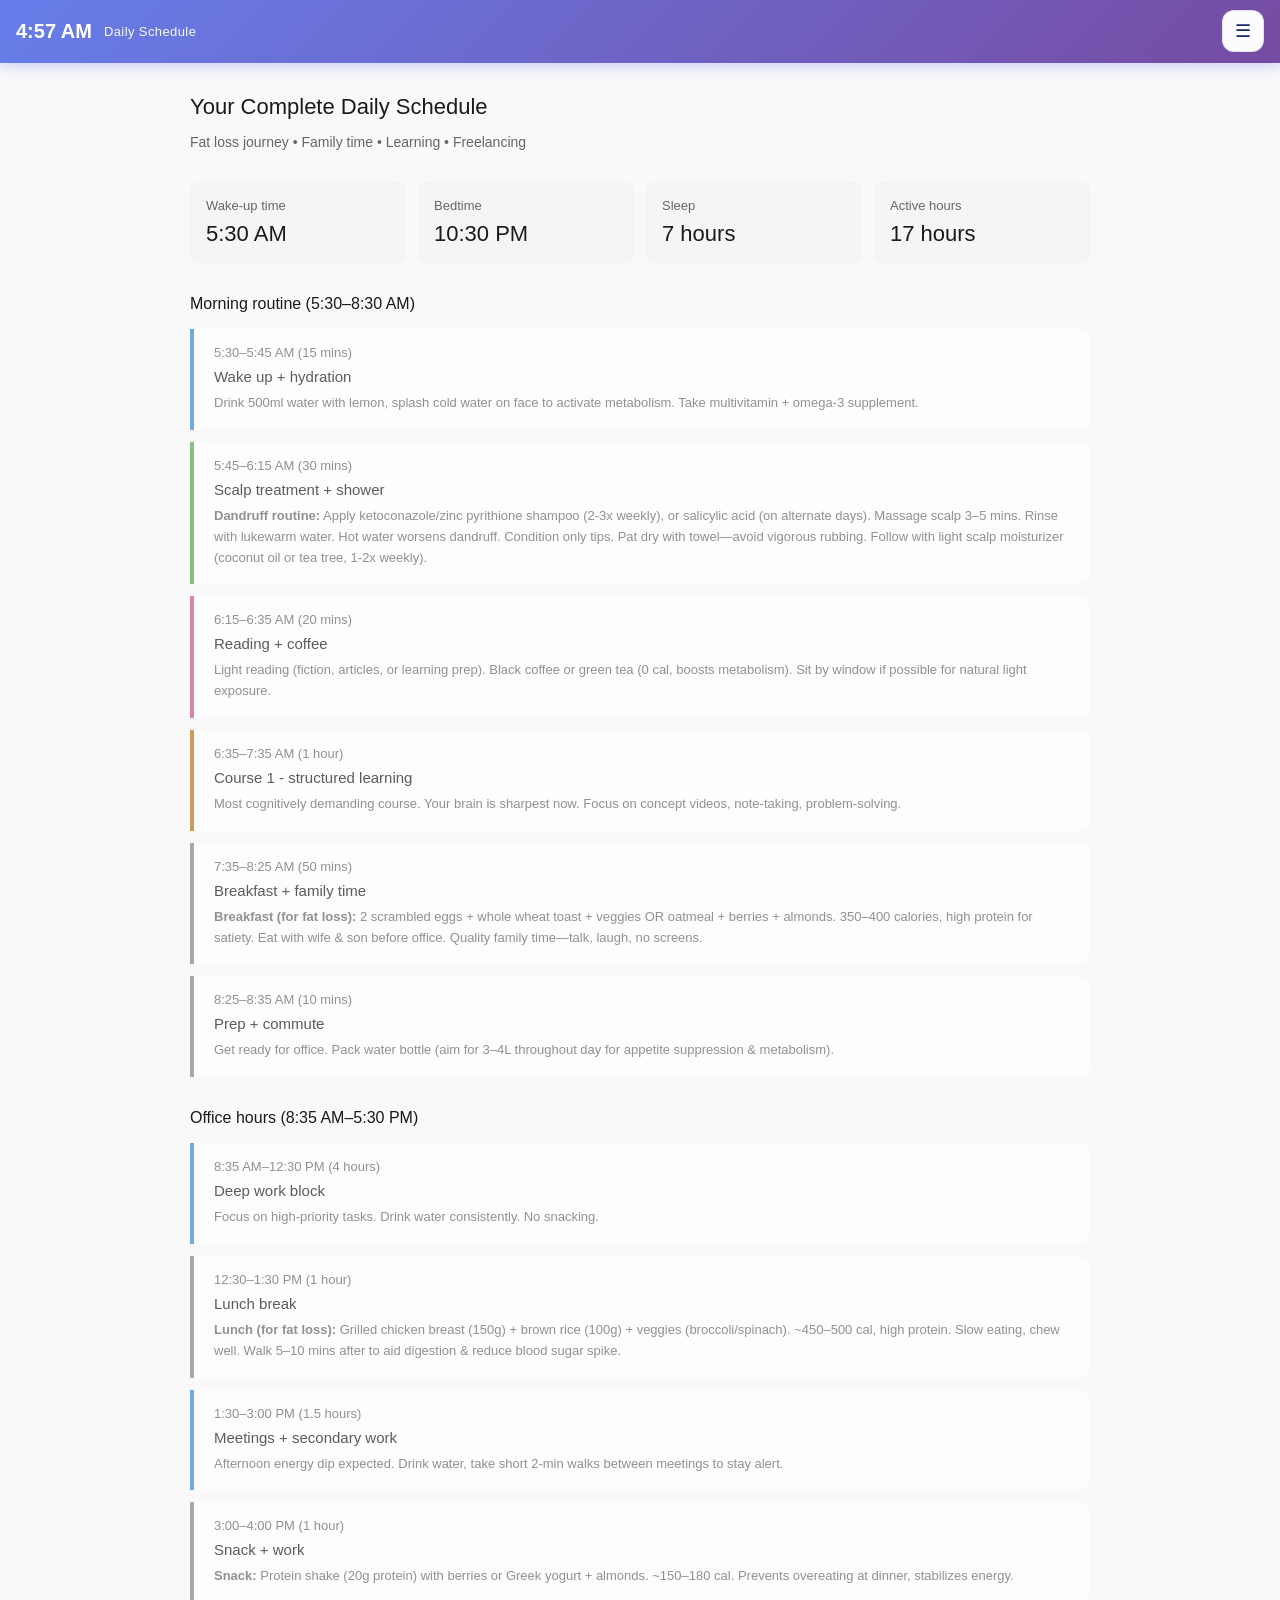
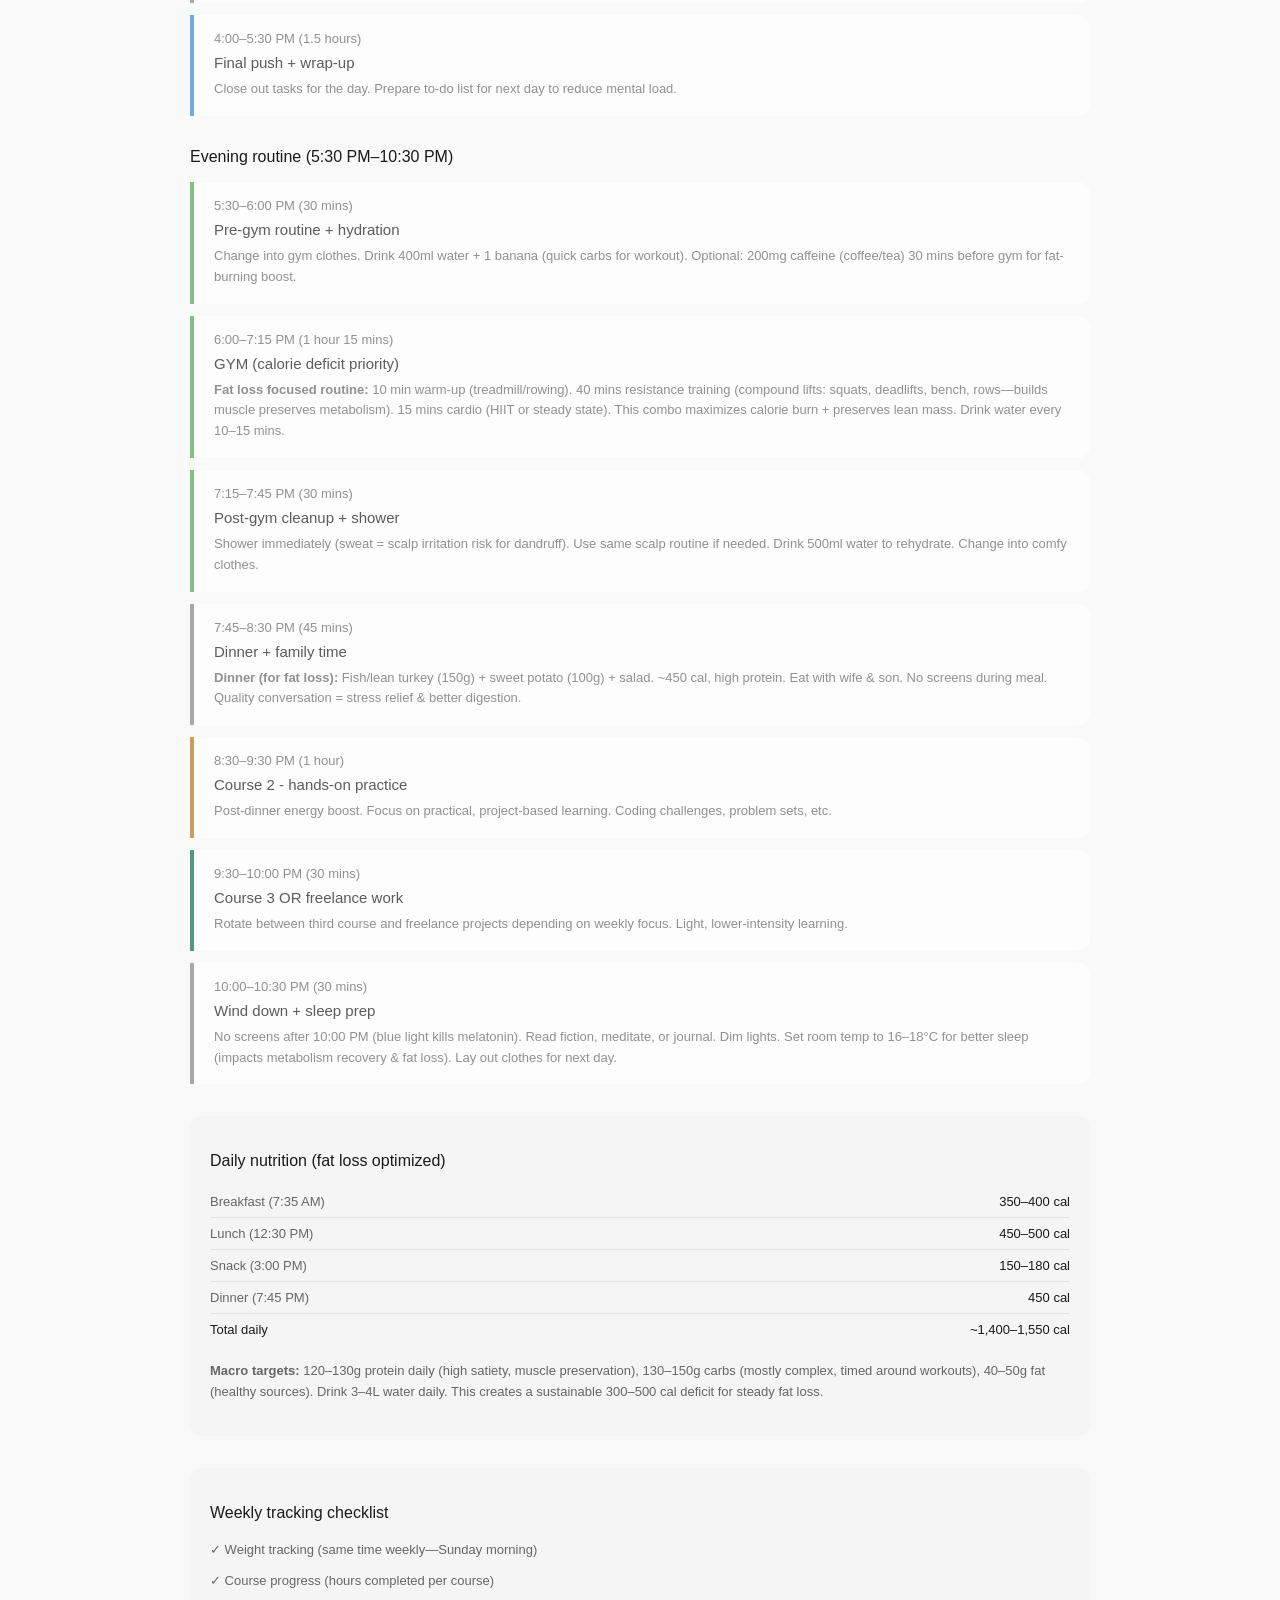
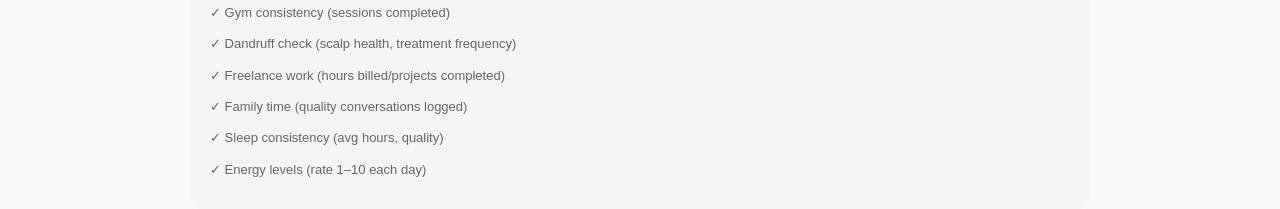
<file: index.html>
<!DOCTYPE html>
<html lang="en">
<head>
    <meta charset="UTF-8">
    <meta name="viewport" content="width=device-width, initial-scale=1.0">
    <title>Daily Schedule Tracker</title>
    <link rel="stylesheet" href="styles.css">
</head>
<body data-page-title="Daily Schedule">

<div class="current-time-display" data-current-task="Daily Schedule">
    <div class="time" id="currentTime">--:-- --</div>
    <div class="activity" id="currentActivity">Loading schedule...</div>
  <button id="menu-toggle" class="menu-toggle" type="button" aria-label="Open menu" onclick="document.querySelector('.site-nav')?.classList.toggle('open')">☰</button>
</div>

<nav class="site-nav">
    <a href="index.html" class="active">Schedule</a>
    <a href="daily-tracker.html">Daily Tracker</a>
    <a href="weekly-summary.html">Weekly Summary</a>
    <a href="course-progress.html">Course Progress</a>
    <a href="fat-loss-tracking.html">Fat Loss Tracking</a>
    <a href="family-time-log.html">Family Time Log</a>
    <a href="freelance-tracker.html">Freelance Tracker</a>
    <a href="health-checklist.html">Health Checklist</a>
    <a href="#" id="settings-nav-link">Settings</a>
</nav>

<div class="page-content">

<h2 style="font-size: 22px; font-weight: 500; margin-bottom: 0.5rem;">Your Complete Daily Schedule</h2>
<p style="font-size: 14px; color: var(--color-text-secondary); margin-bottom: 2rem;">Fat loss journey • Family time • Learning • Freelancing</p>


<!-- Settings Modal -->
<div id="settings-modal" class="modal" style="display: none; position: fixed; top: 0; left: 0; width: 100%; height: 100%; background: rgba(0,0,0,0.6); backdrop-filter: blur(4px); z-index: 1000; animation: fadeIn 0.3s ease-out;">
    <div class="modal-content" style="background: var(--color-background-primary); margin: 2% auto; padding: 0; width: 95%; max-width: 900px; border-radius: var(--border-radius-lg); box-shadow: 0 20px 60px rgba(0,0,0,0.3); max-height: 90%; overflow: hidden; animation: slideIn 0.3s ease-out;">
        <div class="modal-header" style="padding: 1.5rem 2rem; border-bottom: 1px solid var(--color-border-primary); display: flex; justify-content: space-between; align-items: center; background: linear-gradient(135deg, var(--color-background-secondary) 0%, var(--color-background-primary) 100%);">
            <h3 style="margin: 0; font-size: 20px; font-weight: 600; color: var(--color-text-primary);">Schedule Settings</h3>
            <button id="close-modal" style="background: none; border: none; font-size: 28px; cursor: pointer; color: var(--color-text-secondary); transition: color 0.2s; padding: 4px; border-radius: 50%;">&times;</button>
        </div>
        <div class="modal-body" style="padding: 2rem; max-height: 65vh; overflow-y: auto;">
            <div class="tabs" style="display: flex; border-bottom: 2px solid var(--color-border-primary); margin-bottom: 2rem; background: var(--color-background-secondary); border-radius: var(--border-radius-md) var(--border-radius-md) 0 0; padding: 0.5rem; gap: 0.25rem;">
                <button class="tab-btn active" data-tab="config" style="padding: 0.75rem 1.5rem; border: none; background: transparent; color: var(--color-text-secondary); cursor: pointer; border-radius: var(--border-radius-md); transition: all 0.2s; font-weight: 500;">Config</button>
                <button class="tab-btn" data-tab="actions" style="padding: 0.75rem 1.5rem; border: none; background: transparent; color: var(--color-text-secondary); cursor: pointer; border-radius: var(--border-radius-md); transition: all 0.2s; font-weight: 500;">Actions</button>
            </div>
            <div class="tab-content">
                <div id="config-tab" class="tab-pane active">
                    <div style="background: var(--color-background-secondary); padding: 1.5rem; border-radius: var(--border-radius-md); margin-bottom: 1rem;">
                        <h4 style="margin: 0 0 1rem 0; color: var(--color-text-primary); font-size: 16px;">Basic Information</h4>
                        <div class="form-group" style="margin-bottom: 1rem;">
                            <label style="display: block; margin-bottom: 0.5rem; font-weight: 500; color: var(--color-text-primary);">Title:</label>
                            <input type="text" id="config-title" style="width: 100%; padding: 0.75rem; border: 2px solid var(--color-border-primary); border-radius: var(--border-radius-md); font-size: 14px; transition: border-color 0.2s; background: var(--color-background-primary); color: var(--color-text-primary);" placeholder="Enter schedule title">
                        </div>
                        <div class="form-group" style="margin-bottom: 2rem;">
                            <label style="display: block; margin-bottom: 0.5rem; font-weight: 500; color: var(--color-text-primary);">Subtitle:</label>
                            <input type="text" id="config-subtitle" style="width: 100%; padding: 0.75rem; border: 2px solid var(--color-border-primary); border-radius: var(--border-radius-md); font-size: 14px; transition: border-color 0.2s; background: var(--color-background-primary); color: var(--color-text-primary);" placeholder="Enter subtitle">
                        </div>

                        <h4 style="margin: 0 0 1rem 0; color: var(--color-text-primary); font-size: 16px;">Dashboard Statistics</h4>
                        <div id="stats-editor" style="margin-bottom: 2rem;">
                            <!-- Stats will be populated here -->
                        </div>
                        <button id="add-stat" style="margin-bottom: 2rem; padding: 0.75rem 1.5rem; background: linear-gradient(135deg, #28a745 0%, #20c997 100%); color: white; border: none; border-radius: var(--border-radius-md); cursor: pointer; font-weight: 500; transition: transform 0.2s; box-shadow: 0 2px 8px rgba(40, 167, 69, 0.3);">Add Stat</button>

                        <h4 style="margin: 0 0 1rem 0; color: var(--color-text-primary); font-size: 16px;">Schedule Sections</h4>
                        <div id="sections-editor" style="margin-bottom: 2rem;">
                            <!-- Sections will be populated here -->
                        </div>
                        <button id="add-section" style="margin-bottom: 2rem; padding: 0.75rem 1.5rem; background: linear-gradient(135deg, #007acc 0%, #0056b3 100%); color: white; border: none; border-radius: var(--border-radius-md); cursor: pointer; font-weight: 500; transition: transform 0.2s; box-shadow: 0 2px 8px rgba(0, 122, 204, 0.3);">Add Section</button>

                        <h4 style="margin: 0 0 1rem 0; color: var(--color-text-primary); font-size: 16px;">Nutrition Plan</h4>
                        <div class="form-group" style="margin-bottom: 1rem;">
                            <label style="display: block; margin-bottom: 0.5rem; font-weight: 500; color: var(--color-text-primary);">Section Title:</label>
                            <input type="text" id="nutrition-title" style="width: 100%; padding: 0.75rem; border: 2px solid var(--color-border-primary); border-radius: var(--border-radius-md); font-size: 14px; transition: border-color 0.2s; background: var(--color-background-primary); color: var(--color-text-primary);" placeholder="Nutrition section title">
                        </div>
                        <div id="meals-editor" style="margin-bottom: 1rem;">
                            <!-- Meals will be populated here -->
                        </div>
                        <button id="add-meal" style="margin-bottom: 1rem; padding: 0.75rem 1.5rem; background: linear-gradient(135deg, #fd7e14 0%, #e8680d 100%); color: white; border: none; border-radius: var(--border-radius-md); cursor: pointer; font-weight: 500; transition: transform 0.2s; box-shadow: 0 2px 8px rgba(253, 126, 20, 0.3);">Add Meal</button>
                        <div class="form-group" style="margin-bottom: 1rem;">
                            <label style="display: block; margin-bottom: 0.5rem; font-weight: 500; color: var(--color-text-primary);">Total Calories:</label>
                            <input type="text" id="nutrition-total" style="width: 100%; padding: 0.75rem; border: 2px solid var(--color-border-primary); border-radius: var(--border-radius-md); font-size: 14px; transition: border-color 0.2s; background: var(--color-background-primary); color: var(--color-text-primary);" placeholder="Total daily calories">
                        </div>
                        <div class="form-group" style="margin-bottom: 2rem;">
                            <label style="display: block; margin-bottom: 0.5rem; font-weight: 500; color: var(--color-text-primary);">Description:</label>
                            <textarea id="nutrition-description" rows="3" style="width: 100%; padding: 0.75rem; border: 2px solid var(--color-border-primary); border-radius: var(--border-radius-md); font-size: 14px; transition: border-color 0.2s; background: var(--color-background-primary); color: var(--color-text-primary); resize: vertical;" placeholder="Nutrition description and tips"></textarea>
                        </div>

                        <h4 style="margin: 0 0 1rem 0; color: var(--color-text-primary); font-size: 16px;">Daily Checklist</h4>
                        <div class="form-group" style="margin-bottom: 1rem;">
                            <label style="display: block; margin-bottom: 0.5rem; font-weight: 500; color: var(--color-text-primary);">Section Title:</label>
                            <input type="text" id="checklist-title" style="width: 100%; padding: 0.75rem; border: 2px solid var(--color-border-primary); border-radius: var(--border-radius-md); font-size: 14px; transition: border-color 0.2s; background: var(--color-background-primary); color: var(--color-text-primary);" placeholder="Checklist section title">
                        </div>
                        <div id="items-editor">
                            <!-- Items will be populated here -->
                        </div>
                        <button id="add-item" style="margin-top: 1rem; padding: 0.75rem 1.5rem; background: linear-gradient(135deg, #6f42c1 0%, #5a32a3 100%); color: white; border: none; border-radius: var(--border-radius-md); cursor: pointer; font-weight: 500; transition: transform 0.2s; box-shadow: 0 2px 8px rgba(111, 66, 193, 0.3);">Add Item</button>
                    </div>
                </div>




                <div id="actions-tab" class="tab-pane">
                    <div style="background: var(--color-background-secondary); padding: 1.5rem; border-radius: var(--border-radius-md); margin-bottom: 1rem;">
                        <h4 style="margin: 0 0 1rem 0; color: var(--color-text-primary); font-size: 16px;">Configuration Actions</h4>
                        <div style="display: grid; grid-template-columns: repeat(auto-fit, minmax(200px, 1fr)); gap: 1rem;">
                            <button id="download-template" style="padding: 1rem; background: linear-gradient(135deg, #17a2b8 0%, #138496 100%); color: white; border: none; border-radius: var(--border-radius-md); cursor: pointer; font-weight: 500; transition: transform 0.2s; box-shadow: 0 2px 8px rgba(23, 162, 184, 0.3); display: flex; align-items: center; justify-content: center; gap: 0.5rem;">
                                Download Template
                            </button>
                            <button id="export-schedule-config" style="padding: 1rem; background: linear-gradient(135deg, #28a745 0%, #20c997 100%); color: white; border: none; border-radius: var(--border-radius-md); cursor: pointer; font-weight: 500; transition: transform 0.2s; box-shadow: 0 2px 8px rgba(40, 167, 69, 0.3); display: flex; align-items: center; justify-content: center; gap: 0.5rem;">
                                Export Config
                            </button>
                            <label for="import-schedule-config" style="padding: 1rem; background: linear-gradient(135deg, #fd7e14 0%, #e8680d 100%); color: white; border-radius: var(--border-radius-md); cursor: pointer; font-weight: 500; transition: transform 0.2s; box-shadow: 0 2px 8px rgba(253, 126, 20, 0.3); display: flex; align-items: center; justify-content: center; gap: 0.5rem; margin: 0;">
                                Import Config
                            </label>
                            <input type="file" id="import-schedule-config" accept=".json" style="display: none;">
                        </div>
                        <div style="margin-top: 1.5rem; padding: 1rem; background: var(--color-background-primary); border-radius: var(--border-radius-md); border: 1px solid var(--color-border-primary);">
                            <h5 style="margin: 0 0 0.5rem 0; color: var(--color-text-primary); font-size: 14px;">Tips</h5>
                            <ul style="margin: 0; padding-left: 1.2rem; color: var(--color-text-secondary); font-size: 13px; line-height: 1.6;">
                                <li>Download the template to share with others or start fresh</li>
                                <li>Export your current config to backup or transfer</li>
                                <li>Import a config file to load someone else's setup</li>
                                <li>All changes are applied immediately when you save</li>
                            </ul>
                        </div>
                    </div>
                </div>
            </div>
        </div>
        <div class="modal-footer" style="padding: 1.5rem 2rem; border-top: 1px solid var(--color-border-primary); display: flex; justify-content: space-between; align-items: center; background: var(--color-background-secondary);">
            <div style="font-size: 13px; color: var(--color-text-secondary);">
                💾 Changes are saved to browser memory
            </div>
            <div style="display: flex; gap: 0.75rem;">
                <button id="reset-settings" style="padding: 0.75rem 1.5rem; background: #dc3545; color: white; border: none; border-radius: var(--border-radius-md); cursor: pointer; font-weight: 500; transition: transform 0.2s;">Reset</button>
                <button id="save-settings" style="padding: 0.75rem 1.5rem; background: linear-gradient(135deg, #007acc 0%, #0056b3 100%); color: white; border: none; border-radius: var(--border-radius-md); cursor: pointer; font-weight: 500; transition: transform 0.2s; box-shadow: 0 2px 8px rgba(0, 122, 204, 0.3);">Save Changes</button>
            </div>
        </div>
    </div>
</div>

<!-- Content will be generated dynamically -->

</div>

<script src="script.js"></script>

<script>
let currentScheduleConfig = null;

function populateModal(config) {
    // General tab
    document.getElementById('config-title').value = config.title || '';
    document.getElementById('config-subtitle').value = config.subtitle || '';

    // Stats tab
    const statsEditor = document.getElementById('stats-editor');
    statsEditor.innerHTML = '';
    (config.stats || []).forEach((stat, index) => {
        const statDiv = document.createElement('div');
        statDiv.className = 'stat-item';
        statDiv.style.cssText = 'display: flex; gap: 0.5rem; margin-bottom: 0.5rem; align-items: center;';
        statDiv.innerHTML = `
            <input type="text" placeholder="Label" value="${stat.label || ''}" style="flex: 1; padding: 0.5rem; border: 1px solid var(--color-border-primary); border-radius: 4px;">
            <input type="text" placeholder="Value" value="${stat.value || ''}" style="flex: 1; padding: 0.5rem; border: 1px solid var(--color-border-primary); border-radius: 4px;">
            <button class="remove-stat" data-index="${index}" style="padding: 0.5rem; background: #dc3545; color: white; border: none; border-radius: 4px; cursor: pointer;">Remove</button>
        `;
        statsEditor.appendChild(statDiv);
    });

    // Schedule tab
    const sectionsEditor = document.getElementById('sections-editor');
    sectionsEditor.innerHTML = '';
    (config.sections || []).forEach((section, sectionIndex) => {
        const sectionDiv = document.createElement('div');
        sectionDiv.className = 'section-item';
        sectionDiv.style.cssText = 'border: 1px solid var(--color-border-primary); border-radius: 4px; padding: 1rem; margin-bottom: 1rem;';
        sectionDiv.innerHTML = `
            <div style="display: flex; justify-content: space-between; align-items: center; margin-bottom: 1rem;">
                <input type="text" placeholder="Section Title" value="${section.title || ''}" style="flex: 1; padding: 0.5rem; border: 1px solid var(--color-border-primary); border-radius: 4px;">
                <button class="remove-section" data-index="${sectionIndex}" style="margin-left: 0.5rem; padding: 0.5rem; background: #dc3545; color: white; border: none; border-radius: 4px; cursor: pointer;">Remove Section</button>
            </div>
            <div class="items-container">
                ${(section.items || []).map((item, itemIndex) => `
                    <div class="item-item" style="border: 1px solid var(--color-border-secondary); border-radius: 4px; padding: 0.5rem; margin-bottom: 0.5rem;">
                        <div style="display: grid; grid-template-columns: 1fr 1fr 1fr auto; gap: 0.5rem; margin-bottom: 0.5rem;">
                            <input type="text" placeholder="Time" value="${item.time || ''}" style="padding: 0.5rem; border: 1px solid var(--color-border-primary); border-radius: 4px;">
                            <input type="text" placeholder="Title" value="${item.title || ''}" style="padding: 0.5rem; border: 1px solid var(--color-border-primary); border-radius: 4px;">
                            <input type="text" placeholder="Start (HHMM)" value="${item.start || ''}" style="padding: 0.5rem; border: 1px solid var(--color-border-primary); border-radius: 4px;">
                            <button class="remove-item" data-section="${sectionIndex}" data-item="${itemIndex}" style="padding: 0.5rem; background: #dc3545; color: white; border: none; border-radius: 4px; cursor: pointer;">Remove</button>
                        </div>
                        <textarea placeholder="Description" rows="2" style="width: 100%; padding: 0.5rem; border: 1px solid var(--color-border-primary); border-radius: 4px;">${item.description || ''}</textarea>
                    </div>
                `).join('')}
            </div>
            <button class="add-item-to-section" data-section="${sectionIndex}" style="margin-top: 0.5rem; padding: 0.5rem 1rem; background: #28a745; color: white; border: none; border-radius: 4px; cursor: pointer;">Add Item</button>
        `;
        sectionsEditor.appendChild(sectionDiv);
    });

    // Nutrition tab
    document.getElementById('nutrition-title').value = config.nutrition?.title || '';
    const mealsEditor = document.getElementById('meals-editor');
    mealsEditor.innerHTML = '';
    (config.nutrition?.meals || []).forEach((meal, index) => {
        const mealDiv = document.createElement('div');
        mealDiv.className = 'meal-item';
        mealDiv.style.cssText = 'display: flex; gap: 0.5rem; margin-bottom: 0.5rem; align-items: center;';
        mealDiv.innerHTML = `
            <input type="text" placeholder="Meal" value="${meal.meal || ''}" style="flex: 1; padding: 0.5rem; border: 1px solid var(--color-border-primary); border-radius: 4px;">
            <input type="text" placeholder="Calories" value="${meal.calories || ''}" style="flex: 1; padding: 0.5rem; border: 1px solid var(--color-border-primary); border-radius: 4px;">
            <button class="remove-meal" data-index="${index}" style="padding: 0.5rem; background: #dc3545; color: white; border: none; border-radius: 4px; cursor: pointer;">Remove</button>
        `;
        mealsEditor.appendChild(mealDiv);
    });
    document.getElementById('nutrition-total').value = config.nutrition?.total || '';
    document.getElementById('nutrition-description').value = config.nutrition?.description || '';

    // Checklist tab
    document.getElementById('checklist-title').value = config.checklist?.title || '';
    const itemsEditor = document.getElementById('items-editor');
    itemsEditor.innerHTML = '';
    (config.checklist?.items || []).forEach((item, index) => {
        const itemDiv = document.createElement('div');
        itemDiv.className = 'checklist-item';
        itemDiv.style.cssText = 'display: flex; gap: 0.5rem; margin-bottom: 0.5rem; align-items: center;';
        itemDiv.innerHTML = `
            <input type="text" placeholder="Item" value="${item || ''}" style="flex: 1; padding: 0.5rem; border: 1px solid var(--color-border-primary); border-radius: 4px;">
            <button class="remove-checklist-item" data-index="${index}" style="padding: 0.5rem; background: #dc3545; color: white; border: none; border-radius: 4px; cursor: pointer;">Remove</button>
        `;
        itemsEditor.appendChild(itemDiv);
    });
}

function collectModalData() {
    const config = {
        title: document.getElementById('config-title').value,
        subtitle: document.getElementById('config-subtitle').value,
        stats: [],
        sections: [],
        nutrition: {
            title: document.getElementById('nutrition-title').value,
            meals: [],
            total: document.getElementById('nutrition-total').value,
            description: document.getElementById('nutrition-description').value
        },
        checklist: {
            title: document.getElementById('checklist-title').value,
            items: []
        }
    };

    // Collect stats
    document.querySelectorAll('#stats-editor .stat-item').forEach(item => {
        const inputs = item.querySelectorAll('input');
        if (inputs[0].value || inputs[1].value) {
            config.stats.push({
                label: inputs[0].value,
                value: inputs[1].value
            });
        }
    });

    // Collect sections
    document.querySelectorAll('#sections-editor .section-item').forEach(sectionDiv => {
        const titleInput = sectionDiv.querySelector('input[placeholder="Section Title"]');
        const items = [];
        sectionDiv.querySelectorAll('.item-item').forEach(itemDiv => {
            const inputs = itemDiv.querySelectorAll('input');
            const textarea = itemDiv.querySelector('textarea');
            if (inputs[0].value || inputs[1].value) {
                items.push({
                    time: inputs[0].value,
                    title: inputs[1].value,
                    start: inputs[2].value,
                    end: '', // We'll need to calculate or leave empty
                    description: textarea.value,
                    color: '#378ADD' // Default color
                });
            }
        });
        if (titleInput.value || items.length > 0) {
            config.sections.push({
                title: titleInput.value,
                items: items
            });
        }
    });

    // Collect meals
    document.querySelectorAll('#meals-editor .meal-item').forEach(item => {
        const inputs = item.querySelectorAll('input');
        if (inputs[0].value || inputs[1].value) {
            config.nutrition.meals.push({
                meal: inputs[0].value,
                calories: inputs[1].value
            });
        }
    });

    // Collect checklist items
    document.querySelectorAll('#items-editor .checklist-item input').forEach(input => {
        if (input.value) {
            config.checklist.items.push(input.value);
        }
    });

    return config;
}

// Attach hamburger menu behavior early
const menuToggle = document.getElementById('menu-toggle');
const siteNav = document.querySelector('.site-nav');
if (menuToggle && siteNav) {
    menuToggle.addEventListener('click', () => {
        siteNav.classList.toggle('open');
    });
}

(async () => {
    currentScheduleConfig = await loadTrackerConfig('schedule-config.json');
    if (currentScheduleConfig) {
        generateSchedulePage(currentScheduleConfig);
        updateSchedule();
    }

    // Modal functionality
    const modal = document.getElementById('settings-modal');
    const closeBtn = document.getElementById('close-modal');
    const saveBtn = document.getElementById('save-settings');
    const resetBtn = document.getElementById('reset-settings');

    closeBtn.addEventListener('click', () => {
        modal.style.display = 'none';
    });

    window.addEventListener('click', (event) => {
        if (event.target === modal) {
            modal.style.display = 'none';
        }
    });

    // Download template
    document.getElementById('download-template').addEventListener('click', async () => {
        try {
            const response = await fetch('schedule-template.json');
            const template = await response.json();
            const dataStr = JSON.stringify(template, null, 2);
            const dataUri = 'data:application/json;charset=utf-8,'+ encodeURIComponent(dataStr);
            const linkElement = document.createElement('a');
            linkElement.setAttribute('href', dataUri);
            linkElement.setAttribute('download', 'schedule-template.json');
            linkElement.click();
        } catch (error) {
            alert('Failed to load template');
        }
    });

    // Tab switching
    document.querySelectorAll('.tab-btn').forEach(btn => {
        btn.addEventListener('click', () => {
            document.querySelectorAll('.tab-btn').forEach(b => b.classList.remove('active'));
            document.querySelectorAll('.tab-pane').forEach(p => p.classList.remove('active'));
            btn.classList.add('active');
            document.getElementById(btn.dataset.tab + '-tab').classList.add('active');
        });
    });

    document.getElementById('settings-nav-link').addEventListener('click', (event) => {
        event.preventDefault();
        if (currentScheduleConfig) {
            populateModal(currentScheduleConfig);
        }
        siteNav.classList.remove('open');
        modal.style.display = 'block';
    });

    document.querySelectorAll('.site-nav a').forEach(link => {
        if (link.id !== 'settings-nav-link') {
            link.addEventListener('click', () => {
                siteNav.classList.remove('open');
            });
        }
    });

    // Add/Remove handlers
    document.addEventListener('click', (event) => {
        if (event.target.id === 'add-stat') {
            const statsEditor = document.getElementById('stats-editor');
            const statDiv = document.createElement('div');
            statDiv.className = 'stat-item';
            statDiv.style.cssText = 'display: flex; gap: 0.5rem; margin-bottom: 0.5rem; align-items: center;';
            statDiv.innerHTML = `
                <input type="text" placeholder="Label" style="flex: 1; padding: 0.5rem; border: 1px solid var(--color-border-primary); border-radius: 4px;">
                <input type="text" placeholder="Value" style="flex: 1; padding: 0.5rem; border: 1px solid var(--color-border-primary); border-radius: 4px;">
                <button class="remove-stat" style="padding: 0.5rem; background: #dc3545; color: white; border: none; border-radius: 4px; cursor: pointer;">Remove</button>
            `;
            statsEditor.appendChild(statDiv);
        } else if (event.target.classList.contains('remove-stat')) {
            event.target.closest('.stat-item').remove();
        } else if (event.target.id === 'add-section') {
            const sectionsEditor = document.getElementById('sections-editor');
            const sectionDiv = document.createElement('div');
            sectionDiv.className = 'section-item';
            sectionDiv.style.cssText = 'border: 1px solid var(--color-border-primary); border-radius: 4px; padding: 1rem; margin-bottom: 1rem;';
            sectionDiv.innerHTML = `
                <div style="display: flex; justify-content: space-between; align-items: center; margin-bottom: 1rem;">
                    <input type="text" placeholder="Section Title" style="flex: 1; padding: 0.5rem; border: 1px solid var(--color-border-primary); border-radius: 4px;">
                    <button class="remove-section" style="margin-left: 0.5rem; padding: 0.5rem; background: #dc3545; color: white; border: none; border-radius: 4px; cursor: pointer;">Remove Section</button>
                </div>
                <div class="items-container"></div>
                <button class="add-item-to-section" style="margin-top: 0.5rem; padding: 0.5rem 1rem; background: #28a745; color: white; border: none; border-radius: 4px; cursor: pointer;">Add Item</button>
            `;
            sectionsEditor.appendChild(sectionDiv);
        } else if (event.target.classList.contains('remove-section')) {
            event.target.closest('.section-item').remove();
        } else if (event.target.classList.contains('add-item-to-section')) {
            const sectionDiv = event.target.closest('.section-item');
            const itemsContainer = sectionDiv.querySelector('.items-container');
            const itemDiv = document.createElement('div');
            itemDiv.className = 'item-item';
            itemDiv.style.cssText = 'border: 1px solid var(--color-border-secondary); border-radius: 4px; padding: 0.5rem; margin-bottom: 0.5rem;';
            itemDiv.innerHTML = `
                <div style="display: grid; grid-template-columns: 1fr 1fr 1fr auto; gap: 0.5rem; margin-bottom: 0.5rem;">
                    <input type="text" placeholder="Time" style="padding: 0.5rem; border: 1px solid var(--color-border-primary); border-radius: 4px;">
                    <input type="text" placeholder="Title" style="padding: 0.5rem; border: 1px solid var(--color-border-primary); border-radius: 4px;">
                    <input type="text" placeholder="Start (HHMM)" style="padding: 0.5rem; border: 1px solid var(--color-border-primary); border-radius: 4px;">
                    <button class="remove-item" style="padding: 0.5rem; background: #dc3545; color: white; border: none; border-radius: 4px; cursor: pointer;">Remove</button>
                </div>
                <textarea placeholder="Description" rows="2" style="width: 100%; padding: 0.5rem; border: 1px solid var(--color-border-primary); border-radius: 4px;"></textarea>
            `;
            itemsContainer.appendChild(itemDiv);
        } else if (event.target.classList.contains('remove-item')) {
            event.target.closest('.item-item').remove();
        } else if (event.target.id === 'add-meal') {
            const mealsEditor = document.getElementById('meals-editor');
            const mealDiv = document.createElement('div');
            mealDiv.className = 'meal-item';
            mealDiv.style.cssText = 'display: flex; gap: 0.5rem; margin-bottom: 0.5rem; align-items: center;';
            mealDiv.innerHTML = `
                <input type="text" placeholder="Meal" style="flex: 1; padding: 0.5rem; border: 1px solid var(--color-border-primary); border-radius: 4px;">
                <input type="text" placeholder="Calories" style="flex: 1; padding: 0.5rem; border: 1px solid var(--color-border-primary); border-radius: 4px;">
                <button class="remove-meal" style="padding: 0.5rem; background: #dc3545; color: white; border: none; border-radius: 4px; cursor: pointer;">Remove</button>
            `;
            mealsEditor.appendChild(mealDiv);
        } else if (event.target.classList.contains('remove-meal')) {
            event.target.closest('.meal-item').remove();
        } else if (event.target.id === 'add-item') {
            const itemsEditor = document.getElementById('items-editor');
            const itemDiv = document.createElement('div');
            itemDiv.className = 'checklist-item';
            itemDiv.style.cssText = 'display: flex; gap: 0.5rem; margin-bottom: 0.5rem; align-items: center;';
            itemDiv.innerHTML = `
                <input type="text" placeholder="Item" style="flex: 1; padding: 0.5rem; border: 1px solid var(--color-border-primary); border-radius: 4px;">
                <button class="remove-checklist-item" style="padding: 0.5rem; background: #dc3545; color: white; border: none; border-radius: 4px; cursor: pointer;">Remove</button>
            `;
            itemsEditor.appendChild(itemDiv);
        } else if (event.target.classList.contains('remove-checklist-item')) {
            event.target.closest('.checklist-item').remove();
        }
    });

    saveBtn.addEventListener('click', () => {
        const newConfig = collectModalData();
        currentScheduleConfig = newConfig;
        // Regenerate the page
        const pageContent = document.querySelector('.page-content');
        const h2 = pageContent.querySelector('h2');
        const p = pageContent.querySelector('p');
        const controls = pageContent.querySelector('.config-controls');
        pageContent.innerHTML = '';
        pageContent.appendChild(h2);
        pageContent.appendChild(p);
        pageContent.appendChild(controls);
        generateSchedulePage(currentScheduleConfig);
        updateSchedule();
        modal.style.display = 'none';
    });

    resetBtn.addEventListener('click', () => {
        if (confirm('Are you sure you want to reset to default? This will reload the original config.')) {
            location.reload();
        }
    });

    // Export config
    document.getElementById('export-schedule-config').addEventListener('click', () => {
        if (!currentScheduleConfig) return;
        const dataStr = JSON.stringify(currentScheduleConfig, null, 2);
        const dataUri = 'data:application/json;charset=utf-8,'+ encodeURIComponent(dataStr);
        const exportFileDefaultName = 'schedule-config.json';
        const linkElement = document.createElement('a');
        linkElement.setAttribute('href', dataUri);
        linkElement.setAttribute('download', exportFileDefaultName);
        linkElement.click();
    });

    // Import config
    document.getElementById('import-schedule-config').addEventListener('change', (event) => {
        const file = event.target.files[0];
        if (!file) return;
        const reader = new FileReader();
        reader.onload = (e) => {
            try {
                const newConfig = JSON.parse(e.target.result);
                currentScheduleConfig = newConfig;
                // Clear existing content except title and controls
                const pageContent = document.querySelector('.page-content');
                const h2 = pageContent.querySelector('h2');
                const p = pageContent.querySelector('p');
                const controls = pageContent.querySelector('.config-controls');
                pageContent.innerHTML = '';
                pageContent.appendChild(h2);
                pageContent.appendChild(p);
                pageContent.appendChild(controls);
                generateSchedulePage(currentScheduleConfig);
                updateSchedule();
            } catch (error) {
                alert('Invalid JSON file');
            }
        };
        reader.readAsText(file);
    });
})();
</script>
</body>
</html>
</file>
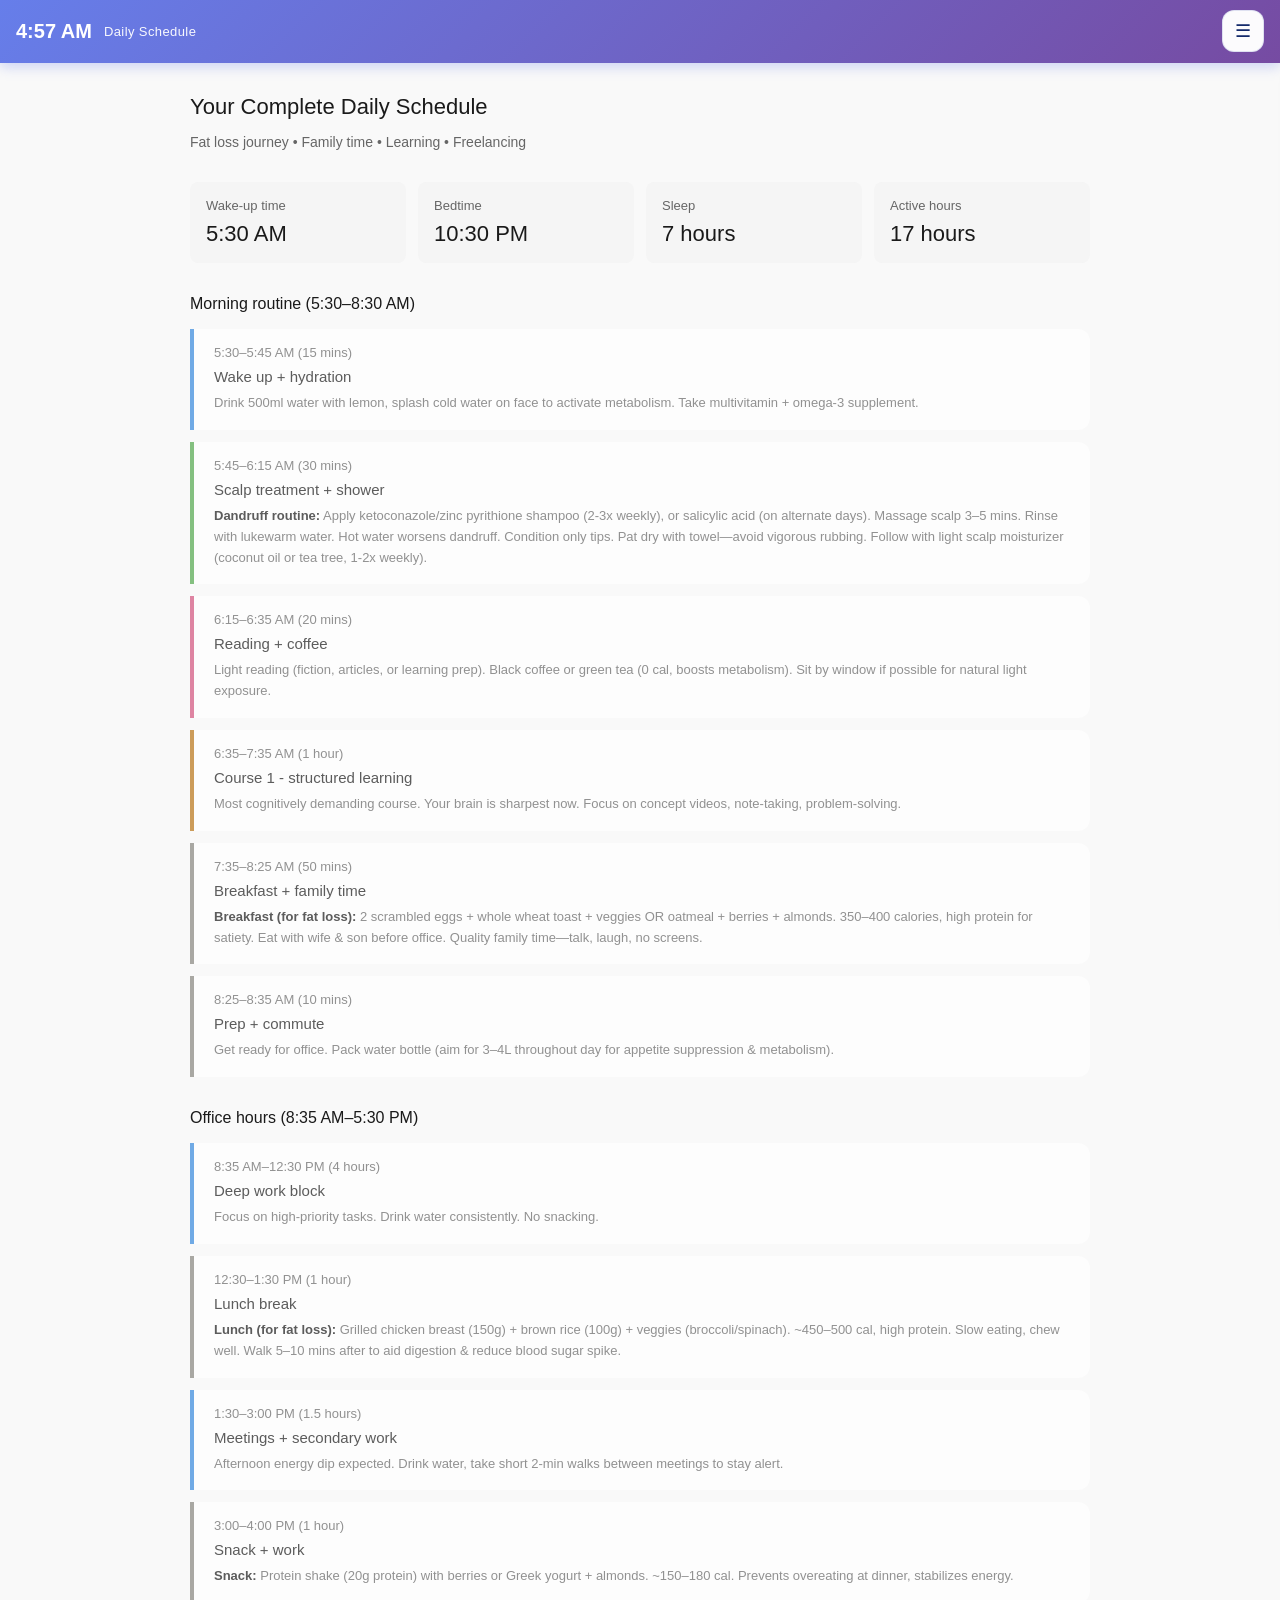
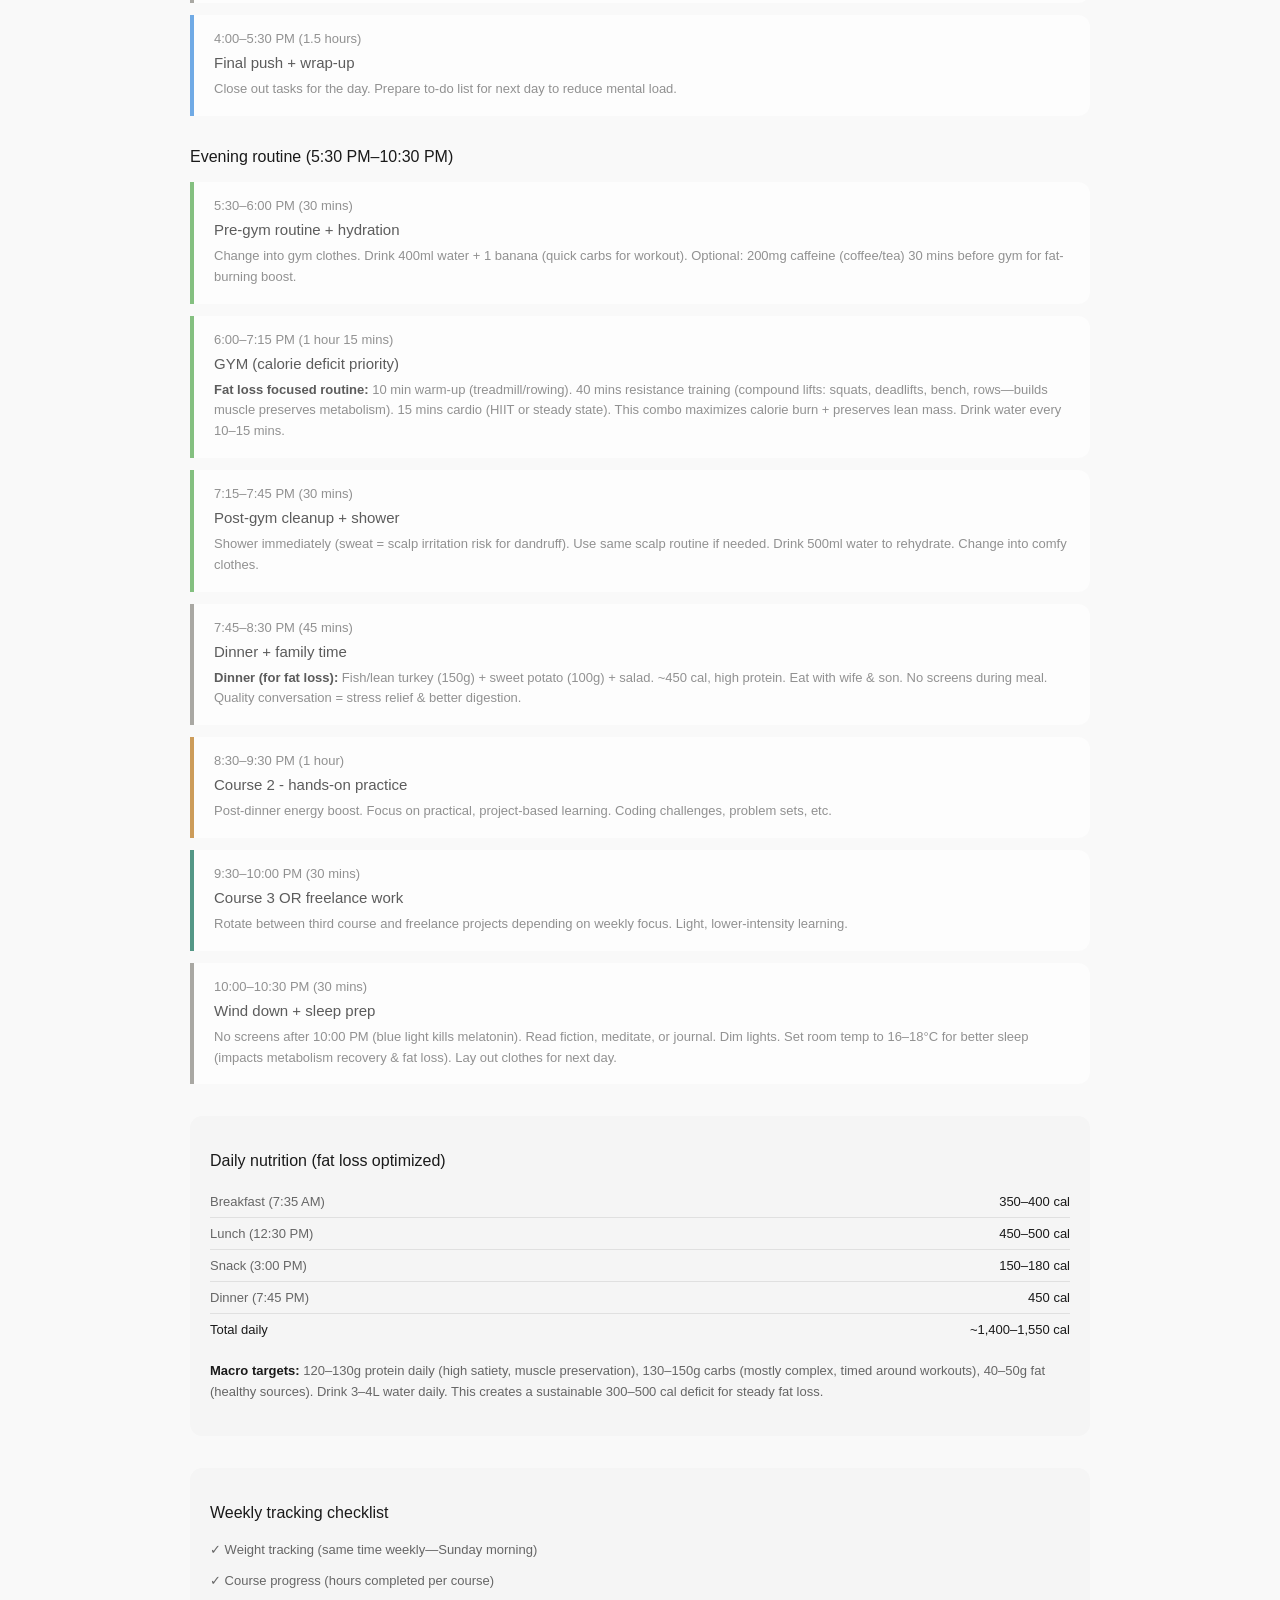
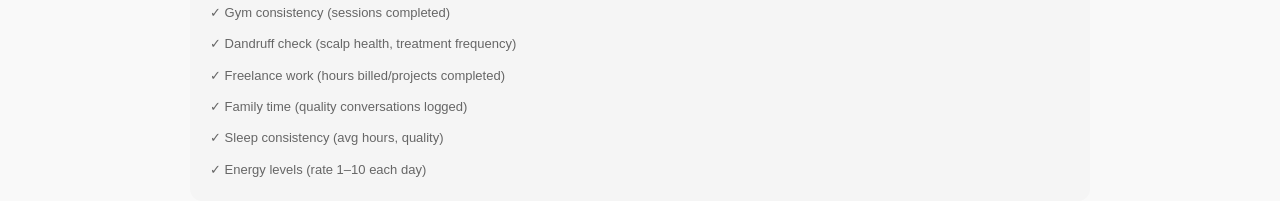
<file: comprehensive_daily_schedule.html>
<!DOCTYPE html>
<html lang="en">
<head>
    <meta charset="UTF-8">
    <meta name="viewport" content="width=device-width, initial-scale=1.0">
    <title>Daily Schedule Tracker</title>
    <link rel="stylesheet" href="styles.css">
</head>
<body data-page-title="Daily Schedule">

<div class="current-time-display" data-current-task="Daily Schedule">
    <div class="time" id="currentTime">--:-- --</div>
    <div class="activity" id="currentActivity">Loading schedule...</div>
  <button class="menu-toggle" type="button" aria-label="Open menu">☰</button>
</div>

<nav class="site-nav">
    <a href="index.html">Schedule</a>
    <a href="daily-tracker.html">Daily Tracker</a>
    <a href="weekly-summary.html">Weekly Summary</a>
    <a href="course-progress.html">Course Progress</a>
    <a href="fat-loss-tracking.html">Fat Loss Tracking</a>
    <a href="family-time-log.html">Family Time Log</a>
    <a href="freelance-tracker.html">Freelance Tracker</a>
    <a href="health-checklist.html">Health Checklist</a>
</nav>

<div class="page-content">

<h2 style="font-size: 22px; font-weight: 500; margin-bottom: 0.5rem;">Your Complete Daily Schedule</h2>
<p style="font-size: 14px; color: var(--color-text-secondary); margin-bottom: 2rem;">Fat loss journey • Family time • Learning • Freelancing</p>

<div style="display: grid; grid-template-columns: repeat(auto-fit, minmax(200px, 1fr)); gap: 12px; margin-bottom: 2rem;">
  <div style="background: var(--color-background-secondary); border-radius: var(--border-radius-md); padding: 1rem;">
    <div style="font-size: 13px; color: var(--color-text-secondary); margin-bottom: 0.5rem;">Wake-up time</div>
    <div style="font-size: 22px; font-weight: 500;">5:30 AM</div>
  </div>
  <div style="background: var(--color-background-secondary); border-radius: var(--border-radius-md); padding: 1rem;">
    <div style="font-size: 13px; color: var(--color-text-secondary); margin-bottom: 0.5rem;">Bedtime</div>
    <div style="font-size: 22px; font-weight: 500;">10:30 PM</div>
  </div>
  <div style="background: var(--color-background-secondary); border-radius: var(--border-radius-md); padding: 1rem;">
    <div style="font-size: 13px; color: var(--color-text-secondary); margin-bottom: 0.5rem;">Sleep</div>
    <div style="font-size: 22px; font-weight: 500;">7 hours</div>
  </div>
  <div style="background: var(--color-background-secondary); border-radius: var(--border-radius-md); padding: 1rem;">
    <div style="font-size: 13px; color: var(--color-text-secondary); margin-bottom: 0.5rem;">Active hours</div>
    <div style="font-size: 22px; font-weight: 500;">17 hours</div>
  </div>
</div>

<div style="margin-bottom: 2rem;">
  <h3 style="font-size: 16px; font-weight: 500; margin-bottom: 1rem;">Morning routine (5:30–8:30 AM)</h3>
  
  <div class="schedule-item" data-start="530" data-end="545" style="background: var(--color-background-primary); border-left: 4px solid #378ADD; border-radius: var(--border-radius-lg); border-top-left-radius: 0; border-bottom-left-radius: 0; padding: 1rem 1.25rem; margin-bottom: 0.75rem;">
    <div style="font-size: 13px; color: var(--color-text-secondary); font-weight: 500; margin-bottom: 0.5rem;">5:30–5:45 AM (15 mins)</div>
    <div style="font-size: 15px; font-weight: 500; margin-bottom: 0.5rem;">Wake up + hydration</div>
    <div style="font-size: 13px; color: var(--color-text-secondary); line-height: 1.6;">Drink 500ml water with lemon, splash cold water on face to activate metabolism. Take multivitamin + omega-3 supplement.</div>
  </div>

  <div class="schedule-item" data-start="545" data-end="615" style="background: var(--color-background-primary); border-left: 4px solid #54A94D; border-radius: var(--border-radius-lg); border-top-left-radius: 0; border-bottom-left-radius: 0; padding: 1rem 1.25rem; margin-bottom: 0.75rem;">
    <div style="font-size: 13px; color: var(--color-text-secondary); font-weight: 500; margin-bottom: 0.5rem;">5:45–6:15 AM (30 mins)</div>
    <div style="font-size: 15px; font-weight: 500; margin-bottom: 0.5rem;">Scalp treatment + shower</div>
    <div style="font-size: 13px; color: var(--color-text-secondary); line-height: 1.6;"><strong style="color: var(--color-text-primary);">Dandruff routine:</strong> Apply ketoconazole/zinc pyrithione shampoo (2-3x weekly), or salicylic acid (on alternate days). Massage scalp 3–5 mins. Rinse with lukewarm water. Hot water worsens dandruff. Condition only tips. Pat dry with towel—avoid vigorous rubbing. Follow with light scalp moisturizer (coconut oil or tea tree, 1-2x weekly).</div>
  </div>

  <div class="schedule-item" data-start="615" data-end="635" style="background: var(--color-background-primary); border-left: 4px solid #D4537E; border-radius: var(--border-radius-lg); border-top-left-radius: 0; border-bottom-left-radius: 0; padding: 1rem 1.25rem; margin-bottom: 0.75rem;">
    <div style="font-size: 13px; color: var(--color-text-secondary); font-weight: 500; margin-bottom: 0.5rem;">6:15–6:35 AM (20 mins)</div>
    <div style="font-size: 15px; font-weight: 500; margin-bottom: 0.5rem;">Reading + coffee</div>
    <div style="font-size: 13px; color: var(--color-text-secondary); line-height: 1.6;">Light reading (fiction, articles, or learning prep). Black coffee or green tea (0 cal, boosts metabolism). Sit by window if possible for natural light exposure.</div>
  </div>

  <div class="schedule-item" data-start="635" data-end="735" style="background: var(--color-background-primary); border-left: 4px solid #BA7517; border-radius: var(--border-radius-lg); border-top-left-radius: 0; border-bottom-left-radius: 0; padding: 1rem 1.25rem; margin-bottom: 0.75rem;">
    <div style="font-size: 13px; color: var(--color-text-secondary); font-weight: 500; margin-bottom: 0.5rem;">6:35–7:35 AM (1 hour)</div>
    <div style="font-size: 15px; font-weight: 500; margin-bottom: 0.5rem;">Course 1 - structured learning</div>
    <div style="font-size: 13px; color: var(--color-text-secondary); line-height: 1.6;">Most cognitively demanding course. Your brain is sharpest now. Focus on concept videos, note-taking, problem-solving.</div>
  </div>

  <div class="schedule-item" data-start="735" data-end="825" style="background: var(--color-background-primary); border-left: 4px solid #888780; border-radius: var(--border-radius-lg); border-top-left-radius: 0; border-bottom-left-radius: 0; padding: 1rem 1.25rem; margin-bottom: 0.75rem;">
    <div style="font-size: 13px; color: var(--color-text-secondary); font-weight: 500; margin-bottom: 0.5rem;">7:35–8:25 AM (50 mins)</div>
    <div style="font-size: 15px; font-weight: 500; margin-bottom: 0.5rem;">Breakfast + family time</div>
    <div style="font-size: 13px; color: var(--color-text-secondary); line-height: 1.6;"><strong style="color: var(--color-text-primary);">Breakfast (for fat loss):</strong> 2 scrambled eggs + whole wheat toast + veggies OR oatmeal + berries + almonds. 350–400 calories, high protein for satiety. Eat with wife & son before office. Quality family time—talk, laugh, no screens.</div>
  </div>

  <div class="schedule-item" data-start="825" data-end="835" style="background: var(--color-background-primary); border-left: 4px solid #888780; border-radius: var(--border-radius-lg); border-top-left-radius: 0; border-bottom-left-radius: 0; padding: 1rem 1.25rem;">
    <div style="font-size: 13px; color: var(--color-text-secondary); font-weight: 500; margin-bottom: 0.5rem;">8:25–8:35 AM (10 mins)</div>
    <div style="font-size: 15px; font-weight: 500; margin-bottom: 0.5rem;">Prep + commute</div>
    <div style="font-size: 13px; color: var(--color-text-secondary); line-height: 1.6;">Get ready for office. Pack water bottle (aim for 3–4L throughout day for appetite suppression & metabolism).</div>
  </div>
</div>

<div style="margin-bottom: 2rem;">
  <h3 style="font-size: 16px; font-weight: 500; margin-bottom: 1rem;">Office hours (8:35 AM–5:30 PM)</h3>
  
  <div class="schedule-item" data-start="835" data-end="1230" style="background: var(--color-background-primary); border-left: 4px solid #378ADD; border-radius: var(--border-radius-lg); border-top-left-radius: 0; border-bottom-left-radius: 0; padding: 1rem 1.25rem; margin-bottom: 0.75rem;">
    <div style="font-size: 13px; color: var(--color-text-secondary); font-weight: 500; margin-bottom: 0.5rem;">8:35 AM–12:30 PM (4 hours)</div>
    <div style="font-size: 15px; font-weight: 500; margin-bottom: 0.5rem;">Deep work block</div>
    <div style="font-size: 13px; color: var(--color-text-secondary); line-height: 1.6;">Focus on high-priority tasks. Drink water consistently. No snacking.</div>
  </div>

  <div class="schedule-item" data-start="1230" data-end="1330" style="background: var(--color-background-primary); border-left: 4px solid #888780; border-radius: var(--border-radius-lg); border-top-left-radius: 0; border-bottom-left-radius: 0; padding: 1rem 1.25rem; margin-bottom: 0.75rem;">
    <div style="font-size: 13px; color: var(--color-text-secondary); font-weight: 500; margin-bottom: 0.5rem;">12:30–1:30 PM (1 hour)</div>
    <div style="font-size: 15px; font-weight: 500; margin-bottom: 0.5rem;">Lunch break</div>
    <div style="font-size: 13px; color: var(--color-text-secondary); line-height: 1.6;"><strong style="color: var(--color-text-primary);">Lunch (for fat loss):</strong> Grilled chicken breast (150g) + brown rice (100g) + veggies (broccoli/spinach). ~450–500 cal, high protein. Slow eating, chew well. Walk 5–10 mins after to aid digestion & reduce blood sugar spike.</div>
  </div>

  <div class="schedule-item" data-start="1330" data-end="1500" style="background: var(--color-background-primary); border-left: 4px solid #378ADD; border-radius: var(--border-radius-lg); border-top-left-radius: 0; border-bottom-left-radius: 0; padding: 1rem 1.25rem; margin-bottom: 0.75rem;">
    <div style="font-size: 13px; color: var(--color-text-secondary); font-weight: 500; margin-bottom: 0.5rem;">1:30–3:00 PM (1.5 hours)</div>
    <div style="font-size: 15px; font-weight: 500; margin-bottom: 0.5rem;">Meetings + secondary work</div>
    <div style="font-size: 13px; color: var(--color-text-secondary); line-height: 1.6;">Afternoon energy dip expected. Drink water, take short 2-min walks between meetings to stay alert.</div>
  </div>

  <div class="schedule-item" data-start="1500" data-end="1600" style="background: var(--color-background-primary); border-left: 4px solid #888780; border-radius: var(--border-radius-lg); border-top-left-radius: 0; border-bottom-left-radius: 0; padding: 1rem 1.25rem; margin-bottom: 0.75rem;">
    <div style="font-size: 13px; color: var(--color-text-secondary); font-weight: 500; margin-bottom: 0.5rem;">3:00–4:00 PM (1 hour)</div>
    <div style="font-size: 15px; font-weight: 500; margin-bottom: 0.5rem;">Snack + work</div>
    <div style="font-size: 13px; color: var(--color-text-secondary); line-height: 1.6;"><strong style="color: var(--color-text-primary);">Snack:</strong> Protein shake (20g protein) with berries or Greek yogurt + almonds. ~150–180 cal. Prevents overeating at dinner, stabilizes energy.</div>
  </div>

  <div class="schedule-item" data-start="1600" data-end="1730" style="background: var(--color-background-primary); border-left: 4px solid #378ADD; border-radius: var(--border-radius-lg); border-top-left-radius: 0; border-bottom-left-radius: 0; padding: 1rem 1.25rem;">
    <div style="font-size: 13px; color: var(--color-text-secondary); font-weight: 500; margin-bottom: 0.5rem;">4:00–5:30 PM (1.5 hours)</div>
    <div style="font-size: 15px; font-weight: 500; margin-bottom: 0.5rem;">Final push + wrap-up</div>
    <div style="font-size: 13px; color: var(--color-text-secondary); line-height: 1.6;">Close out tasks for the day. Prepare to-do list for next day to reduce mental load.</div>
  </div>
</div>

<div style="margin-bottom: 2rem;">
  <h3 style="font-size: 16px; font-weight: 500; margin-bottom: 1rem;">Evening routine (5:30 PM–10:30 PM)</h3>
  
  <div class="schedule-item" data-start="1730" data-end="1800" style="background: var(--color-background-primary); border-left: 4px solid #54A94D; border-radius: var(--border-radius-lg); border-top-left-radius: 0; border-bottom-left-radius: 0; padding: 1rem 1.25rem; margin-bottom: 0.75rem;">
    <div style="font-size: 13px; color: var(--color-text-secondary); font-weight: 500; margin-bottom: 0.5rem;">5:30–6:00 PM (30 mins)</div>
    <div style="font-size: 15px; font-weight: 500; margin-bottom: 0.5rem;">Pre-gym routine + hydration</div>
    <div style="font-size: 13px; color: var(--color-text-secondary); line-height: 1.6;">Change into gym clothes. Drink 400ml water + 1 banana (quick carbs for workout). Optional: 200mg caffeine (coffee/tea) 30 mins before gym for fat-burning boost.</div>
  </div>

  <div class="schedule-item" data-start="1800" data-end="1915" style="background: var(--color-background-primary); border-left: 4px solid #54A94D; border-radius: var(--border-radius-lg); border-top-left-radius: 0; border-bottom-left-radius: 0; padding: 1rem 1.25rem; margin-bottom: 0.75rem;">
    <div style="font-size: 13px; color: var(--color-text-secondary); font-weight: 500; margin-bottom: 0.5rem;">6:00–7:15 PM (1 hour 15 mins)</div>
    <div style="font-size: 15px; font-weight: 500; margin-bottom: 0.5rem;">GYM (calorie deficit priority)</div>
    <div style="font-size: 13px; color: var(--color-text-secondary); line-height: 1.6;"><strong style="color: var(--color-text-primary);">Fat loss focused routine:</strong> 10 min warm-up (treadmill/rowing). 40 mins resistance training (compound lifts: squats, deadlifts, bench, rows—builds muscle preserves metabolism). 15 mins cardio (HIIT or steady state). This combo maximizes calorie burn + preserves lean mass. Drink water every 10–15 mins.</div>
  </div>

  <div class="schedule-item" data-start="1915" data-end="1945" style="background: var(--color-background-primary); border-left: 4px solid #54A94D; border-radius: var(--border-radius-lg); border-top-left-radius: 0; border-bottom-left-radius: 0; padding: 1rem 1.25rem; margin-bottom: 0.75rem;">
    <div style="font-size: 13px; color: var(--color-text-secondary); font-weight: 500; margin-bottom: 0.5rem;">7:15–7:45 PM (30 mins)</div>
    <div style="font-size: 15px; font-weight: 500; margin-bottom: 0.5rem;">Post-gym cleanup + shower</div>
    <div style="font-size: 13px; color: var(--color-text-secondary); line-height: 1.6;">Shower immediately (sweat = scalp irritation risk for dandruff). Use same scalp routine if needed. Drink 500ml water to rehydrate. Change into comfy clothes.</div>
  </div>

  <div class="schedule-item" data-start="1945" data-end="2030" style="background: var(--color-background-primary); border-left: 4px solid #888780; border-radius: var(--border-radius-lg); border-top-left-radius: 0; border-bottom-left-radius: 0; padding: 1rem 1.25rem; margin-bottom: 0.75rem;">
    <div style="font-size: 13px; color: var(--color-text-secondary); font-weight: 500; margin-bottom: 0.5rem;">7:45–8:30 PM (45 mins)</div>
    <div style="font-size: 15px; font-weight: 500; margin-bottom: 0.5rem;">Dinner + family time</div>
    <div style="font-size: 13px; color: var(--color-text-secondary); line-height: 1.6;"><strong style="color: var(--color-text-primary);">Dinner (for fat loss):</strong> Fish/lean turkey (150g) + sweet potato (100g) + salad. ~450 cal, high protein. Eat with wife & son. No screens during meal. Quality conversation = stress relief & better digestion.</div>
  </div>

  <div class="schedule-item" data-start="2030" data-end="2130" style="background: var(--color-background-primary); border-left: 4px solid #BA7517; border-radius: var(--border-radius-lg); border-top-left-radius: 0; border-bottom-left-radius: 0; padding: 1rem 1.25rem; margin-bottom: 0.75rem;">
    <div style="font-size: 13px; color: var(--color-text-secondary); font-weight: 500; margin-bottom: 0.5rem;">8:30–9:30 PM (1 hour)</div>
    <div style="font-size: 15px; font-weight: 500; margin-bottom: 0.5rem;">Course 2 - hands-on practice</div>
    <div style="font-size: 13px; color: var(--color-text-secondary); line-height: 1.6;">Post-dinner energy boost. Focus on practical, project-based learning. Coding challenges, problem sets, etc.</div>
  </div>

  <div class="schedule-item" data-start="2130" data-end="2200" style="background: var(--color-background-primary); border-left: 4px solid #0F6E56; border-radius: var(--border-radius-lg); border-top-left-radius: 0; border-bottom-left-radius: 0; padding: 1rem 1.25rem; margin-bottom: 0.75rem;">
    <div style="font-size: 13px; color: var(--color-text-secondary); font-weight: 500; margin-bottom: 0.5rem;">9:30–10:00 PM (30 mins)</div>
    <div style="font-size: 15px; font-weight: 500; margin-bottom: 0.5rem;">Course 3 OR freelance work</div>
    <div style="font-size: 13px; color: var(--color-text-secondary); line-height: 1.6;">Rotate between third course and freelance projects depending on weekly focus. Light, lower-intensity learning.</div>
  </div>

  <div class="schedule-item" data-start="2200" data-end="2230" style="background: var(--color-background-primary); border-left: 4px solid #888780; border-radius: var(--border-radius-lg); border-top-left-radius: 0; border-bottom-left-radius: 0; padding: 1rem 1.25rem;">
    <div style="font-size: 13px; color: var(--color-text-secondary); font-weight: 500; margin-bottom: 0.5rem;">10:00–10:30 PM (30 mins)</div>
    <div style="font-size: 15px; font-weight: 500; margin-bottom: 0.5rem;">Wind down + sleep prep</div>
    <div style="font-size: 13px; color: var(--color-text-secondary); line-height: 1.6;">No screens after 10:00 PM (blue light kills melatonin). Read fiction, meditate, or journal. Dim lights. Set room temp to 16–18°C for better sleep (impacts metabolism recovery & fat loss). Lay out clothes for next day.</div>
  </div>
</div>

<div style="background: var(--color-background-secondary); border-radius: var(--border-radius-lg); padding: 1.25rem; margin-bottom: 2rem;">
  <h3 style="font-size: 16px; font-weight: 500; margin-bottom: 1rem;">Daily nutrition (fat loss optimized)</h3>
  <table style="width: 100%; font-size: 13px; border-collapse: collapse;">
    <tr style="border-bottom: 0.5px solid var(--color-border-tertiary);">
      <td style="padding: 8px 0; color: var(--color-text-secondary);">Breakfast (7:35 AM)</td>
      <td style="text-align: right; padding: 8px 0;">350–400 cal</td>
    </tr>
    <tr style="border-bottom: 0.5px solid var(--color-border-tertiary);">
      <td style="padding: 8px 0; color: var(--color-text-secondary);">Lunch (12:30 PM)</td>
      <td style="text-align: right; padding: 8px 0;">450–500 cal</td>
    </tr>
    <tr style="border-bottom: 0.5px solid var(--color-border-tertiary);">
      <td style="padding: 8px 0; color: var(--color-text-secondary);">Snack (3:00 PM)</td>
      <td style="text-align: right; padding: 8px 0;">150–180 cal</td>
    </tr>
    <tr style="border-bottom: 0.5px solid var(--color-border-tertiary);">
      <td style="padding: 8px 0; color: var(--color-text-secondary);">Dinner (7:45 PM)</td>
      <td style="text-align: right; padding: 8px 0;">450 cal</td>
    </tr>
    <tr>
      <td style="padding: 8px 0; font-weight: 500; color: var(--color-text-primary);">Total daily</td>
      <td style="text-align: right; padding: 8px 0; font-weight: 500; color: var(--color-text-primary);">~1,400–1,550 cal</td>
    </tr>
  </table>
  <p style="font-size: 13px; color: var(--color-text-secondary); margin-top: 1rem; line-height: 1.6;"><strong style="color: var(--color-text-primary);">Macro targets:</strong> 120–130g protein daily (high satiety, muscle preservation), 130–150g carbs (mostly complex, timed around workouts), 40–50g fat (healthy sources). Drink 3–4L water daily. This creates a sustainable 300–500 cal deficit for steady fat loss.</p>
</div>

<div style="background: var(--color-background-secondary); border-radius: var(--border-radius-lg); padding: 1.25rem;">
  <h3 style="font-size: 16px; font-weight: 500; margin-bottom: 1rem;">Weekly tracking checklist</h3>
  <div style="font-size: 13px; color: var(--color-text-secondary); line-height: 1.8;">
    <div style="margin-bottom: 0.5rem;">✓ Weight tracking (same time weekly—Sunday morning)</div>
    <div style="margin-bottom: 0.5rem;">✓ Course progress (hours completed per course)</div>
    <div style="margin-bottom: 0.5rem;">✓ Gym consistency (sessions completed)</div>
    <div style="margin-bottom: 0.5rem;">✓ Dandruff check (scalp health, treatment frequency)</div>
    <div style="margin-bottom: 0.5rem;">✓ Freelance work (hours billed/projects completed)</div>
    <div style="margin-bottom: 0.5rem;">✓ Family time (quality conversations logged)</div>
    <div style="margin-bottom: 0.5rem;">✓ Sleep consistency (avg hours, quality)</div>
    <div>✓ Energy levels (rate 1–10 each day)</div>
  </div>
</div>

</div>

<script src="script.js"></script>
</body>
</html>
</file>
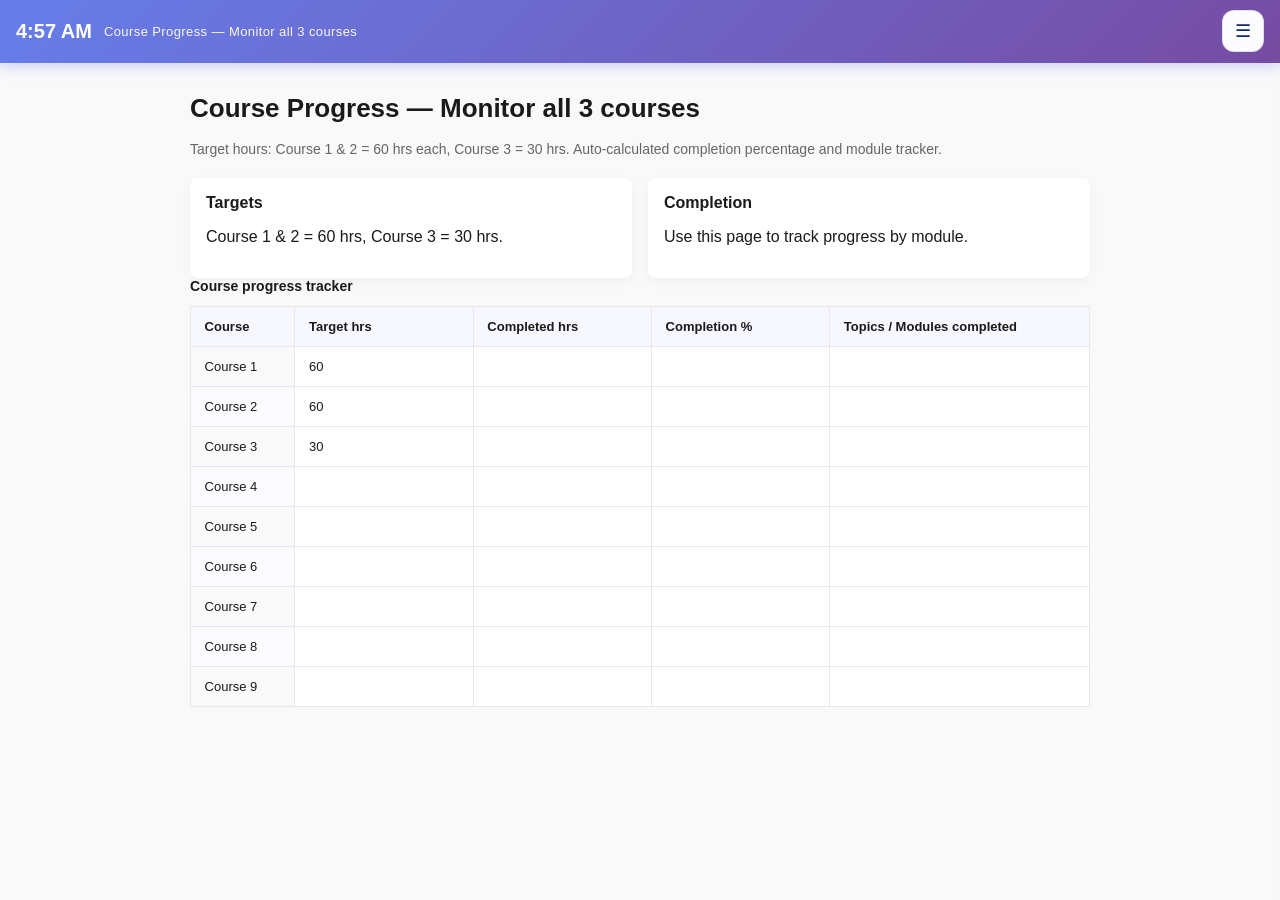
<file: course-progress.html>
<!DOCTYPE html>
<html lang="en">
<head>
    <meta charset="UTF-8">
    <meta name="viewport" content="width=device-width, initial-scale=1.0">
    <title>Course Progress — Monitor all 3 courses</title>
    <link rel="stylesheet" href="styles.css">
</head>
<body data-page-title="Course Progress — Monitor all 3 courses">

<div class="current-time-display" data-current-task="Course Progress — Monitor all 3 courses">
    <div class="time" id="currentTime">--:-- --</div>
    <div class="activity" id="currentActivity">Loading schedule...</div>
  <button class="menu-toggle" type="button" aria-label="Open menu">☰</button>
</div>

<nav class="site-nav">
    <a href="index.html">Schedule</a>
    <a href="daily-tracker.html">Daily Tracker</a>
    <a href="weekly-summary.html">Weekly Summary</a>
    <a href="course-progress.html" class="active">Course Progress</a>
    <a href="fat-loss-tracking.html">Fat Loss Tracking</a>
    <a href="family-time-log.html">Family Time Log</a>
    <a href="freelance-tracker.html">Freelance Tracker</a>
    <a href="health-checklist.html">Health Checklist</a>
</nav>

<div class="page-content">
<h1 style="font-size: 26px; font-weight: 700; margin-bottom: 0.4rem;">Course Progress — Monitor all 3 courses</h1>
<p class="page-intro">Target hours: Course 1 & 2 = 60 hrs each, Course 3 = 30 hrs. Auto-calculated completion percentage and module tracker.</p>
<div class="summary-grid">
<div class="summary-card"><strong>Targets</strong><p>Course 1 & 2 = 60 hrs, Course 3 = 30 hrs.</p></div>
<div class="summary-card"><strong>Completion</strong><p>Use this page to track progress by module.</p></div>
</div>
<table class="tracker-table">
<caption>Course progress tracker</caption>
<tr><th>Course</th><th>Target hrs</th><th>Completed hrs</th><th>Completion %</th><th>Topics / Modules completed</th></tr>
<tr><td>Course 1</td><td>60</td><td></td><td></td><td></td></tr>
<tr><td>Course 2</td><td>60</td><td></td><td></td><td></td></tr>
<tr><td>Course 3</td><td>30</td><td></td><td></td><td></td></tr>
<tr><td>Course 4</td><td></td><td></td><td></td><td></td></tr>
<tr><td>Course 5</td><td></td><td></td><td></td><td></td></tr>
<tr><td>Course 6</td><td></td><td></td><td></td><td></td></tr>
<tr><td>Course 7</td><td></td><td></td><td></td><td></td></tr>
<tr><td>Course 8</td><td></td><td></td><td></td><td></td></tr>
<tr><td>Course 9</td><td></td><td></td><td></td><td></td></tr>
</table>
</div>

<script src="script.js"></script>
</body>
</html>
</file>
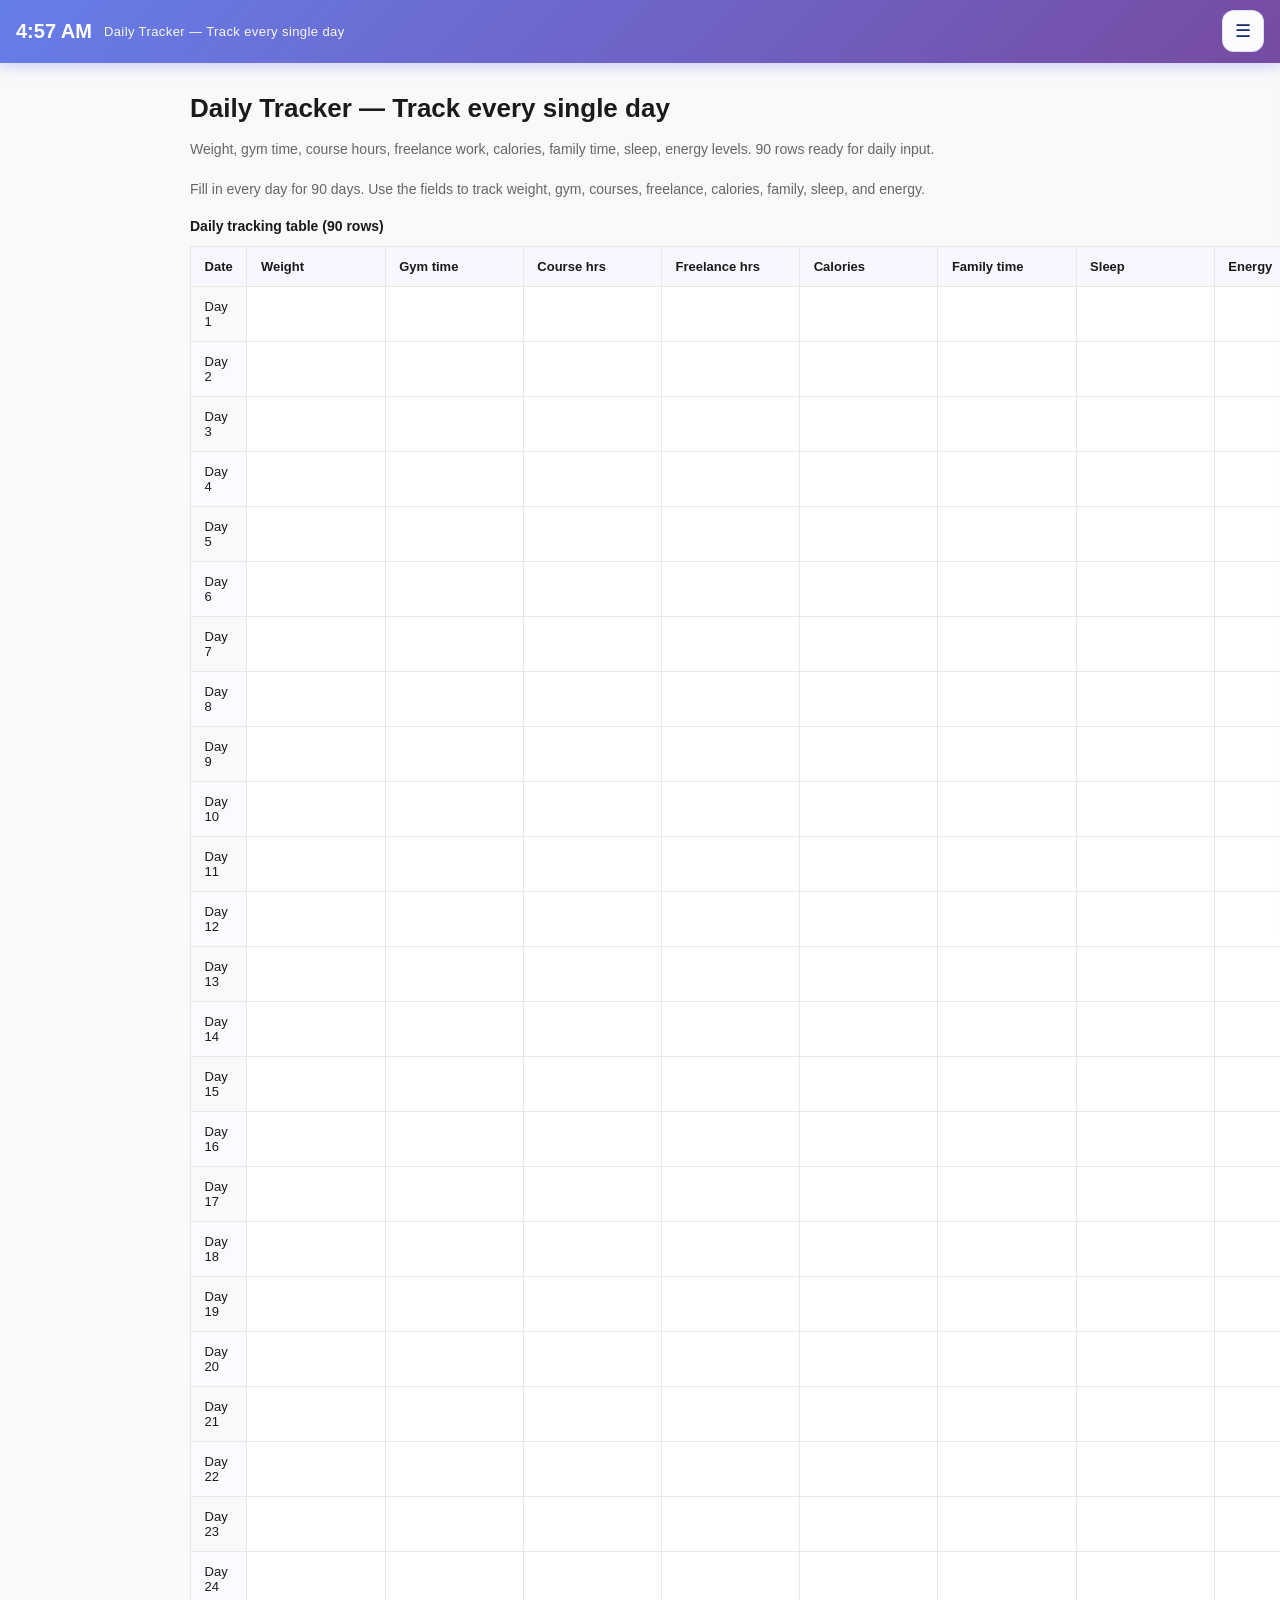
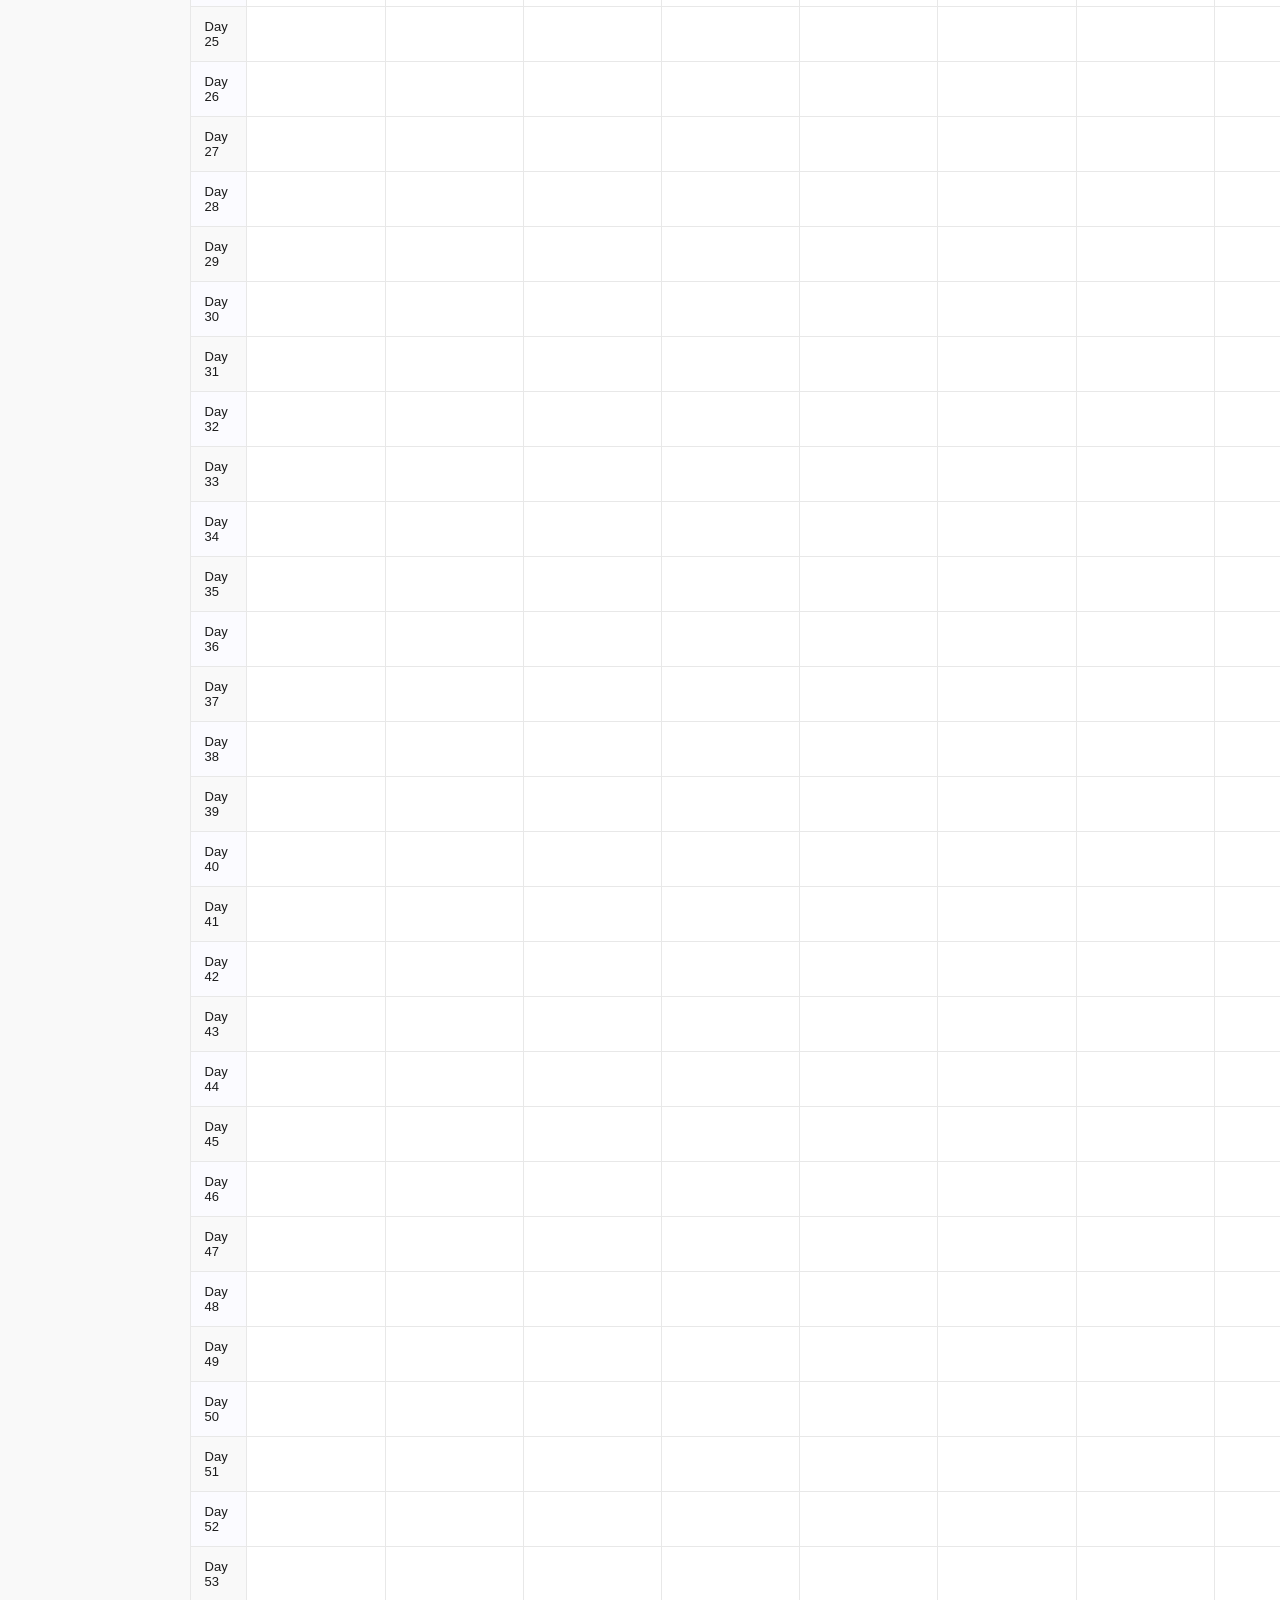
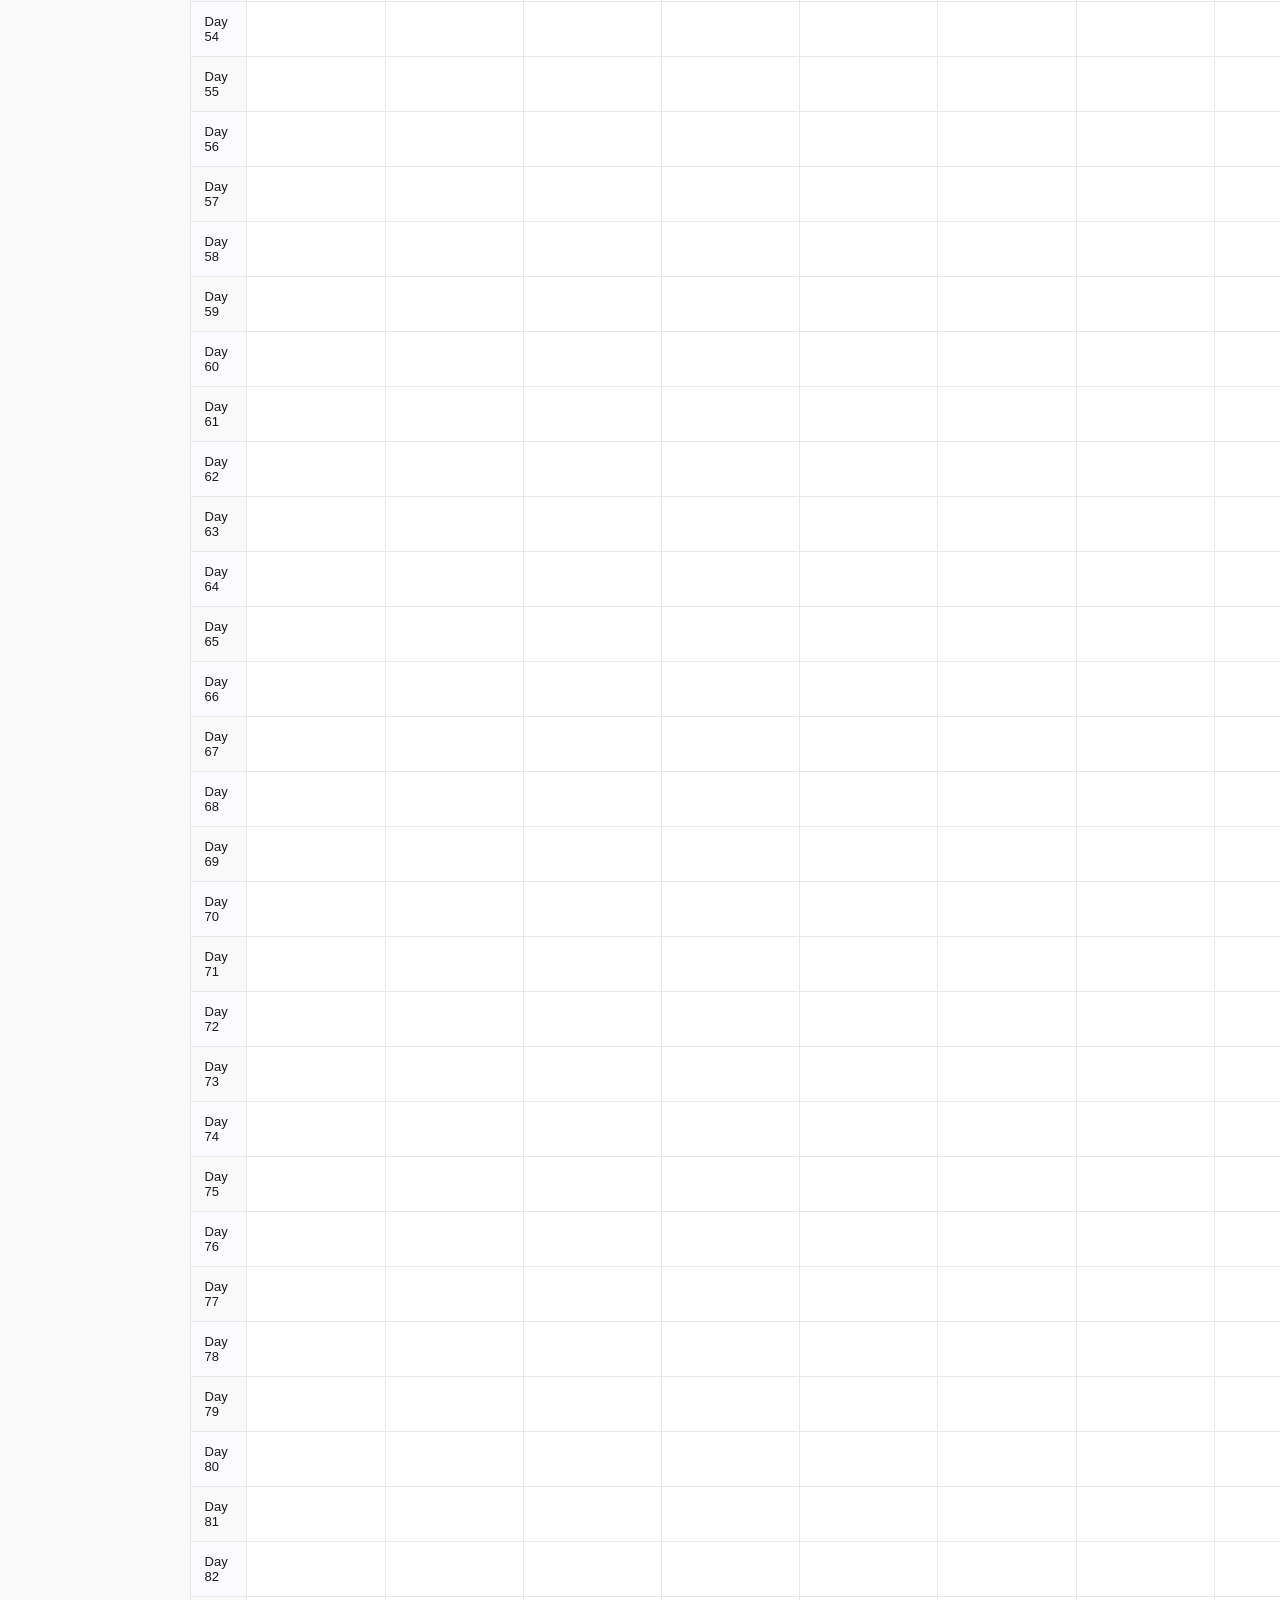
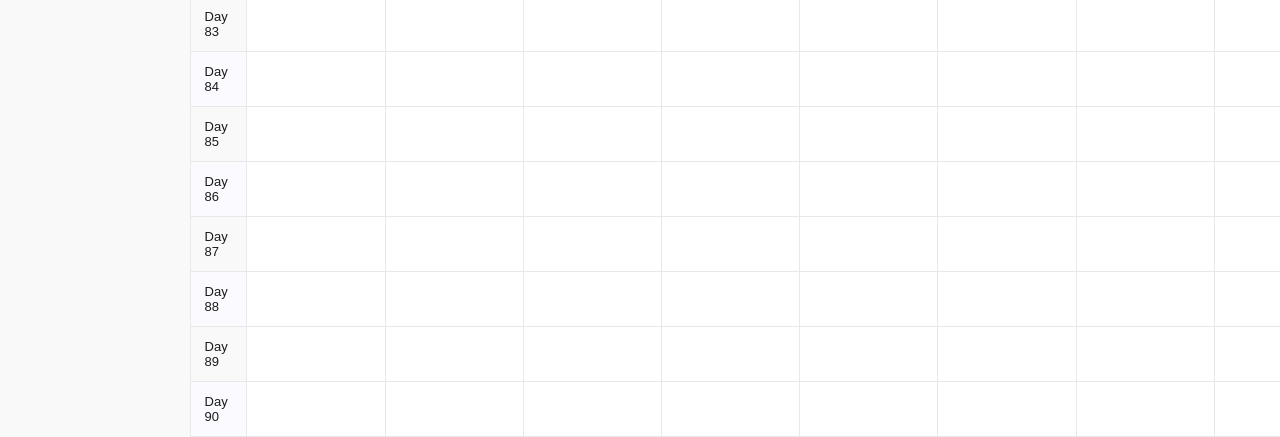
<file: daily-tracker.html>
<!DOCTYPE html>
<html lang="en">
<head>
    <meta charset="UTF-8">
    <meta name="viewport" content="width=device-width, initial-scale=1.0">
    <title>Daily Tracker — Track every single day</title>
    <link rel="stylesheet" href="styles.css">
</head>
<body data-page-title="Daily Tracker — Track every single day">

<div class="current-time-display" data-current-task="Daily Tracker — Track every single day">
    <div class="time" id="currentTime">--:-- --</div>
    <div class="activity" id="currentActivity">Loading schedule...</div>
  <button class="menu-toggle" type="button" aria-label="Open menu">☰</button>
</div>

<nav class="site-nav">
    <a href="index.html">Schedule</a>
    <a href="daily-tracker.html" class="active">Daily Tracker</a>
    <a href="weekly-summary.html">Weekly Summary</a>
    <a href="course-progress.html">Course Progress</a>
    <a href="fat-loss-tracking.html">Fat Loss Tracking</a>
    <a href="family-time-log.html">Family Time Log</a>
    <a href="freelance-tracker.html">Freelance Tracker</a>
    <a href="health-checklist.html">Health Checklist</a>
</nav>

<div class="page-content">
<h1 style="font-size: 26px; font-weight: 700; margin-bottom: 0.4rem;">Daily Tracker — Track every single day</h1>
<p class="page-intro">Weight, gym time, course hours, freelance work, calories, family time, sleep, energy levels. 90 rows ready for daily input.</p>
<p class="page-intro">Fill in every day for 90 days. Use the fields to track weight, gym, courses, freelance, calories, family, sleep, and energy.</p>
<table class="tracker-table">
<caption>Daily tracking table (90 rows)</caption>
<tr><th>Date</th><th>Weight</th><th>Gym time</th><th>Course hrs</th><th>Freelance hrs</th><th>Calories</th><th>Family time</th><th>Sleep</th><th>Energy</th></tr>
<tr><td>Day 1</td><td></td><td></td><td></td><td></td><td></td><td></td><td></td><td></td></tr>
<tr><td>Day 2</td><td></td><td></td><td></td><td></td><td></td><td></td><td></td><td></td></tr>
<tr><td>Day 3</td><td></td><td></td><td></td><td></td><td></td><td></td><td></td><td></td></tr>
<tr><td>Day 4</td><td></td><td></td><td></td><td></td><td></td><td></td><td></td><td></td></tr>
<tr><td>Day 5</td><td></td><td></td><td></td><td></td><td></td><td></td><td></td><td></td></tr>
<tr><td>Day 6</td><td></td><td></td><td></td><td></td><td></td><td></td><td></td><td></td></tr>
<tr><td>Day 7</td><td></td><td></td><td></td><td></td><td></td><td></td><td></td><td></td></tr>
<tr><td>Day 8</td><td></td><td></td><td></td><td></td><td></td><td></td><td></td><td></td></tr>
<tr><td>Day 9</td><td></td><td></td><td></td><td></td><td></td><td></td><td></td><td></td></tr>
<tr><td>Day 10</td><td></td><td></td><td></td><td></td><td></td><td></td><td></td><td></td></tr>
<tr><td>Day 11</td><td></td><td></td><td></td><td></td><td></td><td></td><td></td><td></td></tr>
<tr><td>Day 12</td><td></td><td></td><td></td><td></td><td></td><td></td><td></td><td></td></tr>
<tr><td>Day 13</td><td></td><td></td><td></td><td></td><td></td><td></td><td></td><td></td></tr>
<tr><td>Day 14</td><td></td><td></td><td></td><td></td><td></td><td></td><td></td><td></td></tr>
<tr><td>Day 15</td><td></td><td></td><td></td><td></td><td></td><td></td><td></td><td></td></tr>
<tr><td>Day 16</td><td></td><td></td><td></td><td></td><td></td><td></td><td></td><td></td></tr>
<tr><td>Day 17</td><td></td><td></td><td></td><td></td><td></td><td></td><td></td><td></td></tr>
<tr><td>Day 18</td><td></td><td></td><td></td><td></td><td></td><td></td><td></td><td></td></tr>
<tr><td>Day 19</td><td></td><td></td><td></td><td></td><td></td><td></td><td></td><td></td></tr>
<tr><td>Day 20</td><td></td><td></td><td></td><td></td><td></td><td></td><td></td><td></td></tr>
<tr><td>Day 21</td><td></td><td></td><td></td><td></td><td></td><td></td><td></td><td></td></tr>
<tr><td>Day 22</td><td></td><td></td><td></td><td></td><td></td><td></td><td></td><td></td></tr>
<tr><td>Day 23</td><td></td><td></td><td></td><td></td><td></td><td></td><td></td><td></td></tr>
<tr><td>Day 24</td><td></td><td></td><td></td><td></td><td></td><td></td><td></td><td></td></tr>
<tr><td>Day 25</td><td></td><td></td><td></td><td></td><td></td><td></td><td></td><td></td></tr>
<tr><td>Day 26</td><td></td><td></td><td></td><td></td><td></td><td></td><td></td><td></td></tr>
<tr><td>Day 27</td><td></td><td></td><td></td><td></td><td></td><td></td><td></td><td></td></tr>
<tr><td>Day 28</td><td></td><td></td><td></td><td></td><td></td><td></td><td></td><td></td></tr>
<tr><td>Day 29</td><td></td><td></td><td></td><td></td><td></td><td></td><td></td><td></td></tr>
<tr><td>Day 30</td><td></td><td></td><td></td><td></td><td></td><td></td><td></td><td></td></tr>
<tr><td>Day 31</td><td></td><td></td><td></td><td></td><td></td><td></td><td></td><td></td></tr>
<tr><td>Day 32</td><td></td><td></td><td></td><td></td><td></td><td></td><td></td><td></td></tr>
<tr><td>Day 33</td><td></td><td></td><td></td><td></td><td></td><td></td><td></td><td></td></tr>
<tr><td>Day 34</td><td></td><td></td><td></td><td></td><td></td><td></td><td></td><td></td></tr>
<tr><td>Day 35</td><td></td><td></td><td></td><td></td><td></td><td></td><td></td><td></td></tr>
<tr><td>Day 36</td><td></td><td></td><td></td><td></td><td></td><td></td><td></td><td></td></tr>
<tr><td>Day 37</td><td></td><td></td><td></td><td></td><td></td><td></td><td></td><td></td></tr>
<tr><td>Day 38</td><td></td><td></td><td></td><td></td><td></td><td></td><td></td><td></td></tr>
<tr><td>Day 39</td><td></td><td></td><td></td><td></td><td></td><td></td><td></td><td></td></tr>
<tr><td>Day 40</td><td></td><td></td><td></td><td></td><td></td><td></td><td></td><td></td></tr>
<tr><td>Day 41</td><td></td><td></td><td></td><td></td><td></td><td></td><td></td><td></td></tr>
<tr><td>Day 42</td><td></td><td></td><td></td><td></td><td></td><td></td><td></td><td></td></tr>
<tr><td>Day 43</td><td></td><td></td><td></td><td></td><td></td><td></td><td></td><td></td></tr>
<tr><td>Day 44</td><td></td><td></td><td></td><td></td><td></td><td></td><td></td><td></td></tr>
<tr><td>Day 45</td><td></td><td></td><td></td><td></td><td></td><td></td><td></td><td></td></tr>
<tr><td>Day 46</td><td></td><td></td><td></td><td></td><td></td><td></td><td></td><td></td></tr>
<tr><td>Day 47</td><td></td><td></td><td></td><td></td><td></td><td></td><td></td><td></td></tr>
<tr><td>Day 48</td><td></td><td></td><td></td><td></td><td></td><td></td><td></td><td></td></tr>
<tr><td>Day 49</td><td></td><td></td><td></td><td></td><td></td><td></td><td></td><td></td></tr>
<tr><td>Day 50</td><td></td><td></td><td></td><td></td><td></td><td></td><td></td><td></td></tr>
<tr><td>Day 51</td><td></td><td></td><td></td><td></td><td></td><td></td><td></td><td></td></tr>
<tr><td>Day 52</td><td></td><td></td><td></td><td></td><td></td><td></td><td></td><td></td></tr>
<tr><td>Day 53</td><td></td><td></td><td></td><td></td><td></td><td></td><td></td><td></td></tr>
<tr><td>Day 54</td><td></td><td></td><td></td><td></td><td></td><td></td><td></td><td></td></tr>
<tr><td>Day 55</td><td></td><td></td><td></td><td></td><td></td><td></td><td></td><td></td></tr>
<tr><td>Day 56</td><td></td><td></td><td></td><td></td><td></td><td></td><td></td><td></td></tr>
<tr><td>Day 57</td><td></td><td></td><td></td><td></td><td></td><td></td><td></td><td></td></tr>
<tr><td>Day 58</td><td></td><td></td><td></td><td></td><td></td><td></td><td></td><td></td></tr>
<tr><td>Day 59</td><td></td><td></td><td></td><td></td><td></td><td></td><td></td><td></td></tr>
<tr><td>Day 60</td><td></td><td></td><td></td><td></td><td></td><td></td><td></td><td></td></tr>
<tr><td>Day 61</td><td></td><td></td><td></td><td></td><td></td><td></td><td></td><td></td></tr>
<tr><td>Day 62</td><td></td><td></td><td></td><td></td><td></td><td></td><td></td><td></td></tr>
<tr><td>Day 63</td><td></td><td></td><td></td><td></td><td></td><td></td><td></td><td></td></tr>
<tr><td>Day 64</td><td></td><td></td><td></td><td></td><td></td><td></td><td></td><td></td></tr>
<tr><td>Day 65</td><td></td><td></td><td></td><td></td><td></td><td></td><td></td><td></td></tr>
<tr><td>Day 66</td><td></td><td></td><td></td><td></td><td></td><td></td><td></td><td></td></tr>
<tr><td>Day 67</td><td></td><td></td><td></td><td></td><td></td><td></td><td></td><td></td></tr>
<tr><td>Day 68</td><td></td><td></td><td></td><td></td><td></td><td></td><td></td><td></td></tr>
<tr><td>Day 69</td><td></td><td></td><td></td><td></td><td></td><td></td><td></td><td></td></tr>
<tr><td>Day 70</td><td></td><td></td><td></td><td></td><td></td><td></td><td></td><td></td></tr>
<tr><td>Day 71</td><td></td><td></td><td></td><td></td><td></td><td></td><td></td><td></td></tr>
<tr><td>Day 72</td><td></td><td></td><td></td><td></td><td></td><td></td><td></td><td></td></tr>
<tr><td>Day 73</td><td></td><td></td><td></td><td></td><td></td><td></td><td></td><td></td></tr>
<tr><td>Day 74</td><td></td><td></td><td></td><td></td><td></td><td></td><td></td><td></td></tr>
<tr><td>Day 75</td><td></td><td></td><td></td><td></td><td></td><td></td><td></td><td></td></tr>
<tr><td>Day 76</td><td></td><td></td><td></td><td></td><td></td><td></td><td></td><td></td></tr>
<tr><td>Day 77</td><td></td><td></td><td></td><td></td><td></td><td></td><td></td><td></td></tr>
<tr><td>Day 78</td><td></td><td></td><td></td><td></td><td></td><td></td><td></td><td></td></tr>
<tr><td>Day 79</td><td></td><td></td><td></td><td></td><td></td><td></td><td></td><td></td></tr>
<tr><td>Day 80</td><td></td><td></td><td></td><td></td><td></td><td></td><td></td><td></td></tr>
<tr><td>Day 81</td><td></td><td></td><td></td><td></td><td></td><td></td><td></td><td></td></tr>
<tr><td>Day 82</td><td></td><td></td><td></td><td></td><td></td><td></td><td></td><td></td></tr>
<tr><td>Day 83</td><td></td><td></td><td></td><td></td><td></td><td></td><td></td><td></td></tr>
<tr><td>Day 84</td><td></td><td></td><td></td><td></td><td></td><td></td><td></td><td></td></tr>
<tr><td>Day 85</td><td></td><td></td><td></td><td></td><td></td><td></td><td></td><td></td></tr>
<tr><td>Day 86</td><td></td><td></td><td></td><td></td><td></td><td></td><td></td><td></td></tr>
<tr><td>Day 87</td><td></td><td></td><td></td><td></td><td></td><td></td><td></td><td></td></tr>
<tr><td>Day 88</td><td></td><td></td><td></td><td></td><td></td><td></td><td></td><td></td></tr>
<tr><td>Day 89</td><td></td><td></td><td></td><td></td><td></td><td></td><td></td><td></td></tr>
<tr><td>Day 90</td><td></td><td></td><td></td><td></td><td></td><td></td><td></td><td></td></tr>
</table>
</div>

<script src="script.js"></script>
</body>
</html>
</file>
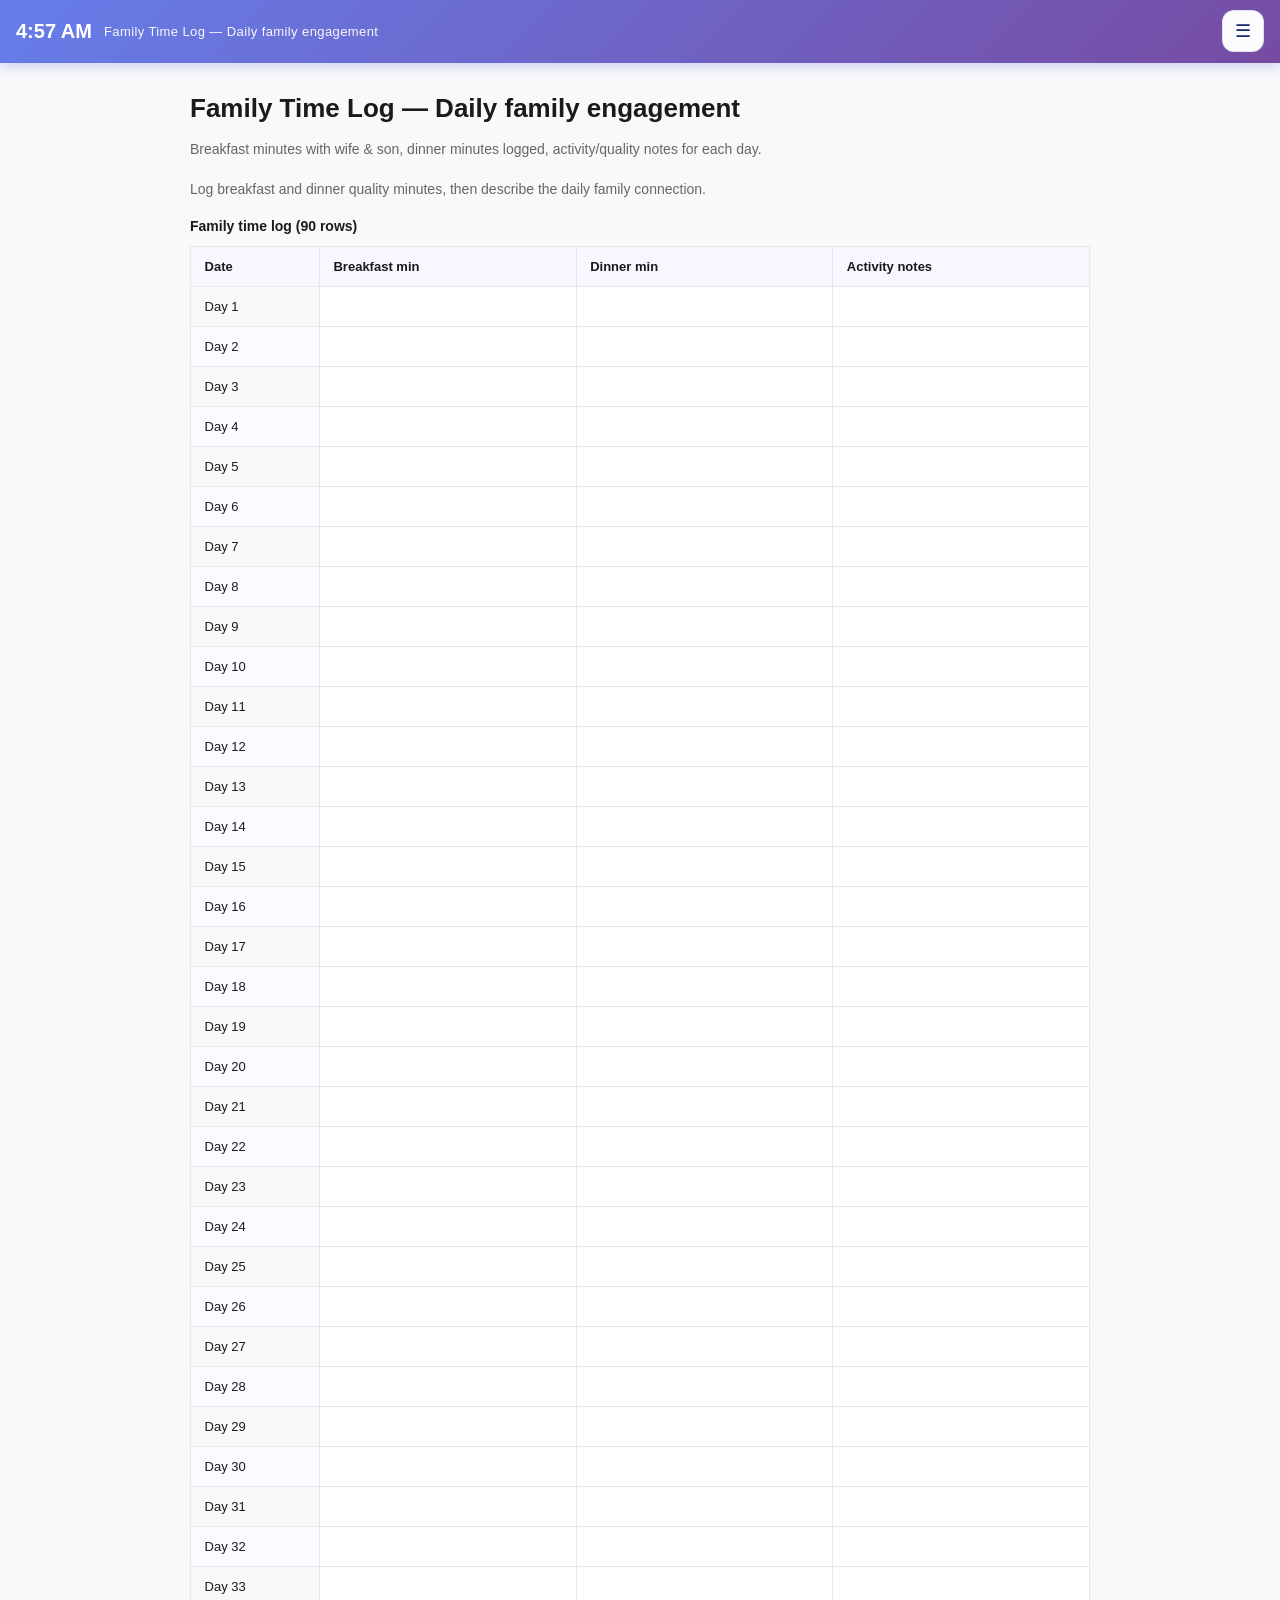
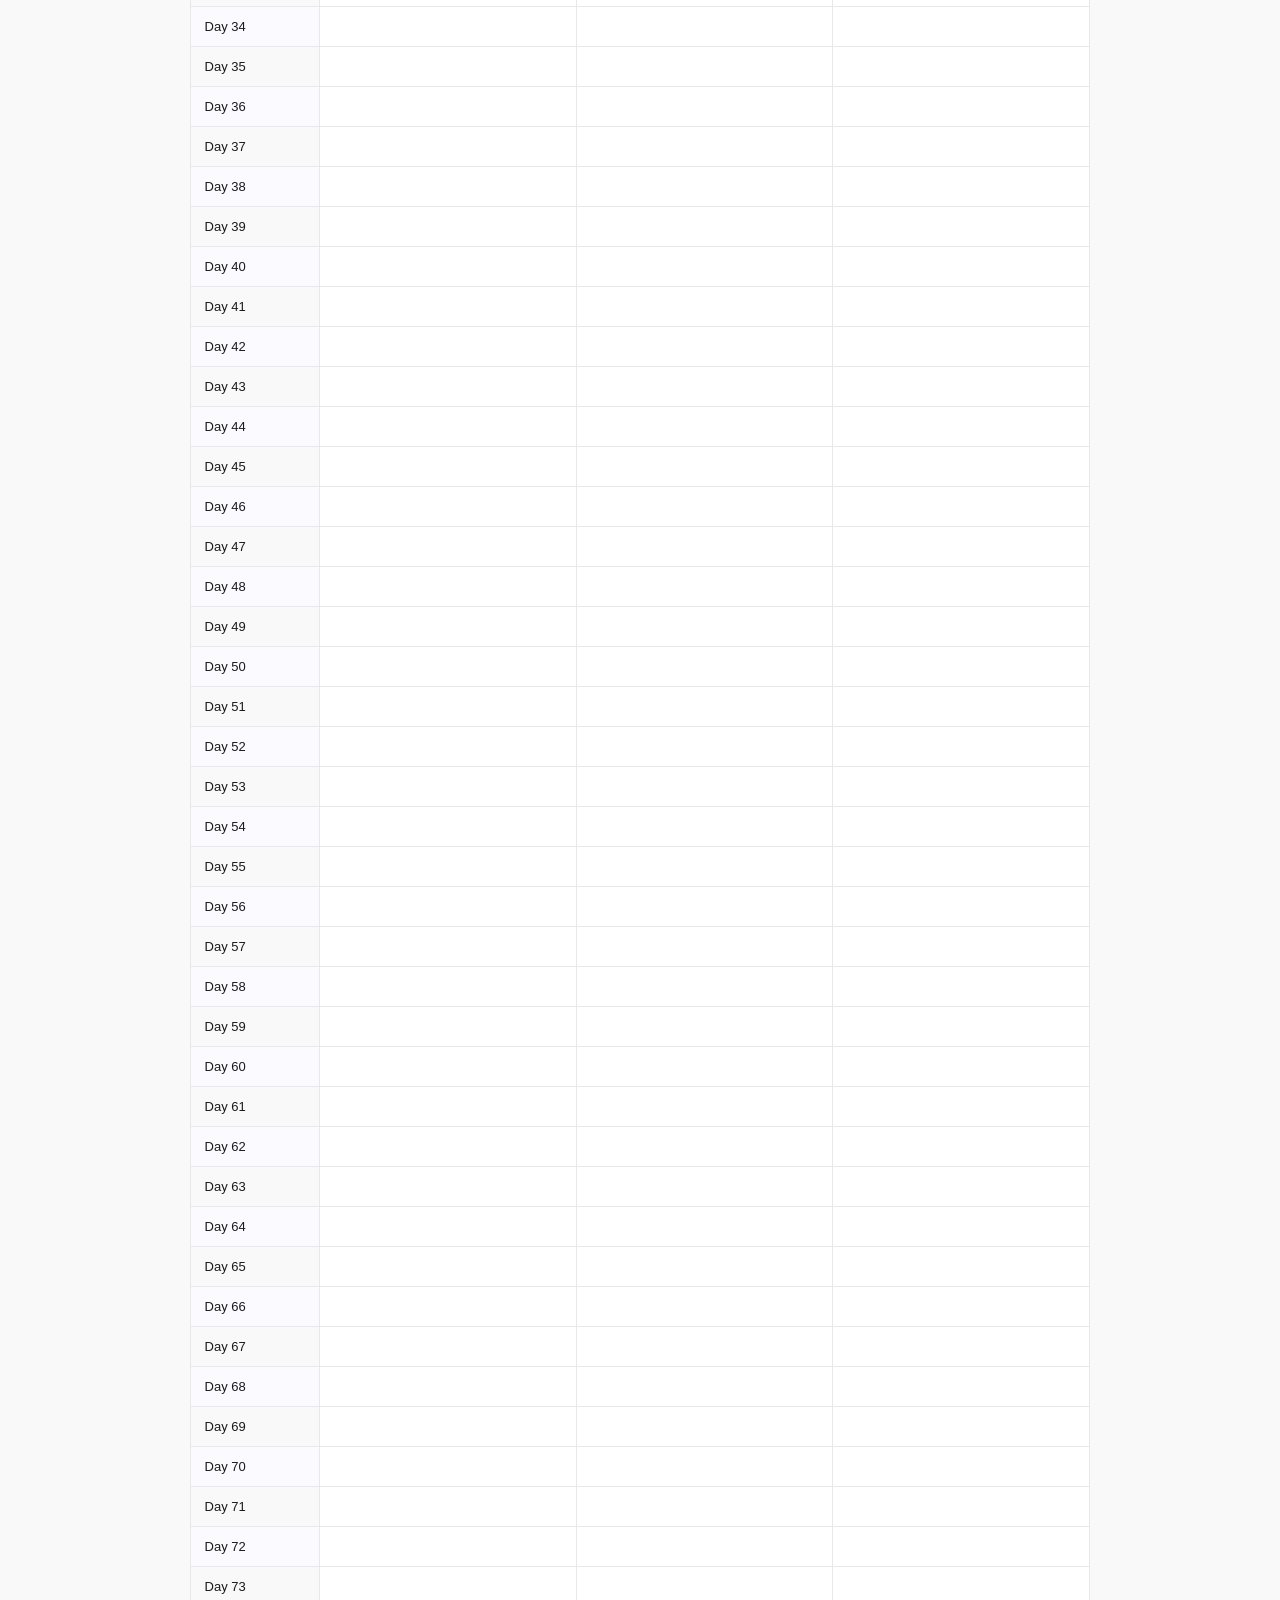
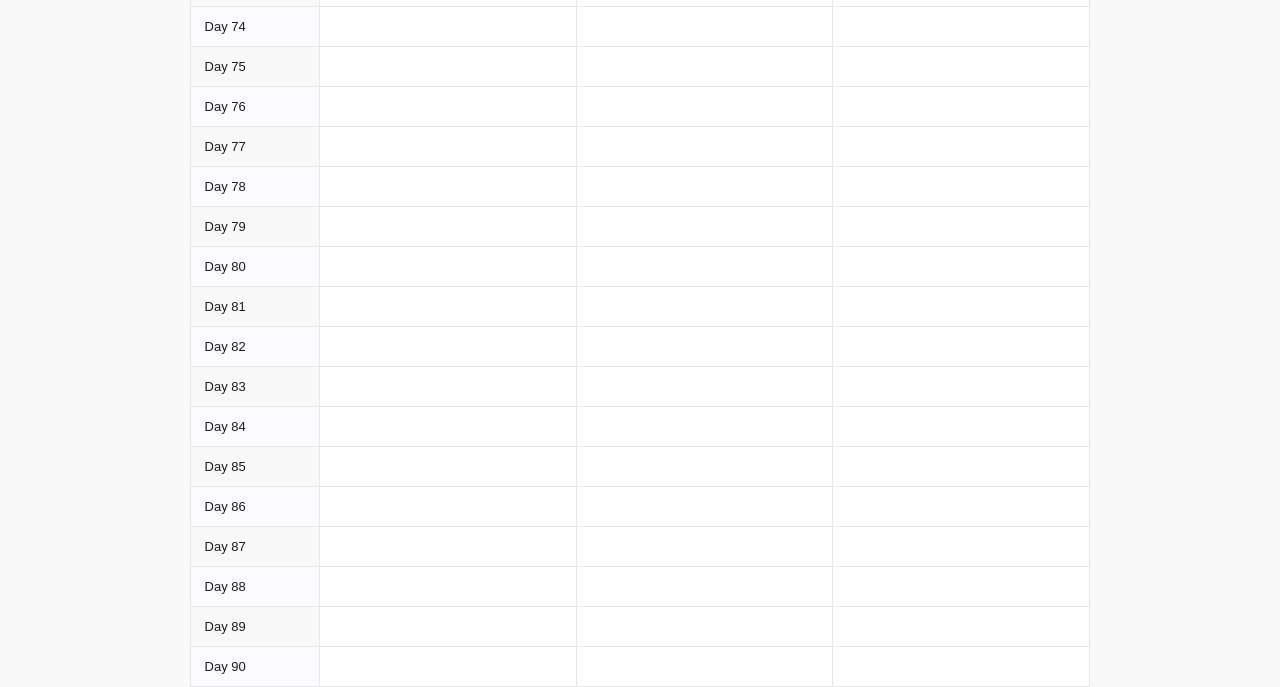
<file: family-time-log.html>
<!DOCTYPE html>
<html lang="en">
<head>
    <meta charset="UTF-8">
    <meta name="viewport" content="width=device-width, initial-scale=1.0">
    <title>Family Time Log — Daily family engagement</title>
    <link rel="stylesheet" href="styles.css">
</head>
<body data-page-title="Family Time Log — Daily family engagement">

<div class="current-time-display" data-current-task="Family Time Log — Daily family engagement">
    <div class="time" id="currentTime">--:-- --</div>
    <div class="activity" id="currentActivity">Loading schedule...</div>
  <button class="menu-toggle" type="button" aria-label="Open menu">☰</button>
</div>

<nav class="site-nav">
    <a href="index.html">Schedule</a>
    <a href="daily-tracker.html">Daily Tracker</a>
    <a href="weekly-summary.html">Weekly Summary</a>
    <a href="course-progress.html">Course Progress</a>
    <a href="fat-loss-tracking.html">Fat Loss Tracking</a>
    <a href="family-time-log.html" class="active">Family Time Log</a>
    <a href="freelance-tracker.html">Freelance Tracker</a>
    <a href="health-checklist.html">Health Checklist</a>
</nav>

<div class="page-content">
<h1 style="font-size: 26px; font-weight: 700; margin-bottom: 0.4rem;">Family Time Log — Daily family engagement</h1>
<p class="page-intro">Breakfast minutes with wife & son, dinner minutes logged, activity/quality notes for each day.</p>
<p class="page-intro">Log breakfast and dinner quality minutes, then describe the daily family connection.</p>
<table class="tracker-table">
<caption>Family time log (90 rows)</caption>
<tr><th>Date</th><th>Breakfast min</th><th>Dinner min</th><th>Activity notes</th></tr>
<tr><td>Day 1</td><td></td><td></td><td></td></tr>
<tr><td>Day 2</td><td></td><td></td><td></td></tr>
<tr><td>Day 3</td><td></td><td></td><td></td></tr>
<tr><td>Day 4</td><td></td><td></td><td></td></tr>
<tr><td>Day 5</td><td></td><td></td><td></td></tr>
<tr><td>Day 6</td><td></td><td></td><td></td></tr>
<tr><td>Day 7</td><td></td><td></td><td></td></tr>
<tr><td>Day 8</td><td></td><td></td><td></td></tr>
<tr><td>Day 9</td><td></td><td></td><td></td></tr>
<tr><td>Day 10</td><td></td><td></td><td></td></tr>
<tr><td>Day 11</td><td></td><td></td><td></td></tr>
<tr><td>Day 12</td><td></td><td></td><td></td></tr>
<tr><td>Day 13</td><td></td><td></td><td></td></tr>
<tr><td>Day 14</td><td></td><td></td><td></td></tr>
<tr><td>Day 15</td><td></td><td></td><td></td></tr>
<tr><td>Day 16</td><td></td><td></td><td></td></tr>
<tr><td>Day 17</td><td></td><td></td><td></td></tr>
<tr><td>Day 18</td><td></td><td></td><td></td></tr>
<tr><td>Day 19</td><td></td><td></td><td></td></tr>
<tr><td>Day 20</td><td></td><td></td><td></td></tr>
<tr><td>Day 21</td><td></td><td></td><td></td></tr>
<tr><td>Day 22</td><td></td><td></td><td></td></tr>
<tr><td>Day 23</td><td></td><td></td><td></td></tr>
<tr><td>Day 24</td><td></td><td></td><td></td></tr>
<tr><td>Day 25</td><td></td><td></td><td></td></tr>
<tr><td>Day 26</td><td></td><td></td><td></td></tr>
<tr><td>Day 27</td><td></td><td></td><td></td></tr>
<tr><td>Day 28</td><td></td><td></td><td></td></tr>
<tr><td>Day 29</td><td></td><td></td><td></td></tr>
<tr><td>Day 30</td><td></td><td></td><td></td></tr>
<tr><td>Day 31</td><td></td><td></td><td></td></tr>
<tr><td>Day 32</td><td></td><td></td><td></td></tr>
<tr><td>Day 33</td><td></td><td></td><td></td></tr>
<tr><td>Day 34</td><td></td><td></td><td></td></tr>
<tr><td>Day 35</td><td></td><td></td><td></td></tr>
<tr><td>Day 36</td><td></td><td></td><td></td></tr>
<tr><td>Day 37</td><td></td><td></td><td></td></tr>
<tr><td>Day 38</td><td></td><td></td><td></td></tr>
<tr><td>Day 39</td><td></td><td></td><td></td></tr>
<tr><td>Day 40</td><td></td><td></td><td></td></tr>
<tr><td>Day 41</td><td></td><td></td><td></td></tr>
<tr><td>Day 42</td><td></td><td></td><td></td></tr>
<tr><td>Day 43</td><td></td><td></td><td></td></tr>
<tr><td>Day 44</td><td></td><td></td><td></td></tr>
<tr><td>Day 45</td><td></td><td></td><td></td></tr>
<tr><td>Day 46</td><td></td><td></td><td></td></tr>
<tr><td>Day 47</td><td></td><td></td><td></td></tr>
<tr><td>Day 48</td><td></td><td></td><td></td></tr>
<tr><td>Day 49</td><td></td><td></td><td></td></tr>
<tr><td>Day 50</td><td></td><td></td><td></td></tr>
<tr><td>Day 51</td><td></td><td></td><td></td></tr>
<tr><td>Day 52</td><td></td><td></td><td></td></tr>
<tr><td>Day 53</td><td></td><td></td><td></td></tr>
<tr><td>Day 54</td><td></td><td></td><td></td></tr>
<tr><td>Day 55</td><td></td><td></td><td></td></tr>
<tr><td>Day 56</td><td></td><td></td><td></td></tr>
<tr><td>Day 57</td><td></td><td></td><td></td></tr>
<tr><td>Day 58</td><td></td><td></td><td></td></tr>
<tr><td>Day 59</td><td></td><td></td><td></td></tr>
<tr><td>Day 60</td><td></td><td></td><td></td></tr>
<tr><td>Day 61</td><td></td><td></td><td></td></tr>
<tr><td>Day 62</td><td></td><td></td><td></td></tr>
<tr><td>Day 63</td><td></td><td></td><td></td></tr>
<tr><td>Day 64</td><td></td><td></td><td></td></tr>
<tr><td>Day 65</td><td></td><td></td><td></td></tr>
<tr><td>Day 66</td><td></td><td></td><td></td></tr>
<tr><td>Day 67</td><td></td><td></td><td></td></tr>
<tr><td>Day 68</td><td></td><td></td><td></td></tr>
<tr><td>Day 69</td><td></td><td></td><td></td></tr>
<tr><td>Day 70</td><td></td><td></td><td></td></tr>
<tr><td>Day 71</td><td></td><td></td><td></td></tr>
<tr><td>Day 72</td><td></td><td></td><td></td></tr>
<tr><td>Day 73</td><td></td><td></td><td></td></tr>
<tr><td>Day 74</td><td></td><td></td><td></td></tr>
<tr><td>Day 75</td><td></td><td></td><td></td></tr>
<tr><td>Day 76</td><td></td><td></td><td></td></tr>
<tr><td>Day 77</td><td></td><td></td><td></td></tr>
<tr><td>Day 78</td><td></td><td></td><td></td></tr>
<tr><td>Day 79</td><td></td><td></td><td></td></tr>
<tr><td>Day 80</td><td></td><td></td><td></td></tr>
<tr><td>Day 81</td><td></td><td></td><td></td></tr>
<tr><td>Day 82</td><td></td><td></td><td></td></tr>
<tr><td>Day 83</td><td></td><td></td><td></td></tr>
<tr><td>Day 84</td><td></td><td></td><td></td></tr>
<tr><td>Day 85</td><td></td><td></td><td></td></tr>
<tr><td>Day 86</td><td></td><td></td><td></td></tr>
<tr><td>Day 87</td><td></td><td></td><td></td></tr>
<tr><td>Day 88</td><td></td><td></td><td></td></tr>
<tr><td>Day 89</td><td></td><td></td><td></td></tr>
<tr><td>Day 90</td><td></td><td></td><td></td></tr>
</table>
</div>

<script src="script.js"></script>
</body>
</html>
</file>
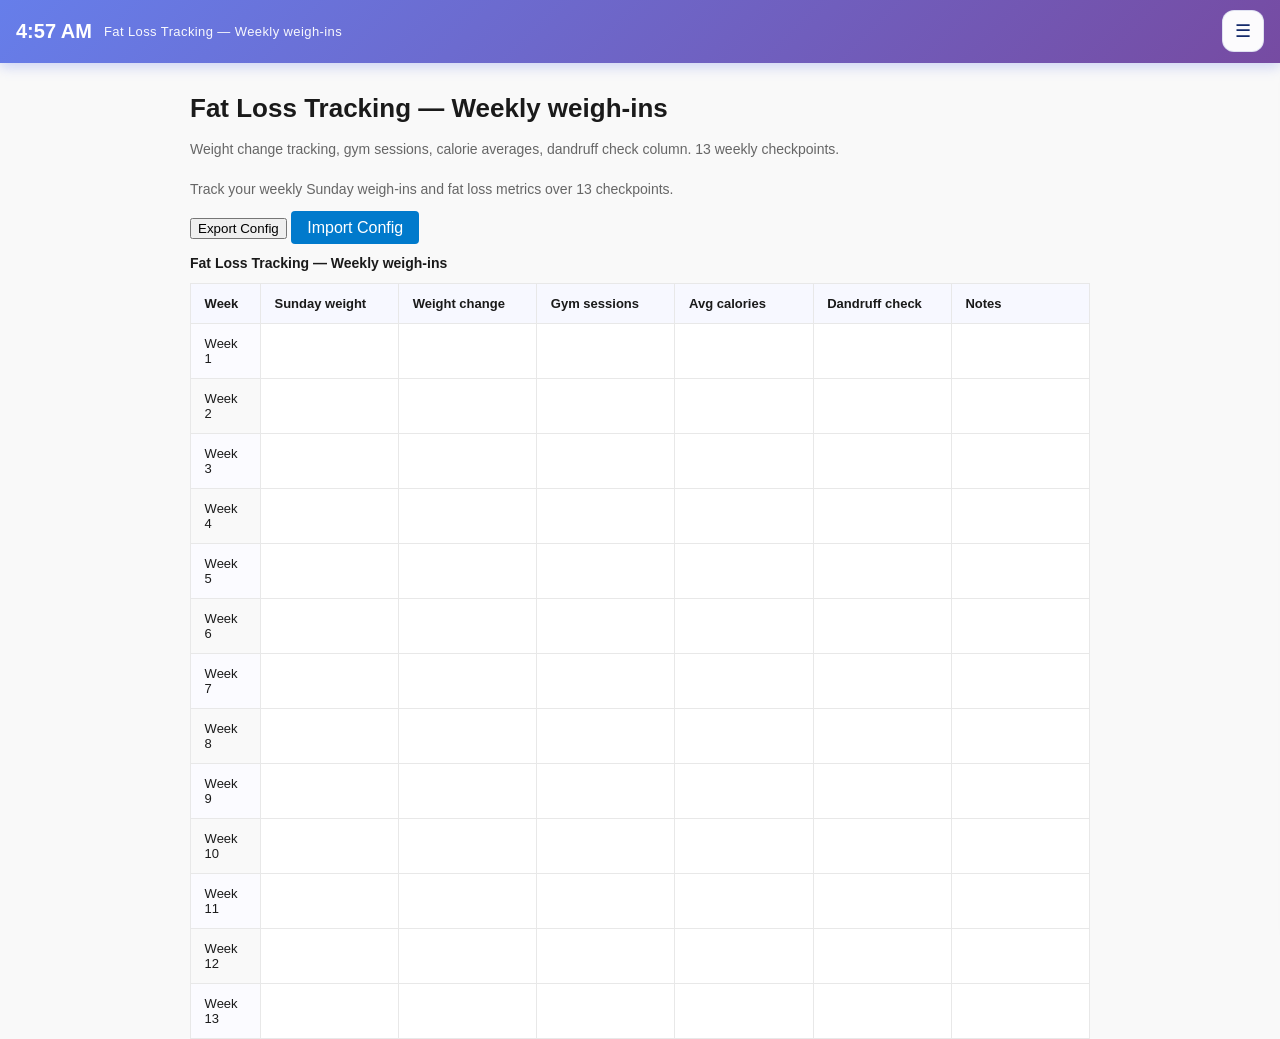
<file: fat-loss-tracking.html>
<!DOCTYPE html>
<html lang="en">
<head>
    <meta charset="UTF-8">
    <meta name="viewport" content="width=device-width, initial-scale=1.0">
    <title>Fat Loss Tracking — Weekly weigh-ins</title>
    <link rel="stylesheet" href="styles.css">
</head>
<body data-page-title="Fat Loss Tracking — Weekly weigh-ins">

<div class="current-time-display" data-current-task="Fat Loss Tracking — Weekly weigh-ins">
    <div class="time" id="currentTime">--:-- --</div>
    <div class="activity" id="currentActivity">Loading schedule...</div>
  <button class="menu-toggle" type="button" aria-label="Open menu">☰</button>
</div>

<nav class="site-nav">
    <a href="index.html">Schedule</a>
    <a href="daily-tracker.html">Daily Tracker</a>
    <a href="weekly-summary.html">Weekly Summary</a>
    <a href="course-progress.html">Course Progress</a>
    <a href="fat-loss-tracking.html" class="active">Fat Loss Tracking</a>
    <a href="family-time-log.html">Family Time Log</a>
    <a href="freelance-tracker.html">Freelance Tracker</a>
    <a href="health-checklist.html">Health Checklist</a>
</nav>

<div class="page-content">
<h1 style="font-size: 26px; font-weight: 700; margin-bottom: 0.4rem;">Fat Loss Tracking — Weekly weigh-ins</h1>
<p class="page-intro">Weight change tracking, gym sessions, calorie averages, dandruff check column. 13 weekly checkpoints.</p>
<p class="page-intro">Track your weekly Sunday weigh-ins and fat loss metrics over 13 checkpoints.</p>
<div class="config-controls" style="margin-bottom: 1rem;">
    <button id="export-config">Export Config</button>
    <input type="file" id="import-config" accept=".json" style="display: none;">
    <label for="import-config" style="cursor: pointer; padding: 0.5rem 1rem; background: #007acc; color: white; border-radius: 4px;">Import Config</label>
</div>
<!-- Table will be generated dynamically -->
</div>

<script src="script.js"></script>

<script>
let currentConfig = null;

(async () => {
    currentConfig = await loadTrackerConfig('fat-loss-config.json');
    if (currentConfig) {
        generateTrackerTable(currentConfig);
        makeTableCellsEditable();
        restorePageData();
        attachStorageListeners();
    }

    // Export config
    document.getElementById('export-config').addEventListener('click', () => {
        if (!currentConfig) return;
        const dataStr = JSON.stringify(currentConfig, null, 2);
        const dataUri = 'data:application/json;charset=utf-8,'+ encodeURIComponent(dataStr);
        const exportFileDefaultName = 'fat-loss-config.json';
        const linkElement = document.createElement('a');
        linkElement.setAttribute('href', dataUri);
        linkElement.setAttribute('download', exportFileDefaultName);
        linkElement.click();
    });

    // Import config
    document.getElementById('import-config').addEventListener('change', (event) => {
        const file = event.target.files[0];
        if (!file) return;
        const reader = new FileReader();
        reader.onload = (e) => {
            try {
                const newConfig = JSON.parse(e.target.result);
                currentConfig = newConfig;
                generateTrackerTable(currentConfig);
                makeTableCellsEditable();
                restorePageData();
                attachStorageListeners();
            } catch (error) {
                alert('Invalid JSON file');
            }
        };
        reader.readAsText(file);
    });
})();
</script>
</body>
</html>
</file>
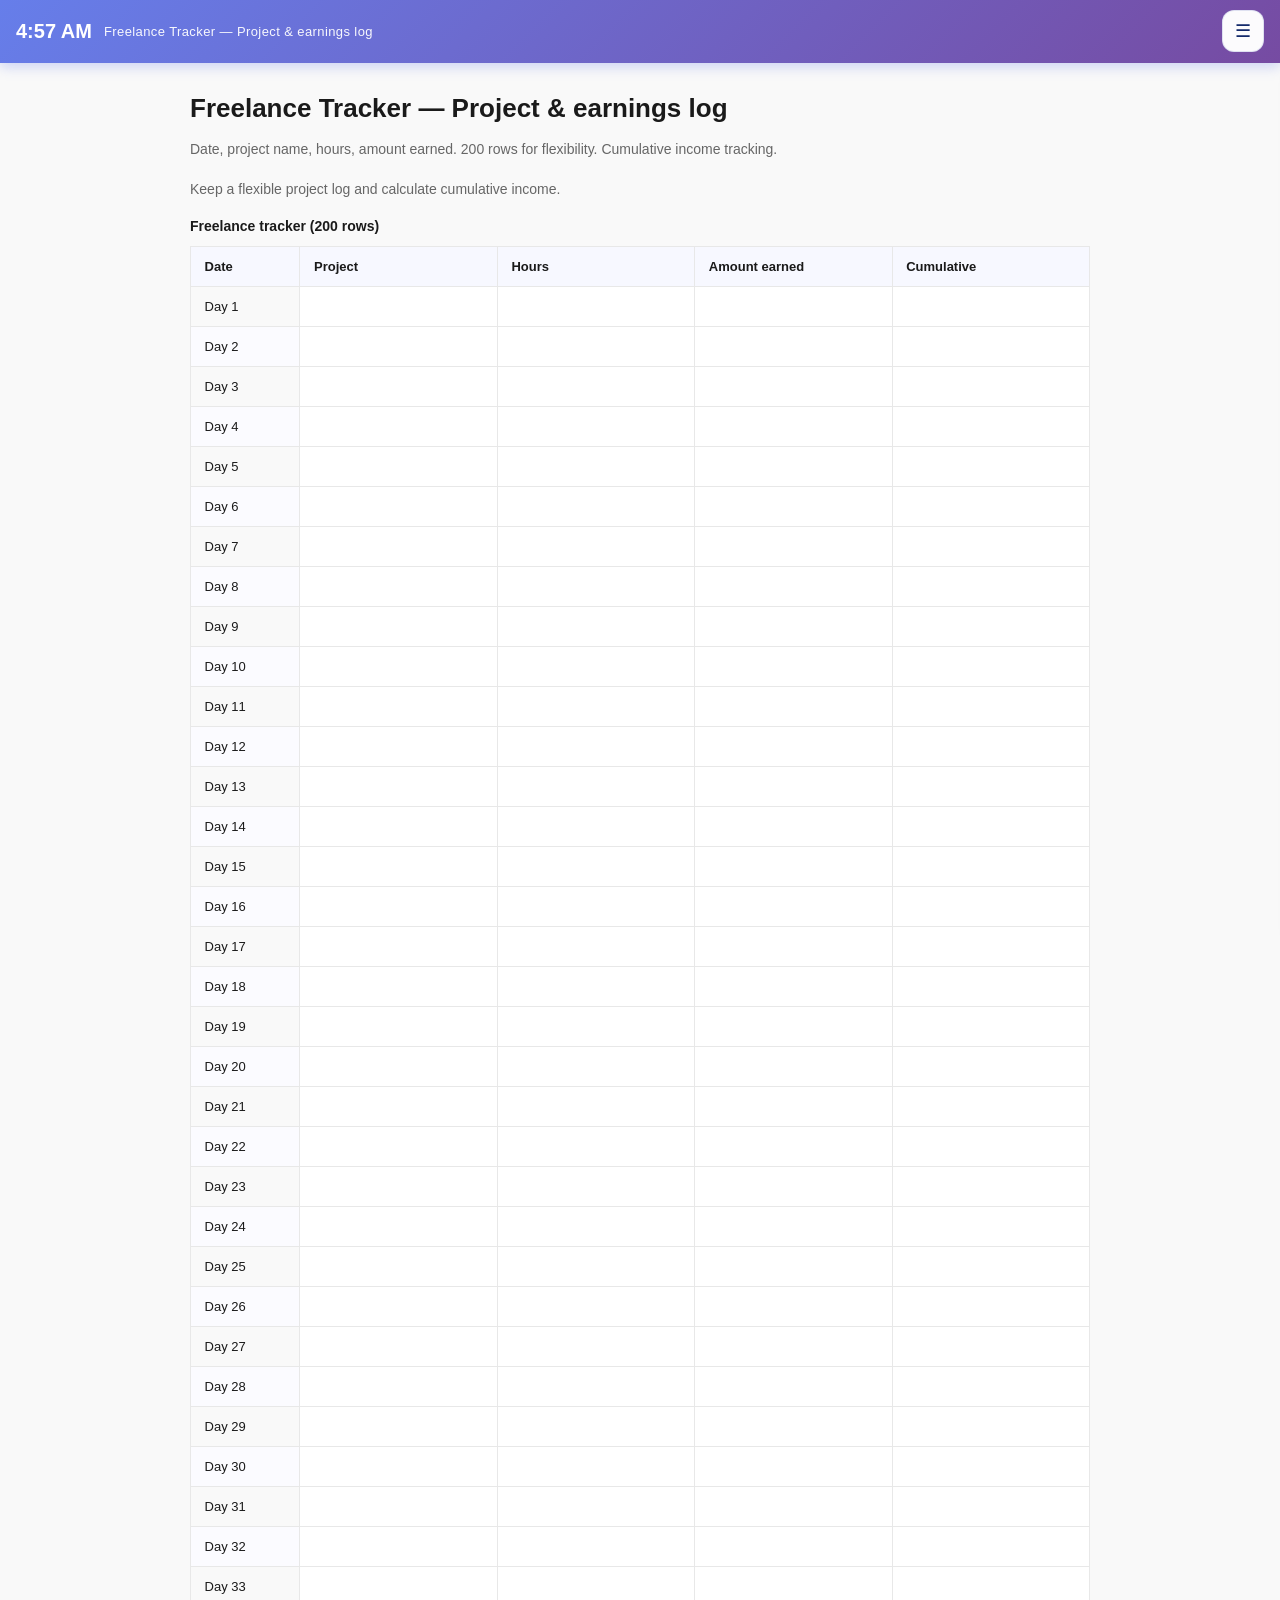
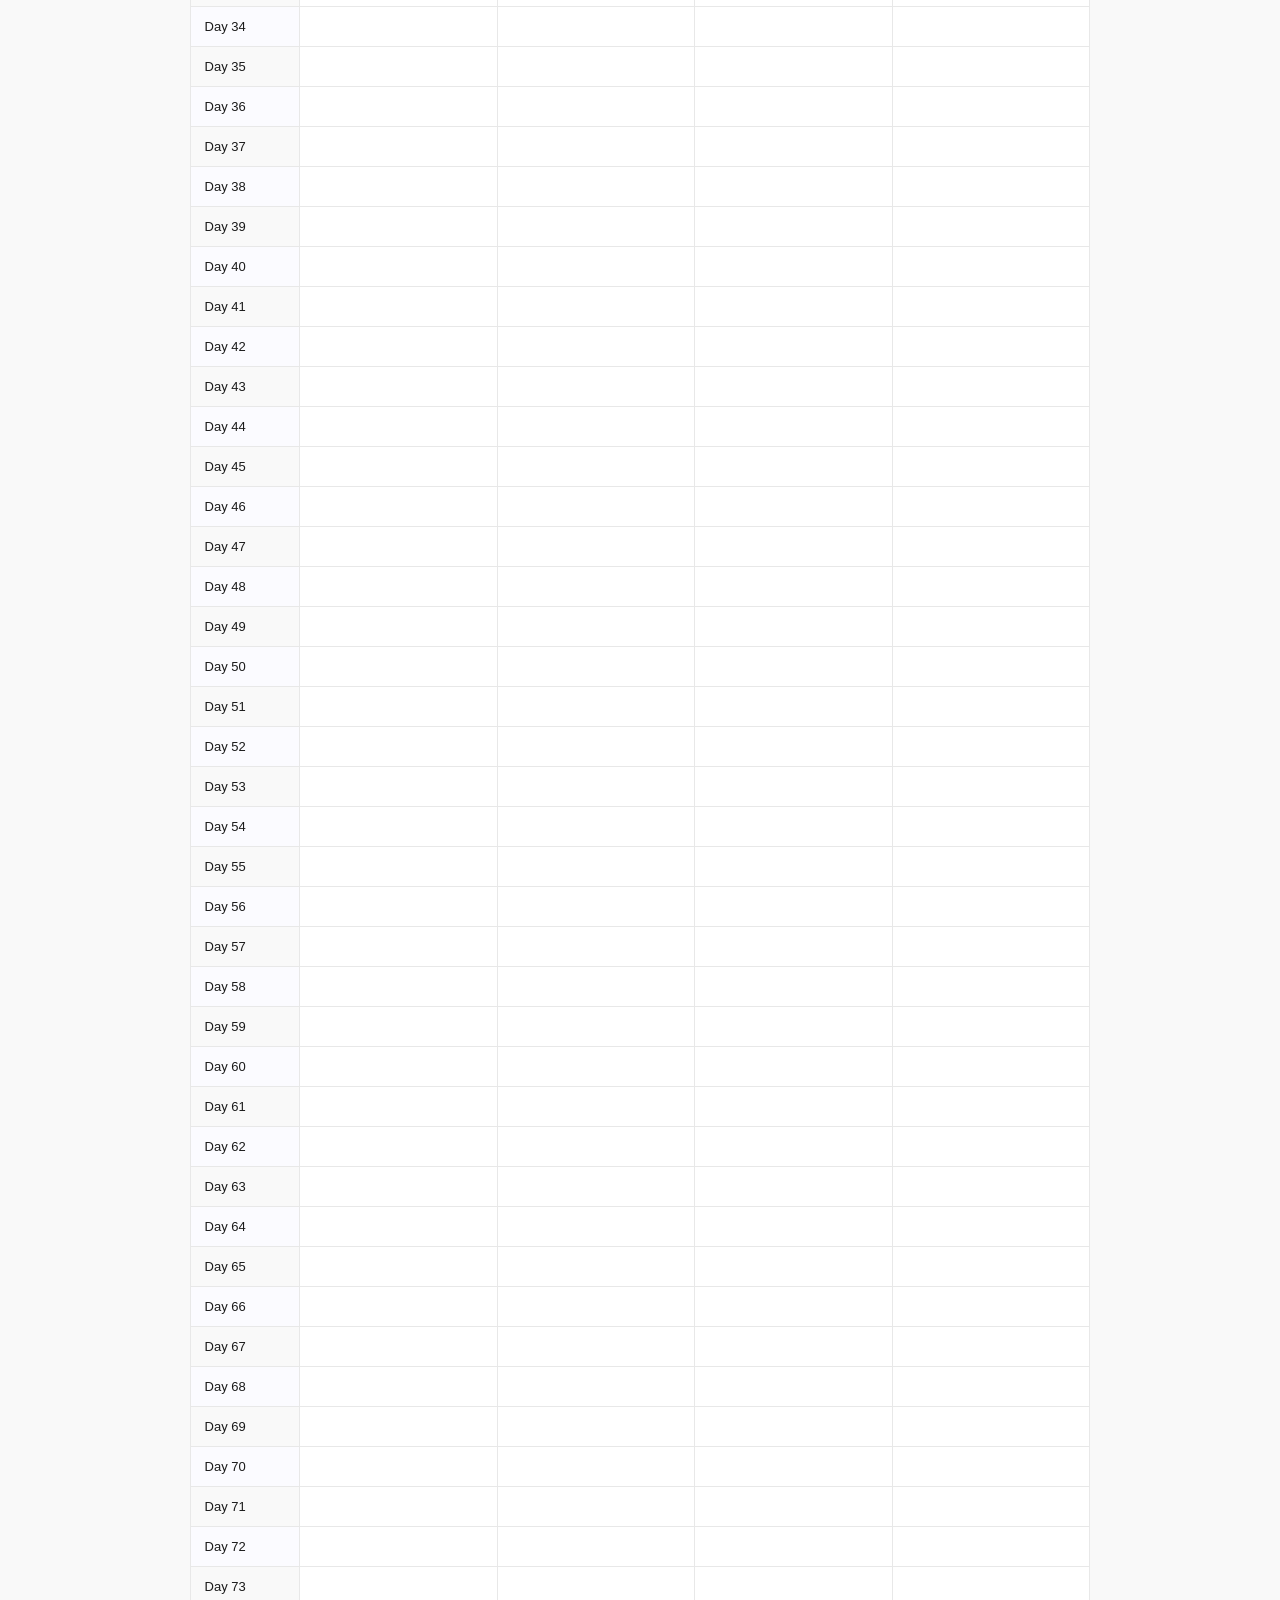
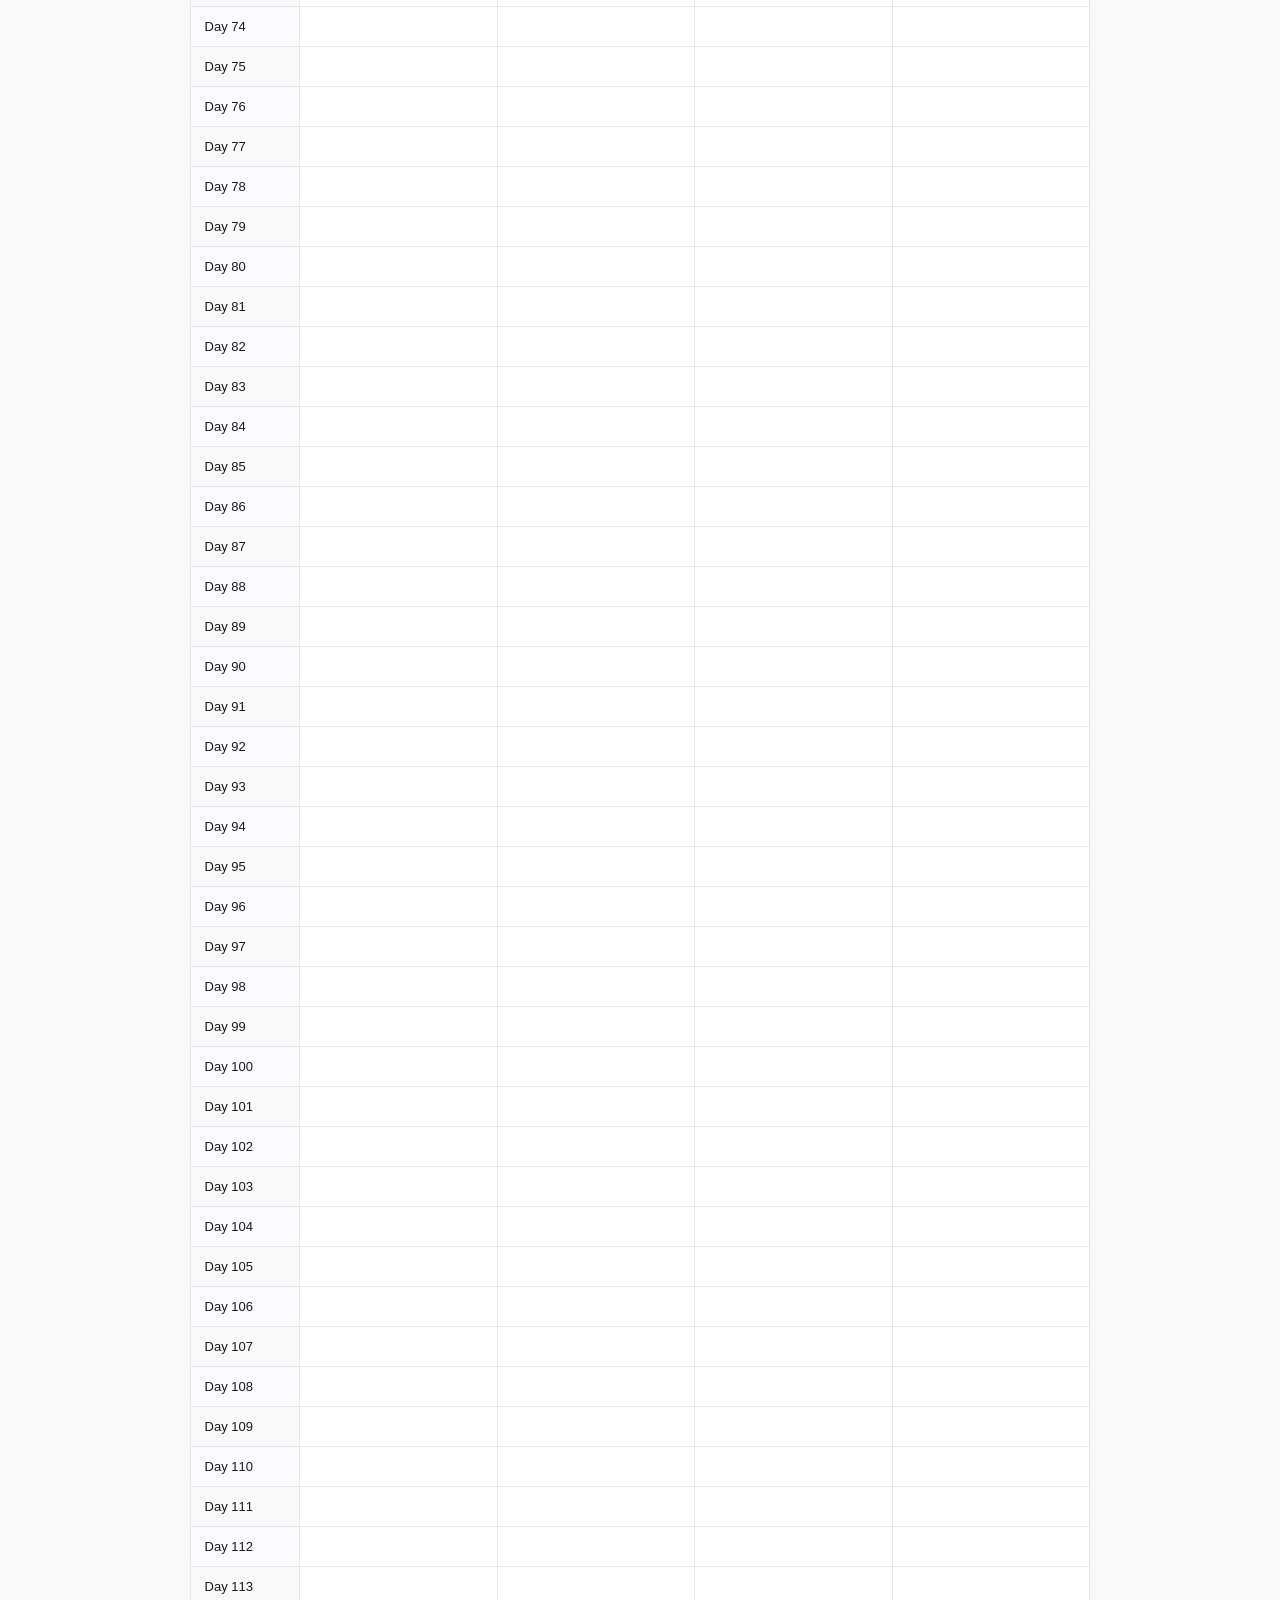
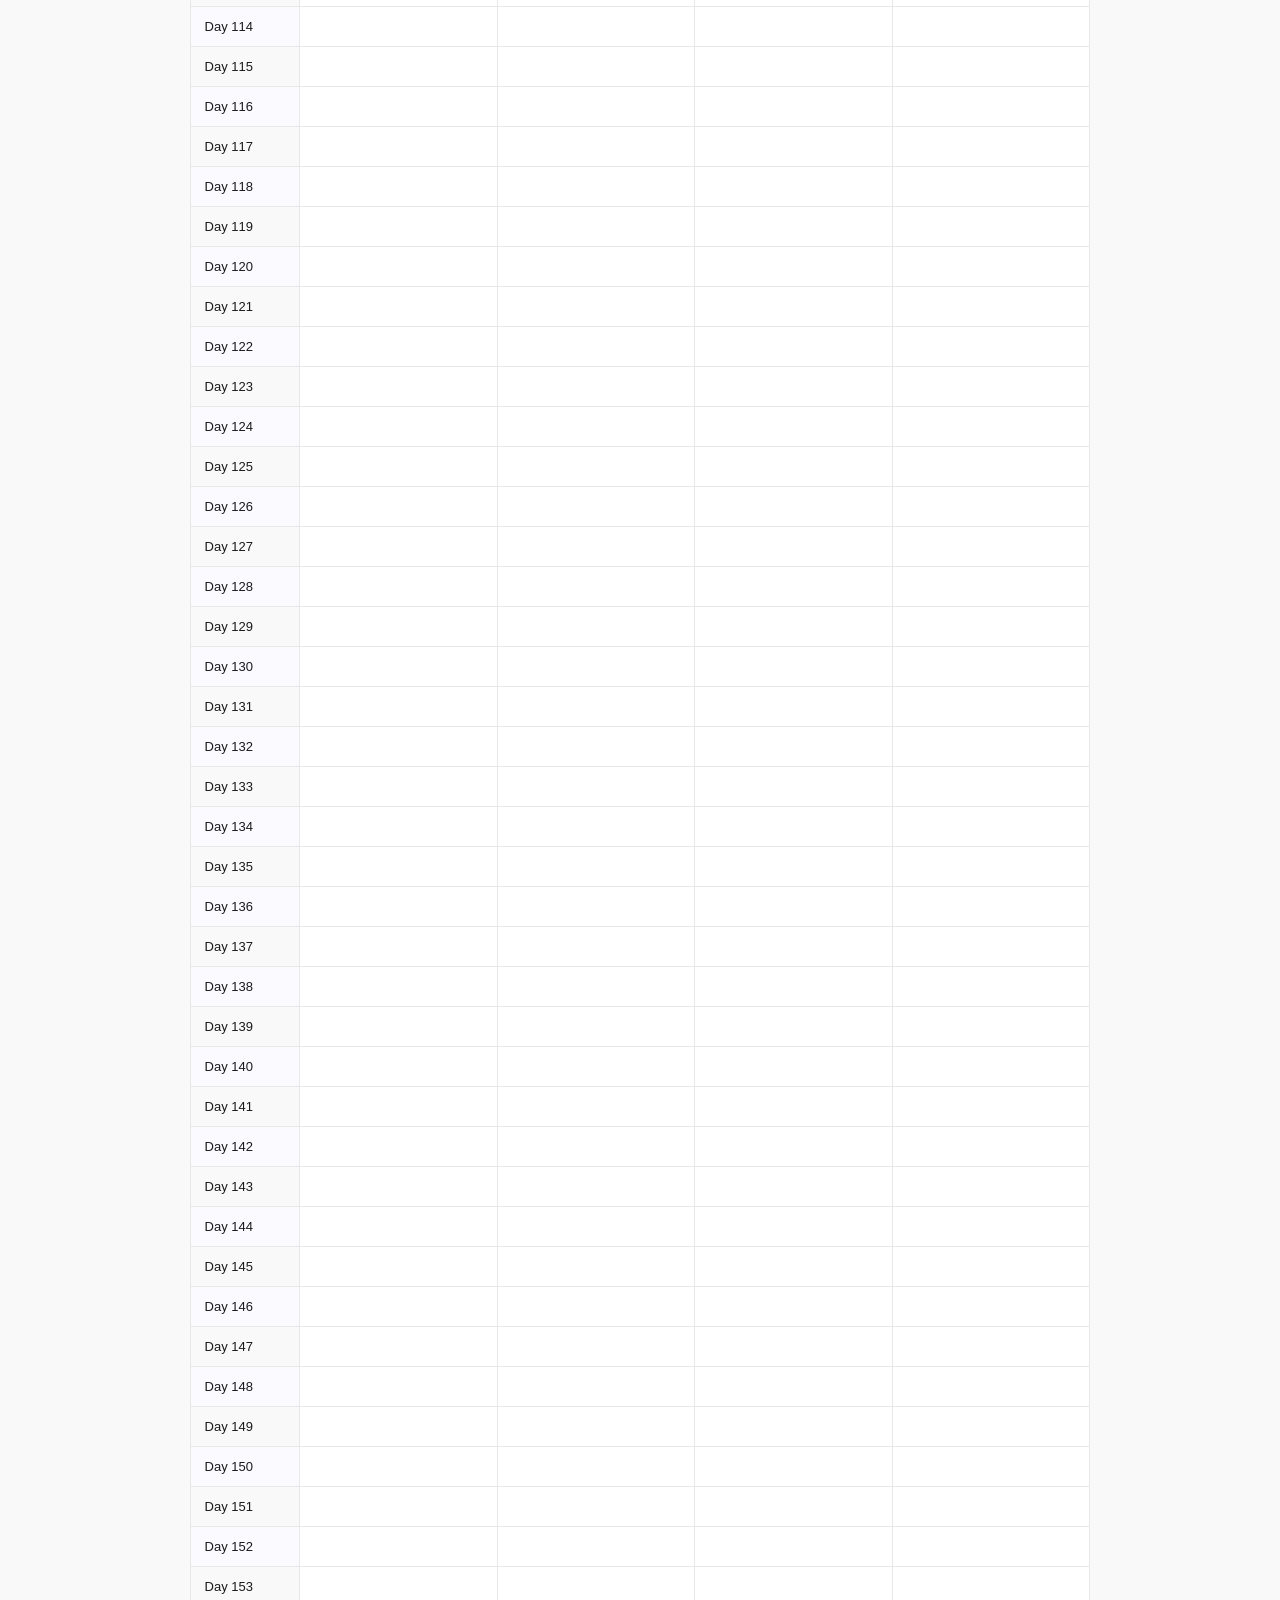
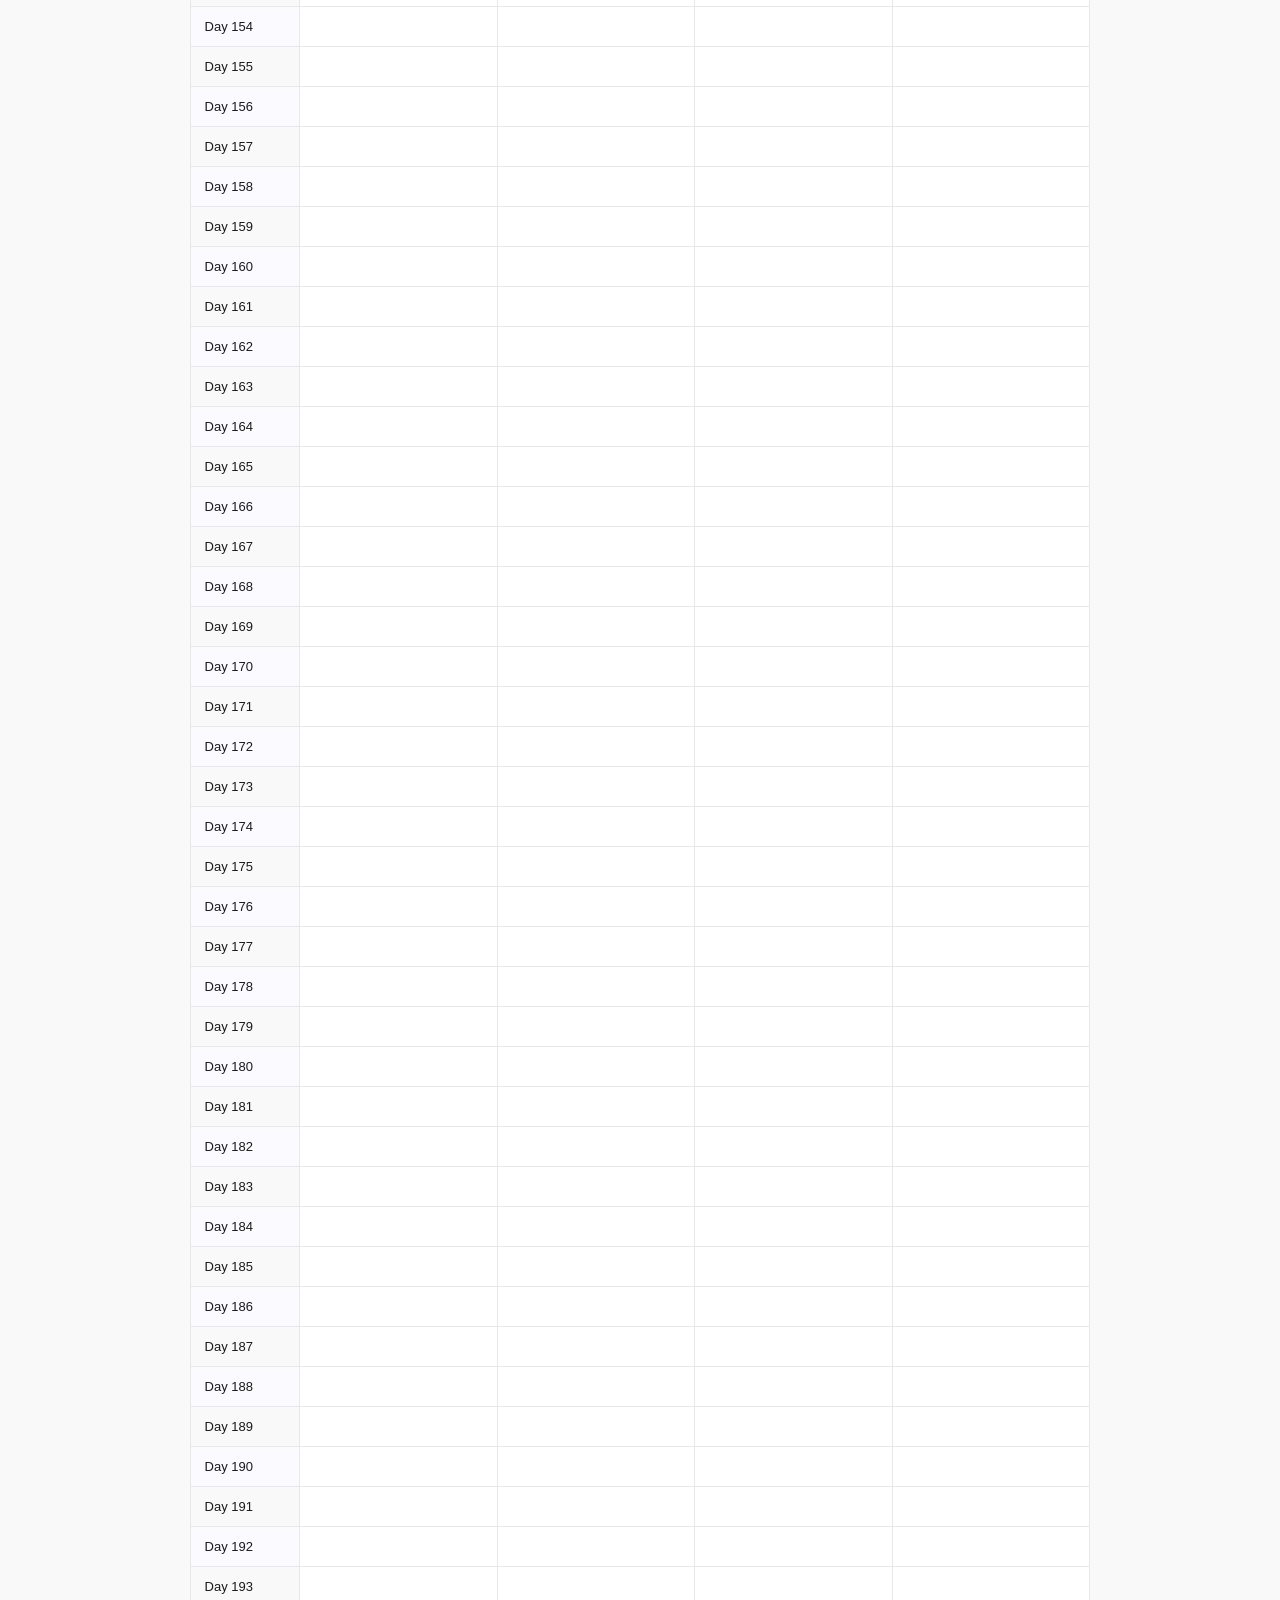
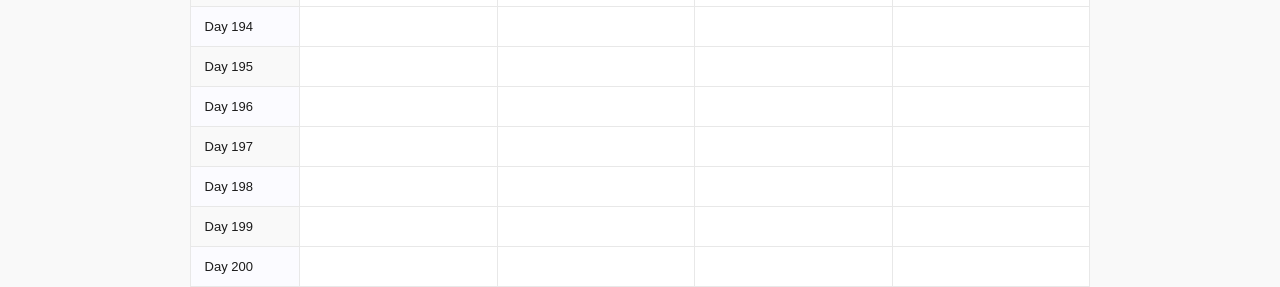
<file: freelance-tracker.html>
<!DOCTYPE html>
<html lang="en">
<head>
    <meta charset="UTF-8">
    <meta name="viewport" content="width=device-width, initial-scale=1.0">
    <title>Freelance Tracker — Project & earnings log</title>
    <link rel="stylesheet" href="styles.css">
</head>
<body data-page-title="Freelance Tracker — Project & earnings log">

<div class="current-time-display" data-current-task="Freelance Tracker — Project & earnings log">
    <div class="time" id="currentTime">--:-- --</div>
    <div class="activity" id="currentActivity">Loading schedule...</div>
  <button class="menu-toggle" type="button" aria-label="Open menu">☰</button>
</div>

<nav class="site-nav">
    <a href="index.html">Schedule</a>
    <a href="daily-tracker.html">Daily Tracker</a>
    <a href="weekly-summary.html">Weekly Summary</a>
    <a href="course-progress.html">Course Progress</a>
    <a href="fat-loss-tracking.html">Fat Loss Tracking</a>
    <a href="family-time-log.html">Family Time Log</a>
    <a href="freelance-tracker.html" class="active">Freelance Tracker</a>
    <a href="health-checklist.html">Health Checklist</a>
</nav>

<div class="page-content">
<h1 style="font-size: 26px; font-weight: 700; margin-bottom: 0.4rem;">Freelance Tracker — Project & earnings log</h1>
<p class="page-intro">Date, project name, hours, amount earned. 200 rows for flexibility. Cumulative income tracking.</p>
<p class="page-intro">Keep a flexible project log and calculate cumulative income.</p>
<table class="tracker-table">
<caption>Freelance tracker (200 rows)</caption>
<tr><th>Date</th><th>Project</th><th>Hours</th><th>Amount earned</th><th>Cumulative</th></tr>
<tr><td>Day 1</td><td></td><td></td><td></td><td></td></tr>
<tr><td>Day 2</td><td></td><td></td><td></td><td></td></tr>
<tr><td>Day 3</td><td></td><td></td><td></td><td></td></tr>
<tr><td>Day 4</td><td></td><td></td><td></td><td></td></tr>
<tr><td>Day 5</td><td></td><td></td><td></td><td></td></tr>
<tr><td>Day 6</td><td></td><td></td><td></td><td></td></tr>
<tr><td>Day 7</td><td></td><td></td><td></td><td></td></tr>
<tr><td>Day 8</td><td></td><td></td><td></td><td></td></tr>
<tr><td>Day 9</td><td></td><td></td><td></td><td></td></tr>
<tr><td>Day 10</td><td></td><td></td><td></td><td></td></tr>
<tr><td>Day 11</td><td></td><td></td><td></td><td></td></tr>
<tr><td>Day 12</td><td></td><td></td><td></td><td></td></tr>
<tr><td>Day 13</td><td></td><td></td><td></td><td></td></tr>
<tr><td>Day 14</td><td></td><td></td><td></td><td></td></tr>
<tr><td>Day 15</td><td></td><td></td><td></td><td></td></tr>
<tr><td>Day 16</td><td></td><td></td><td></td><td></td></tr>
<tr><td>Day 17</td><td></td><td></td><td></td><td></td></tr>
<tr><td>Day 18</td><td></td><td></td><td></td><td></td></tr>
<tr><td>Day 19</td><td></td><td></td><td></td><td></td></tr>
<tr><td>Day 20</td><td></td><td></td><td></td><td></td></tr>
<tr><td>Day 21</td><td></td><td></td><td></td><td></td></tr>
<tr><td>Day 22</td><td></td><td></td><td></td><td></td></tr>
<tr><td>Day 23</td><td></td><td></td><td></td><td></td></tr>
<tr><td>Day 24</td><td></td><td></td><td></td><td></td></tr>
<tr><td>Day 25</td><td></td><td></td><td></td><td></td></tr>
<tr><td>Day 26</td><td></td><td></td><td></td><td></td></tr>
<tr><td>Day 27</td><td></td><td></td><td></td><td></td></tr>
<tr><td>Day 28</td><td></td><td></td><td></td><td></td></tr>
<tr><td>Day 29</td><td></td><td></td><td></td><td></td></tr>
<tr><td>Day 30</td><td></td><td></td><td></td><td></td></tr>
<tr><td>Day 31</td><td></td><td></td><td></td><td></td></tr>
<tr><td>Day 32</td><td></td><td></td><td></td><td></td></tr>
<tr><td>Day 33</td><td></td><td></td><td></td><td></td></tr>
<tr><td>Day 34</td><td></td><td></td><td></td><td></td></tr>
<tr><td>Day 35</td><td></td><td></td><td></td><td></td></tr>
<tr><td>Day 36</td><td></td><td></td><td></td><td></td></tr>
<tr><td>Day 37</td><td></td><td></td><td></td><td></td></tr>
<tr><td>Day 38</td><td></td><td></td><td></td><td></td></tr>
<tr><td>Day 39</td><td></td><td></td><td></td><td></td></tr>
<tr><td>Day 40</td><td></td><td></td><td></td><td></td></tr>
<tr><td>Day 41</td><td></td><td></td><td></td><td></td></tr>
<tr><td>Day 42</td><td></td><td></td><td></td><td></td></tr>
<tr><td>Day 43</td><td></td><td></td><td></td><td></td></tr>
<tr><td>Day 44</td><td></td><td></td><td></td><td></td></tr>
<tr><td>Day 45</td><td></td><td></td><td></td><td></td></tr>
<tr><td>Day 46</td><td></td><td></td><td></td><td></td></tr>
<tr><td>Day 47</td><td></td><td></td><td></td><td></td></tr>
<tr><td>Day 48</td><td></td><td></td><td></td><td></td></tr>
<tr><td>Day 49</td><td></td><td></td><td></td><td></td></tr>
<tr><td>Day 50</td><td></td><td></td><td></td><td></td></tr>
<tr><td>Day 51</td><td></td><td></td><td></td><td></td></tr>
<tr><td>Day 52</td><td></td><td></td><td></td><td></td></tr>
<tr><td>Day 53</td><td></td><td></td><td></td><td></td></tr>
<tr><td>Day 54</td><td></td><td></td><td></td><td></td></tr>
<tr><td>Day 55</td><td></td><td></td><td></td><td></td></tr>
<tr><td>Day 56</td><td></td><td></td><td></td><td></td></tr>
<tr><td>Day 57</td><td></td><td></td><td></td><td></td></tr>
<tr><td>Day 58</td><td></td><td></td><td></td><td></td></tr>
<tr><td>Day 59</td><td></td><td></td><td></td><td></td></tr>
<tr><td>Day 60</td><td></td><td></td><td></td><td></td></tr>
<tr><td>Day 61</td><td></td><td></td><td></td><td></td></tr>
<tr><td>Day 62</td><td></td><td></td><td></td><td></td></tr>
<tr><td>Day 63</td><td></td><td></td><td></td><td></td></tr>
<tr><td>Day 64</td><td></td><td></td><td></td><td></td></tr>
<tr><td>Day 65</td><td></td><td></td><td></td><td></td></tr>
<tr><td>Day 66</td><td></td><td></td><td></td><td></td></tr>
<tr><td>Day 67</td><td></td><td></td><td></td><td></td></tr>
<tr><td>Day 68</td><td></td><td></td><td></td><td></td></tr>
<tr><td>Day 69</td><td></td><td></td><td></td><td></td></tr>
<tr><td>Day 70</td><td></td><td></td><td></td><td></td></tr>
<tr><td>Day 71</td><td></td><td></td><td></td><td></td></tr>
<tr><td>Day 72</td><td></td><td></td><td></td><td></td></tr>
<tr><td>Day 73</td><td></td><td></td><td></td><td></td></tr>
<tr><td>Day 74</td><td></td><td></td><td></td><td></td></tr>
<tr><td>Day 75</td><td></td><td></td><td></td><td></td></tr>
<tr><td>Day 76</td><td></td><td></td><td></td><td></td></tr>
<tr><td>Day 77</td><td></td><td></td><td></td><td></td></tr>
<tr><td>Day 78</td><td></td><td></td><td></td><td></td></tr>
<tr><td>Day 79</td><td></td><td></td><td></td><td></td></tr>
<tr><td>Day 80</td><td></td><td></td><td></td><td></td></tr>
<tr><td>Day 81</td><td></td><td></td><td></td><td></td></tr>
<tr><td>Day 82</td><td></td><td></td><td></td><td></td></tr>
<tr><td>Day 83</td><td></td><td></td><td></td><td></td></tr>
<tr><td>Day 84</td><td></td><td></td><td></td><td></td></tr>
<tr><td>Day 85</td><td></td><td></td><td></td><td></td></tr>
<tr><td>Day 86</td><td></td><td></td><td></td><td></td></tr>
<tr><td>Day 87</td><td></td><td></td><td></td><td></td></tr>
<tr><td>Day 88</td><td></td><td></td><td></td><td></td></tr>
<tr><td>Day 89</td><td></td><td></td><td></td><td></td></tr>
<tr><td>Day 90</td><td></td><td></td><td></td><td></td></tr>
<tr><td>Day 91</td><td></td><td></td><td></td><td></td></tr>
<tr><td>Day 92</td><td></td><td></td><td></td><td></td></tr>
<tr><td>Day 93</td><td></td><td></td><td></td><td></td></tr>
<tr><td>Day 94</td><td></td><td></td><td></td><td></td></tr>
<tr><td>Day 95</td><td></td><td></td><td></td><td></td></tr>
<tr><td>Day 96</td><td></td><td></td><td></td><td></td></tr>
<tr><td>Day 97</td><td></td><td></td><td></td><td></td></tr>
<tr><td>Day 98</td><td></td><td></td><td></td><td></td></tr>
<tr><td>Day 99</td><td></td><td></td><td></td><td></td></tr>
<tr><td>Day 100</td><td></td><td></td><td></td><td></td></tr>
<tr><td>Day 101</td><td></td><td></td><td></td><td></td></tr>
<tr><td>Day 102</td><td></td><td></td><td></td><td></td></tr>
<tr><td>Day 103</td><td></td><td></td><td></td><td></td></tr>
<tr><td>Day 104</td><td></td><td></td><td></td><td></td></tr>
<tr><td>Day 105</td><td></td><td></td><td></td><td></td></tr>
<tr><td>Day 106</td><td></td><td></td><td></td><td></td></tr>
<tr><td>Day 107</td><td></td><td></td><td></td><td></td></tr>
<tr><td>Day 108</td><td></td><td></td><td></td><td></td></tr>
<tr><td>Day 109</td><td></td><td></td><td></td><td></td></tr>
<tr><td>Day 110</td><td></td><td></td><td></td><td></td></tr>
<tr><td>Day 111</td><td></td><td></td><td></td><td></td></tr>
<tr><td>Day 112</td><td></td><td></td><td></td><td></td></tr>
<tr><td>Day 113</td><td></td><td></td><td></td><td></td></tr>
<tr><td>Day 114</td><td></td><td></td><td></td><td></td></tr>
<tr><td>Day 115</td><td></td><td></td><td></td><td></td></tr>
<tr><td>Day 116</td><td></td><td></td><td></td><td></td></tr>
<tr><td>Day 117</td><td></td><td></td><td></td><td></td></tr>
<tr><td>Day 118</td><td></td><td></td><td></td><td></td></tr>
<tr><td>Day 119</td><td></td><td></td><td></td><td></td></tr>
<tr><td>Day 120</td><td></td><td></td><td></td><td></td></tr>
<tr><td>Day 121</td><td></td><td></td><td></td><td></td></tr>
<tr><td>Day 122</td><td></td><td></td><td></td><td></td></tr>
<tr><td>Day 123</td><td></td><td></td><td></td><td></td></tr>
<tr><td>Day 124</td><td></td><td></td><td></td><td></td></tr>
<tr><td>Day 125</td><td></td><td></td><td></td><td></td></tr>
<tr><td>Day 126</td><td></td><td></td><td></td><td></td></tr>
<tr><td>Day 127</td><td></td><td></td><td></td><td></td></tr>
<tr><td>Day 128</td><td></td><td></td><td></td><td></td></tr>
<tr><td>Day 129</td><td></td><td></td><td></td><td></td></tr>
<tr><td>Day 130</td><td></td><td></td><td></td><td></td></tr>
<tr><td>Day 131</td><td></td><td></td><td></td><td></td></tr>
<tr><td>Day 132</td><td></td><td></td><td></td><td></td></tr>
<tr><td>Day 133</td><td></td><td></td><td></td><td></td></tr>
<tr><td>Day 134</td><td></td><td></td><td></td><td></td></tr>
<tr><td>Day 135</td><td></td><td></td><td></td><td></td></tr>
<tr><td>Day 136</td><td></td><td></td><td></td><td></td></tr>
<tr><td>Day 137</td><td></td><td></td><td></td><td></td></tr>
<tr><td>Day 138</td><td></td><td></td><td></td><td></td></tr>
<tr><td>Day 139</td><td></td><td></td><td></td><td></td></tr>
<tr><td>Day 140</td><td></td><td></td><td></td><td></td></tr>
<tr><td>Day 141</td><td></td><td></td><td></td><td></td></tr>
<tr><td>Day 142</td><td></td><td></td><td></td><td></td></tr>
<tr><td>Day 143</td><td></td><td></td><td></td><td></td></tr>
<tr><td>Day 144</td><td></td><td></td><td></td><td></td></tr>
<tr><td>Day 145</td><td></td><td></td><td></td><td></td></tr>
<tr><td>Day 146</td><td></td><td></td><td></td><td></td></tr>
<tr><td>Day 147</td><td></td><td></td><td></td><td></td></tr>
<tr><td>Day 148</td><td></td><td></td><td></td><td></td></tr>
<tr><td>Day 149</td><td></td><td></td><td></td><td></td></tr>
<tr><td>Day 150</td><td></td><td></td><td></td><td></td></tr>
<tr><td>Day 151</td><td></td><td></td><td></td><td></td></tr>
<tr><td>Day 152</td><td></td><td></td><td></td><td></td></tr>
<tr><td>Day 153</td><td></td><td></td><td></td><td></td></tr>
<tr><td>Day 154</td><td></td><td></td><td></td><td></td></tr>
<tr><td>Day 155</td><td></td><td></td><td></td><td></td></tr>
<tr><td>Day 156</td><td></td><td></td><td></td><td></td></tr>
<tr><td>Day 157</td><td></td><td></td><td></td><td></td></tr>
<tr><td>Day 158</td><td></td><td></td><td></td><td></td></tr>
<tr><td>Day 159</td><td></td><td></td><td></td><td></td></tr>
<tr><td>Day 160</td><td></td><td></td><td></td><td></td></tr>
<tr><td>Day 161</td><td></td><td></td><td></td><td></td></tr>
<tr><td>Day 162</td><td></td><td></td><td></td><td></td></tr>
<tr><td>Day 163</td><td></td><td></td><td></td><td></td></tr>
<tr><td>Day 164</td><td></td><td></td><td></td><td></td></tr>
<tr><td>Day 165</td><td></td><td></td><td></td><td></td></tr>
<tr><td>Day 166</td><td></td><td></td><td></td><td></td></tr>
<tr><td>Day 167</td><td></td><td></td><td></td><td></td></tr>
<tr><td>Day 168</td><td></td><td></td><td></td><td></td></tr>
<tr><td>Day 169</td><td></td><td></td><td></td><td></td></tr>
<tr><td>Day 170</td><td></td><td></td><td></td><td></td></tr>
<tr><td>Day 171</td><td></td><td></td><td></td><td></td></tr>
<tr><td>Day 172</td><td></td><td></td><td></td><td></td></tr>
<tr><td>Day 173</td><td></td><td></td><td></td><td></td></tr>
<tr><td>Day 174</td><td></td><td></td><td></td><td></td></tr>
<tr><td>Day 175</td><td></td><td></td><td></td><td></td></tr>
<tr><td>Day 176</td><td></td><td></td><td></td><td></td></tr>
<tr><td>Day 177</td><td></td><td></td><td></td><td></td></tr>
<tr><td>Day 178</td><td></td><td></td><td></td><td></td></tr>
<tr><td>Day 179</td><td></td><td></td><td></td><td></td></tr>
<tr><td>Day 180</td><td></td><td></td><td></td><td></td></tr>
<tr><td>Day 181</td><td></td><td></td><td></td><td></td></tr>
<tr><td>Day 182</td><td></td><td></td><td></td><td></td></tr>
<tr><td>Day 183</td><td></td><td></td><td></td><td></td></tr>
<tr><td>Day 184</td><td></td><td></td><td></td><td></td></tr>
<tr><td>Day 185</td><td></td><td></td><td></td><td></td></tr>
<tr><td>Day 186</td><td></td><td></td><td></td><td></td></tr>
<tr><td>Day 187</td><td></td><td></td><td></td><td></td></tr>
<tr><td>Day 188</td><td></td><td></td><td></td><td></td></tr>
<tr><td>Day 189</td><td></td><td></td><td></td><td></td></tr>
<tr><td>Day 190</td><td></td><td></td><td></td><td></td></tr>
<tr><td>Day 191</td><td></td><td></td><td></td><td></td></tr>
<tr><td>Day 192</td><td></td><td></td><td></td><td></td></tr>
<tr><td>Day 193</td><td></td><td></td><td></td><td></td></tr>
<tr><td>Day 194</td><td></td><td></td><td></td><td></td></tr>
<tr><td>Day 195</td><td></td><td></td><td></td><td></td></tr>
<tr><td>Day 196</td><td></td><td></td><td></td><td></td></tr>
<tr><td>Day 197</td><td></td><td></td><td></td><td></td></tr>
<tr><td>Day 198</td><td></td><td></td><td></td><td></td></tr>
<tr><td>Day 199</td><td></td><td></td><td></td><td></td></tr>
<tr><td>Day 200</td><td></td><td></td><td></td><td></td></tr>
</table>
</div>

<script src="script.js"></script>
</body>
</html>
</file>
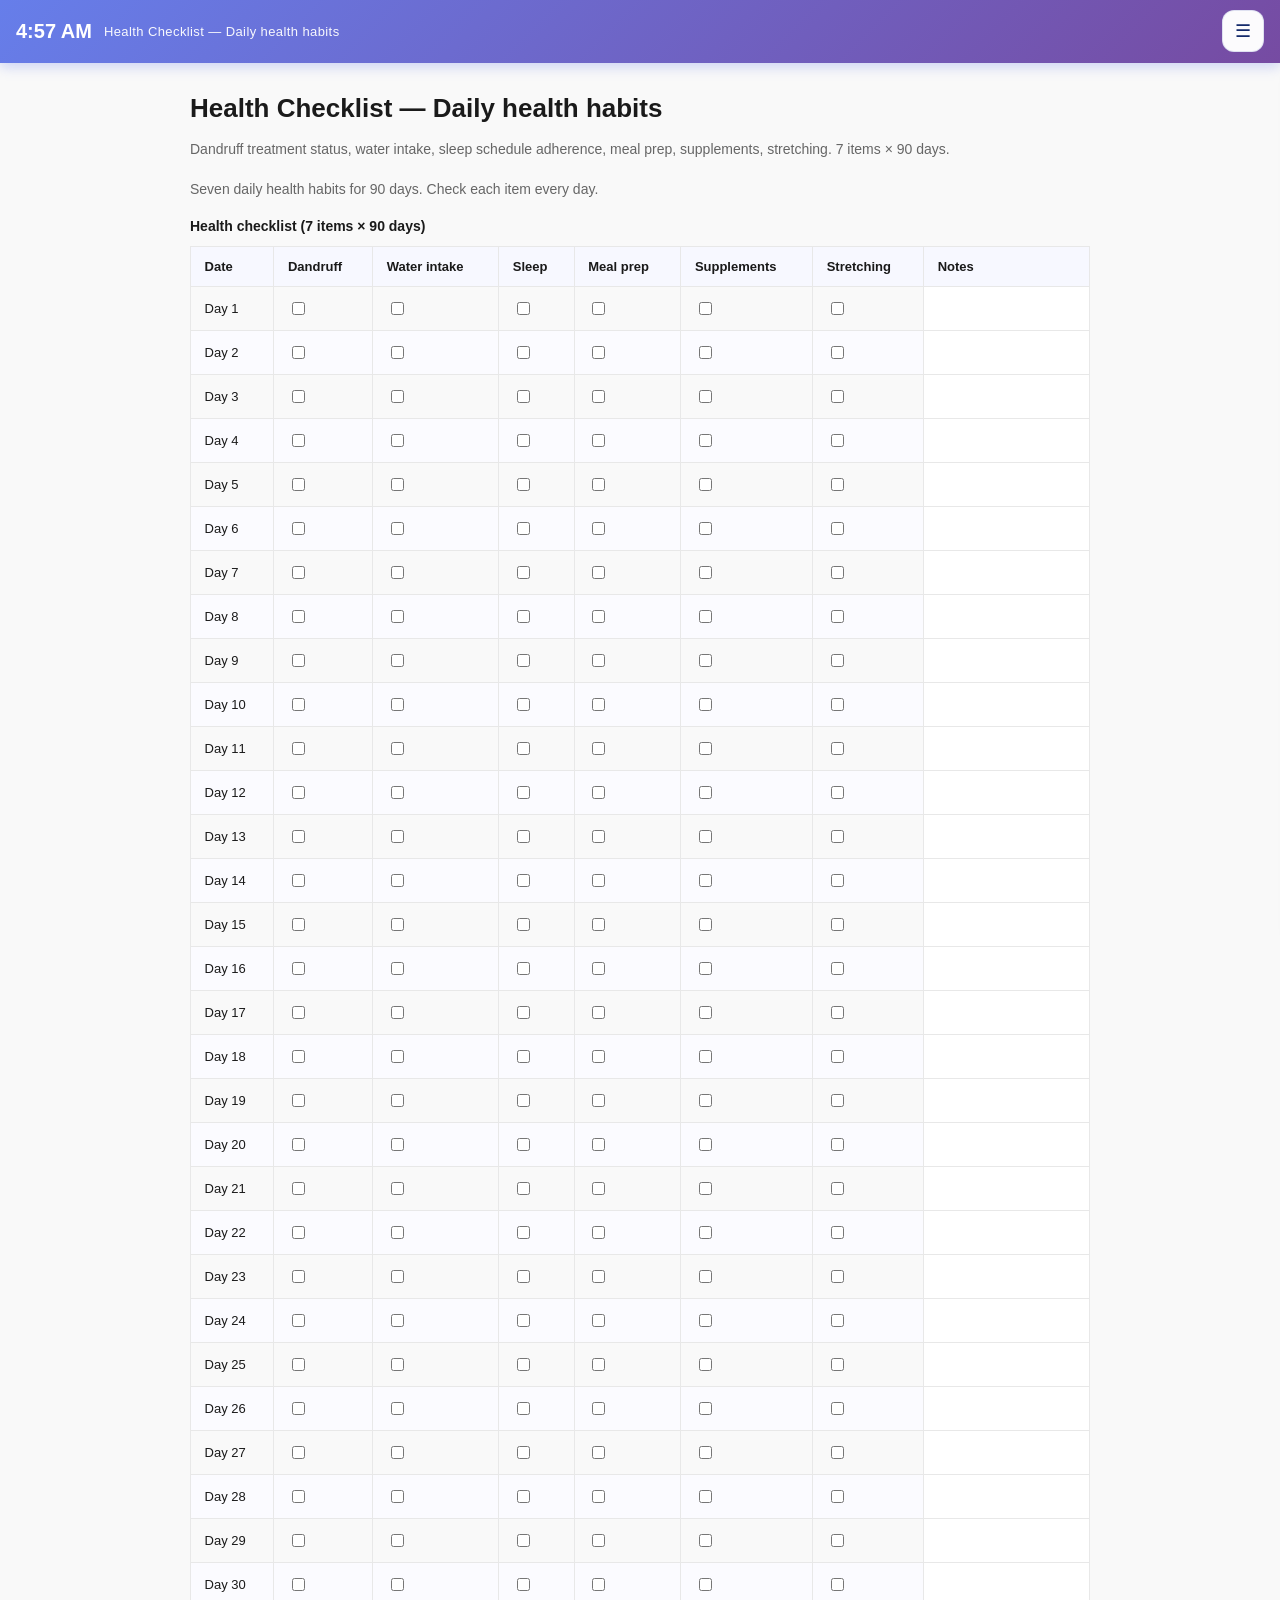
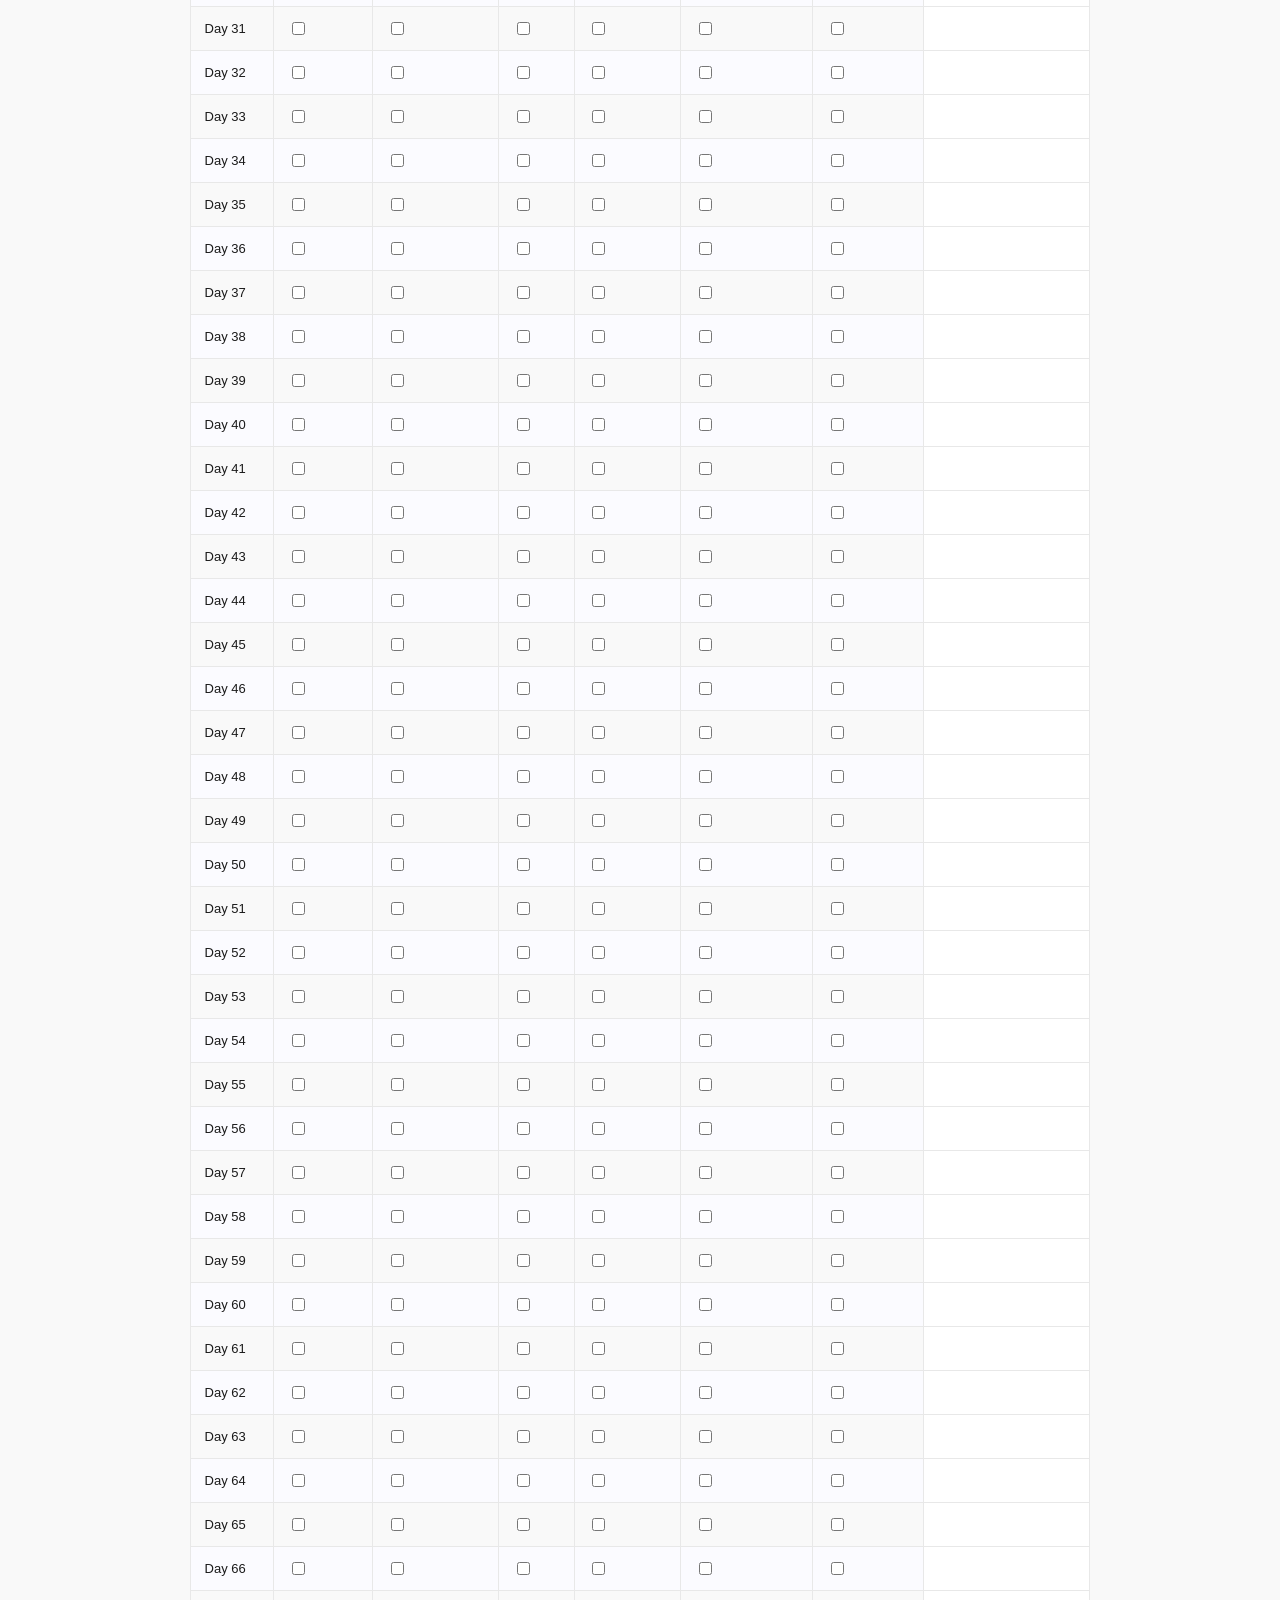
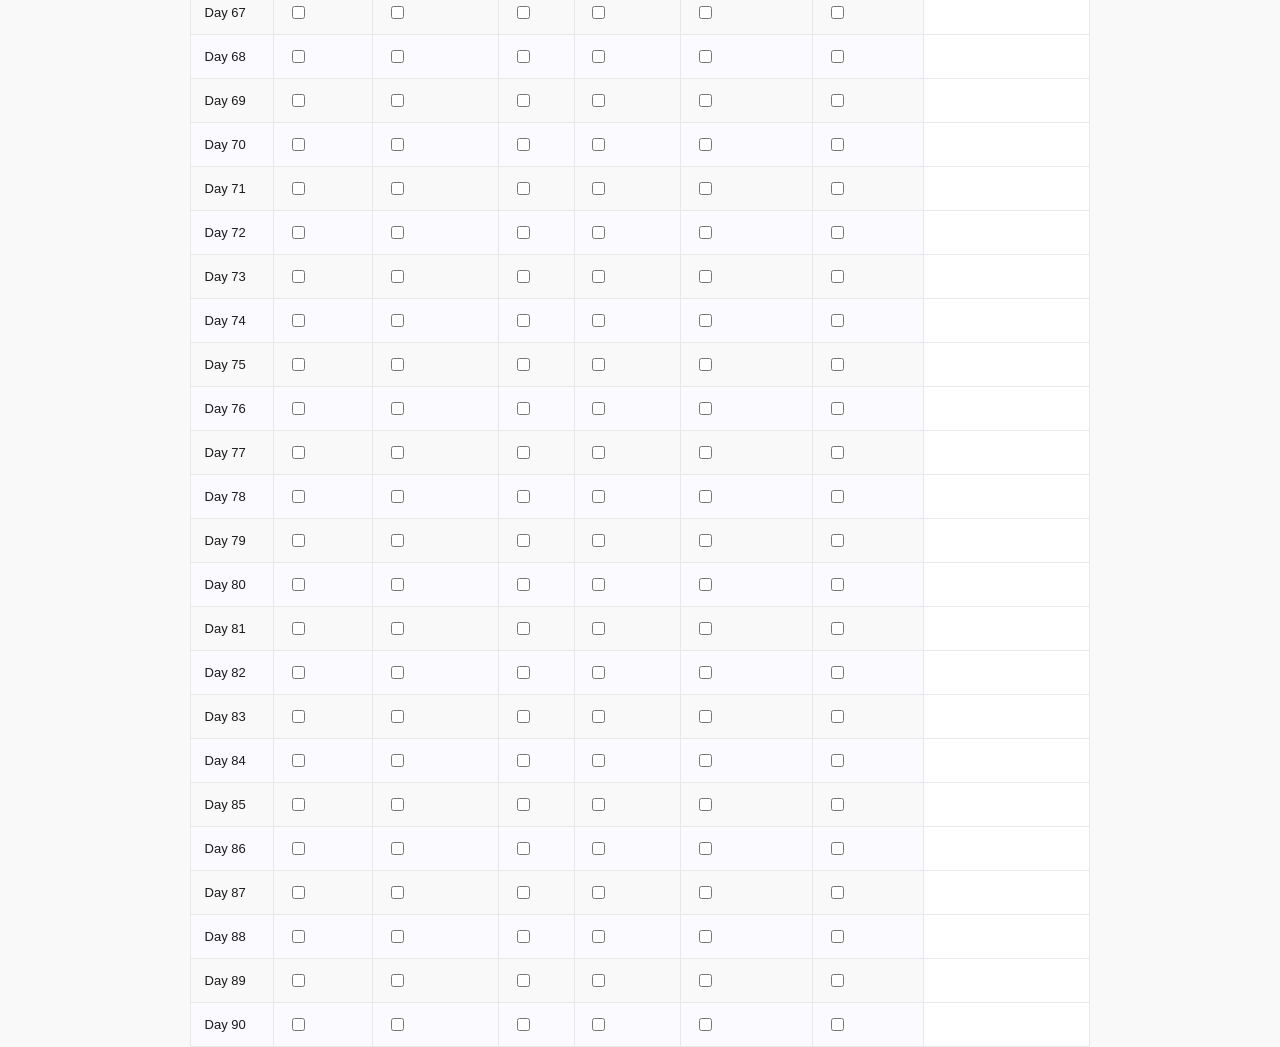
<file: health-checklist.html>
<!DOCTYPE html>
<html lang="en">
<head>
    <meta charset="UTF-8">
    <meta name="viewport" content="width=device-width, initial-scale=1.0">
    <title>Health Checklist — Daily health habits</title>
    <link rel="stylesheet" href="styles.css">
</head>
<body data-page-title="Health Checklist — Daily health habits">

<div class="current-time-display" data-current-task="Health Checklist — Daily health habits">
    <div class="time" id="currentTime">--:-- --</div>
    <div class="activity" id="currentActivity">Loading schedule...</div>
  <button class="menu-toggle" type="button" aria-label="Open menu">☰</button>
</div>

<nav class="site-nav">
    <a href="index.html">Schedule</a>
    <a href="daily-tracker.html">Daily Tracker</a>
    <a href="weekly-summary.html">Weekly Summary</a>
    <a href="course-progress.html">Course Progress</a>
    <a href="fat-loss-tracking.html">Fat Loss Tracking</a>
    <a href="family-time-log.html">Family Time Log</a>
    <a href="freelance-tracker.html">Freelance Tracker</a>
    <a href="health-checklist.html" class="active">Health Checklist</a>
</nav>

<div class="page-content">
<h1 style="font-size: 26px; font-weight: 700; margin-bottom: 0.4rem;">Health Checklist — Daily health habits</h1>
<p class="page-intro">Dandruff treatment status, water intake, sleep schedule adherence, meal prep, supplements, stretching. 7 items × 90 days.</p>
<p class="page-intro">Seven daily health habits for 90 days. Check each item every day.</p>
<table class="tracker-table">
<caption>Health checklist (7 items × 90 days)</caption>
<tr><th>Date</th><th>Dandruff</th><th>Water intake</th><th>Sleep</th><th>Meal prep</th><th>Supplements</th><th>Stretching</th><th>Notes</th></tr>
<tr><td>Day 1</td><td><input type="checkbox"></td><td><input type="checkbox"></td><td><input type="checkbox"></td><td><input type="checkbox"></td><td><input type="checkbox"></td><td><input type="checkbox"></td><td></td></tr>
<tr><td>Day 2</td><td><input type="checkbox"></td><td><input type="checkbox"></td><td><input type="checkbox"></td><td><input type="checkbox"></td><td><input type="checkbox"></td><td><input type="checkbox"></td><td></td></tr>
<tr><td>Day 3</td><td><input type="checkbox"></td><td><input type="checkbox"></td><td><input type="checkbox"></td><td><input type="checkbox"></td><td><input type="checkbox"></td><td><input type="checkbox"></td><td></td></tr>
<tr><td>Day 4</td><td><input type="checkbox"></td><td><input type="checkbox"></td><td><input type="checkbox"></td><td><input type="checkbox"></td><td><input type="checkbox"></td><td><input type="checkbox"></td><td></td></tr>
<tr><td>Day 5</td><td><input type="checkbox"></td><td><input type="checkbox"></td><td><input type="checkbox"></td><td><input type="checkbox"></td><td><input type="checkbox"></td><td><input type="checkbox"></td><td></td></tr>
<tr><td>Day 6</td><td><input type="checkbox"></td><td><input type="checkbox"></td><td><input type="checkbox"></td><td><input type="checkbox"></td><td><input type="checkbox"></td><td><input type="checkbox"></td><td></td></tr>
<tr><td>Day 7</td><td><input type="checkbox"></td><td><input type="checkbox"></td><td><input type="checkbox"></td><td><input type="checkbox"></td><td><input type="checkbox"></td><td><input type="checkbox"></td><td></td></tr>
<tr><td>Day 8</td><td><input type="checkbox"></td><td><input type="checkbox"></td><td><input type="checkbox"></td><td><input type="checkbox"></td><td><input type="checkbox"></td><td><input type="checkbox"></td><td></td></tr>
<tr><td>Day 9</td><td><input type="checkbox"></td><td><input type="checkbox"></td><td><input type="checkbox"></td><td><input type="checkbox"></td><td><input type="checkbox"></td><td><input type="checkbox"></td><td></td></tr>
<tr><td>Day 10</td><td><input type="checkbox"></td><td><input type="checkbox"></td><td><input type="checkbox"></td><td><input type="checkbox"></td><td><input type="checkbox"></td><td><input type="checkbox"></td><td></td></tr>
<tr><td>Day 11</td><td><input type="checkbox"></td><td><input type="checkbox"></td><td><input type="checkbox"></td><td><input type="checkbox"></td><td><input type="checkbox"></td><td><input type="checkbox"></td><td></td></tr>
<tr><td>Day 12</td><td><input type="checkbox"></td><td><input type="checkbox"></td><td><input type="checkbox"></td><td><input type="checkbox"></td><td><input type="checkbox"></td><td><input type="checkbox"></td><td></td></tr>
<tr><td>Day 13</td><td><input type="checkbox"></td><td><input type="checkbox"></td><td><input type="checkbox"></td><td><input type="checkbox"></td><td><input type="checkbox"></td><td><input type="checkbox"></td><td></td></tr>
<tr><td>Day 14</td><td><input type="checkbox"></td><td><input type="checkbox"></td><td><input type="checkbox"></td><td><input type="checkbox"></td><td><input type="checkbox"></td><td><input type="checkbox"></td><td></td></tr>
<tr><td>Day 15</td><td><input type="checkbox"></td><td><input type="checkbox"></td><td><input type="checkbox"></td><td><input type="checkbox"></td><td><input type="checkbox"></td><td><input type="checkbox"></td><td></td></tr>
<tr><td>Day 16</td><td><input type="checkbox"></td><td><input type="checkbox"></td><td><input type="checkbox"></td><td><input type="checkbox"></td><td><input type="checkbox"></td><td><input type="checkbox"></td><td></td></tr>
<tr><td>Day 17</td><td><input type="checkbox"></td><td><input type="checkbox"></td><td><input type="checkbox"></td><td><input type="checkbox"></td><td><input type="checkbox"></td><td><input type="checkbox"></td><td></td></tr>
<tr><td>Day 18</td><td><input type="checkbox"></td><td><input type="checkbox"></td><td><input type="checkbox"></td><td><input type="checkbox"></td><td><input type="checkbox"></td><td><input type="checkbox"></td><td></td></tr>
<tr><td>Day 19</td><td><input type="checkbox"></td><td><input type="checkbox"></td><td><input type="checkbox"></td><td><input type="checkbox"></td><td><input type="checkbox"></td><td><input type="checkbox"></td><td></td></tr>
<tr><td>Day 20</td><td><input type="checkbox"></td><td><input type="checkbox"></td><td><input type="checkbox"></td><td><input type="checkbox"></td><td><input type="checkbox"></td><td><input type="checkbox"></td><td></td></tr>
<tr><td>Day 21</td><td><input type="checkbox"></td><td><input type="checkbox"></td><td><input type="checkbox"></td><td><input type="checkbox"></td><td><input type="checkbox"></td><td><input type="checkbox"></td><td></td></tr>
<tr><td>Day 22</td><td><input type="checkbox"></td><td><input type="checkbox"></td><td><input type="checkbox"></td><td><input type="checkbox"></td><td><input type="checkbox"></td><td><input type="checkbox"></td><td></td></tr>
<tr><td>Day 23</td><td><input type="checkbox"></td><td><input type="checkbox"></td><td><input type="checkbox"></td><td><input type="checkbox"></td><td><input type="checkbox"></td><td><input type="checkbox"></td><td></td></tr>
<tr><td>Day 24</td><td><input type="checkbox"></td><td><input type="checkbox"></td><td><input type="checkbox"></td><td><input type="checkbox"></td><td><input type="checkbox"></td><td><input type="checkbox"></td><td></td></tr>
<tr><td>Day 25</td><td><input type="checkbox"></td><td><input type="checkbox"></td><td><input type="checkbox"></td><td><input type="checkbox"></td><td><input type="checkbox"></td><td><input type="checkbox"></td><td></td></tr>
<tr><td>Day 26</td><td><input type="checkbox"></td><td><input type="checkbox"></td><td><input type="checkbox"></td><td><input type="checkbox"></td><td><input type="checkbox"></td><td><input type="checkbox"></td><td></td></tr>
<tr><td>Day 27</td><td><input type="checkbox"></td><td><input type="checkbox"></td><td><input type="checkbox"></td><td><input type="checkbox"></td><td><input type="checkbox"></td><td><input type="checkbox"></td><td></td></tr>
<tr><td>Day 28</td><td><input type="checkbox"></td><td><input type="checkbox"></td><td><input type="checkbox"></td><td><input type="checkbox"></td><td><input type="checkbox"></td><td><input type="checkbox"></td><td></td></tr>
<tr><td>Day 29</td><td><input type="checkbox"></td><td><input type="checkbox"></td><td><input type="checkbox"></td><td><input type="checkbox"></td><td><input type="checkbox"></td><td><input type="checkbox"></td><td></td></tr>
<tr><td>Day 30</td><td><input type="checkbox"></td><td><input type="checkbox"></td><td><input type="checkbox"></td><td><input type="checkbox"></td><td><input type="checkbox"></td><td><input type="checkbox"></td><td></td></tr>
<tr><td>Day 31</td><td><input type="checkbox"></td><td><input type="checkbox"></td><td><input type="checkbox"></td><td><input type="checkbox"></td><td><input type="checkbox"></td><td><input type="checkbox"></td><td></td></tr>
<tr><td>Day 32</td><td><input type="checkbox"></td><td><input type="checkbox"></td><td><input type="checkbox"></td><td><input type="checkbox"></td><td><input type="checkbox"></td><td><input type="checkbox"></td><td></td></tr>
<tr><td>Day 33</td><td><input type="checkbox"></td><td><input type="checkbox"></td><td><input type="checkbox"></td><td><input type="checkbox"></td><td><input type="checkbox"></td><td><input type="checkbox"></td><td></td></tr>
<tr><td>Day 34</td><td><input type="checkbox"></td><td><input type="checkbox"></td><td><input type="checkbox"></td><td><input type="checkbox"></td><td><input type="checkbox"></td><td><input type="checkbox"></td><td></td></tr>
<tr><td>Day 35</td><td><input type="checkbox"></td><td><input type="checkbox"></td><td><input type="checkbox"></td><td><input type="checkbox"></td><td><input type="checkbox"></td><td><input type="checkbox"></td><td></td></tr>
<tr><td>Day 36</td><td><input type="checkbox"></td><td><input type="checkbox"></td><td><input type="checkbox"></td><td><input type="checkbox"></td><td><input type="checkbox"></td><td><input type="checkbox"></td><td></td></tr>
<tr><td>Day 37</td><td><input type="checkbox"></td><td><input type="checkbox"></td><td><input type="checkbox"></td><td><input type="checkbox"></td><td><input type="checkbox"></td><td><input type="checkbox"></td><td></td></tr>
<tr><td>Day 38</td><td><input type="checkbox"></td><td><input type="checkbox"></td><td><input type="checkbox"></td><td><input type="checkbox"></td><td><input type="checkbox"></td><td><input type="checkbox"></td><td></td></tr>
<tr><td>Day 39</td><td><input type="checkbox"></td><td><input type="checkbox"></td><td><input type="checkbox"></td><td><input type="checkbox"></td><td><input type="checkbox"></td><td><input type="checkbox"></td><td></td></tr>
<tr><td>Day 40</td><td><input type="checkbox"></td><td><input type="checkbox"></td><td><input type="checkbox"></td><td><input type="checkbox"></td><td><input type="checkbox"></td><td><input type="checkbox"></td><td></td></tr>
<tr><td>Day 41</td><td><input type="checkbox"></td><td><input type="checkbox"></td><td><input type="checkbox"></td><td><input type="checkbox"></td><td><input type="checkbox"></td><td><input type="checkbox"></td><td></td></tr>
<tr><td>Day 42</td><td><input type="checkbox"></td><td><input type="checkbox"></td><td><input type="checkbox"></td><td><input type="checkbox"></td><td><input type="checkbox"></td><td><input type="checkbox"></td><td></td></tr>
<tr><td>Day 43</td><td><input type="checkbox"></td><td><input type="checkbox"></td><td><input type="checkbox"></td><td><input type="checkbox"></td><td><input type="checkbox"></td><td><input type="checkbox"></td><td></td></tr>
<tr><td>Day 44</td><td><input type="checkbox"></td><td><input type="checkbox"></td><td><input type="checkbox"></td><td><input type="checkbox"></td><td><input type="checkbox"></td><td><input type="checkbox"></td><td></td></tr>
<tr><td>Day 45</td><td><input type="checkbox"></td><td><input type="checkbox"></td><td><input type="checkbox"></td><td><input type="checkbox"></td><td><input type="checkbox"></td><td><input type="checkbox"></td><td></td></tr>
<tr><td>Day 46</td><td><input type="checkbox"></td><td><input type="checkbox"></td><td><input type="checkbox"></td><td><input type="checkbox"></td><td><input type="checkbox"></td><td><input type="checkbox"></td><td></td></tr>
<tr><td>Day 47</td><td><input type="checkbox"></td><td><input type="checkbox"></td><td><input type="checkbox"></td><td><input type="checkbox"></td><td><input type="checkbox"></td><td><input type="checkbox"></td><td></td></tr>
<tr><td>Day 48</td><td><input type="checkbox"></td><td><input type="checkbox"></td><td><input type="checkbox"></td><td><input type="checkbox"></td><td><input type="checkbox"></td><td><input type="checkbox"></td><td></td></tr>
<tr><td>Day 49</td><td><input type="checkbox"></td><td><input type="checkbox"></td><td><input type="checkbox"></td><td><input type="checkbox"></td><td><input type="checkbox"></td><td><input type="checkbox"></td><td></td></tr>
<tr><td>Day 50</td><td><input type="checkbox"></td><td><input type="checkbox"></td><td><input type="checkbox"></td><td><input type="checkbox"></td><td><input type="checkbox"></td><td><input type="checkbox"></td><td></td></tr>
<tr><td>Day 51</td><td><input type="checkbox"></td><td><input type="checkbox"></td><td><input type="checkbox"></td><td><input type="checkbox"></td><td><input type="checkbox"></td><td><input type="checkbox"></td><td></td></tr>
<tr><td>Day 52</td><td><input type="checkbox"></td><td><input type="checkbox"></td><td><input type="checkbox"></td><td><input type="checkbox"></td><td><input type="checkbox"></td><td><input type="checkbox"></td><td></td></tr>
<tr><td>Day 53</td><td><input type="checkbox"></td><td><input type="checkbox"></td><td><input type="checkbox"></td><td><input type="checkbox"></td><td><input type="checkbox"></td><td><input type="checkbox"></td><td></td></tr>
<tr><td>Day 54</td><td><input type="checkbox"></td><td><input type="checkbox"></td><td><input type="checkbox"></td><td><input type="checkbox"></td><td><input type="checkbox"></td><td><input type="checkbox"></td><td></td></tr>
<tr><td>Day 55</td><td><input type="checkbox"></td><td><input type="checkbox"></td><td><input type="checkbox"></td><td><input type="checkbox"></td><td><input type="checkbox"></td><td><input type="checkbox"></td><td></td></tr>
<tr><td>Day 56</td><td><input type="checkbox"></td><td><input type="checkbox"></td><td><input type="checkbox"></td><td><input type="checkbox"></td><td><input type="checkbox"></td><td><input type="checkbox"></td><td></td></tr>
<tr><td>Day 57</td><td><input type="checkbox"></td><td><input type="checkbox"></td><td><input type="checkbox"></td><td><input type="checkbox"></td><td><input type="checkbox"></td><td><input type="checkbox"></td><td></td></tr>
<tr><td>Day 58</td><td><input type="checkbox"></td><td><input type="checkbox"></td><td><input type="checkbox"></td><td><input type="checkbox"></td><td><input type="checkbox"></td><td><input type="checkbox"></td><td></td></tr>
<tr><td>Day 59</td><td><input type="checkbox"></td><td><input type="checkbox"></td><td><input type="checkbox"></td><td><input type="checkbox"></td><td><input type="checkbox"></td><td><input type="checkbox"></td><td></td></tr>
<tr><td>Day 60</td><td><input type="checkbox"></td><td><input type="checkbox"></td><td><input type="checkbox"></td><td><input type="checkbox"></td><td><input type="checkbox"></td><td><input type="checkbox"></td><td></td></tr>
<tr><td>Day 61</td><td><input type="checkbox"></td><td><input type="checkbox"></td><td><input type="checkbox"></td><td><input type="checkbox"></td><td><input type="checkbox"></td><td><input type="checkbox"></td><td></td></tr>
<tr><td>Day 62</td><td><input type="checkbox"></td><td><input type="checkbox"></td><td><input type="checkbox"></td><td><input type="checkbox"></td><td><input type="checkbox"></td><td><input type="checkbox"></td><td></td></tr>
<tr><td>Day 63</td><td><input type="checkbox"></td><td><input type="checkbox"></td><td><input type="checkbox"></td><td><input type="checkbox"></td><td><input type="checkbox"></td><td><input type="checkbox"></td><td></td></tr>
<tr><td>Day 64</td><td><input type="checkbox"></td><td><input type="checkbox"></td><td><input type="checkbox"></td><td><input type="checkbox"></td><td><input type="checkbox"></td><td><input type="checkbox"></td><td></td></tr>
<tr><td>Day 65</td><td><input type="checkbox"></td><td><input type="checkbox"></td><td><input type="checkbox"></td><td><input type="checkbox"></td><td><input type="checkbox"></td><td><input type="checkbox"></td><td></td></tr>
<tr><td>Day 66</td><td><input type="checkbox"></td><td><input type="checkbox"></td><td><input type="checkbox"></td><td><input type="checkbox"></td><td><input type="checkbox"></td><td><input type="checkbox"></td><td></td></tr>
<tr><td>Day 67</td><td><input type="checkbox"></td><td><input type="checkbox"></td><td><input type="checkbox"></td><td><input type="checkbox"></td><td><input type="checkbox"></td><td><input type="checkbox"></td><td></td></tr>
<tr><td>Day 68</td><td><input type="checkbox"></td><td><input type="checkbox"></td><td><input type="checkbox"></td><td><input type="checkbox"></td><td><input type="checkbox"></td><td><input type="checkbox"></td><td></td></tr>
<tr><td>Day 69</td><td><input type="checkbox"></td><td><input type="checkbox"></td><td><input type="checkbox"></td><td><input type="checkbox"></td><td><input type="checkbox"></td><td><input type="checkbox"></td><td></td></tr>
<tr><td>Day 70</td><td><input type="checkbox"></td><td><input type="checkbox"></td><td><input type="checkbox"></td><td><input type="checkbox"></td><td><input type="checkbox"></td><td><input type="checkbox"></td><td></td></tr>
<tr><td>Day 71</td><td><input type="checkbox"></td><td><input type="checkbox"></td><td><input type="checkbox"></td><td><input type="checkbox"></td><td><input type="checkbox"></td><td><input type="checkbox"></td><td></td></tr>
<tr><td>Day 72</td><td><input type="checkbox"></td><td><input type="checkbox"></td><td><input type="checkbox"></td><td><input type="checkbox"></td><td><input type="checkbox"></td><td><input type="checkbox"></td><td></td></tr>
<tr><td>Day 73</td><td><input type="checkbox"></td><td><input type="checkbox"></td><td><input type="checkbox"></td><td><input type="checkbox"></td><td><input type="checkbox"></td><td><input type="checkbox"></td><td></td></tr>
<tr><td>Day 74</td><td><input type="checkbox"></td><td><input type="checkbox"></td><td><input type="checkbox"></td><td><input type="checkbox"></td><td><input type="checkbox"></td><td><input type="checkbox"></td><td></td></tr>
<tr><td>Day 75</td><td><input type="checkbox"></td><td><input type="checkbox"></td><td><input type="checkbox"></td><td><input type="checkbox"></td><td><input type="checkbox"></td><td><input type="checkbox"></td><td></td></tr>
<tr><td>Day 76</td><td><input type="checkbox"></td><td><input type="checkbox"></td><td><input type="checkbox"></td><td><input type="checkbox"></td><td><input type="checkbox"></td><td><input type="checkbox"></td><td></td></tr>
<tr><td>Day 77</td><td><input type="checkbox"></td><td><input type="checkbox"></td><td><input type="checkbox"></td><td><input type="checkbox"></td><td><input type="checkbox"></td><td><input type="checkbox"></td><td></td></tr>
<tr><td>Day 78</td><td><input type="checkbox"></td><td><input type="checkbox"></td><td><input type="checkbox"></td><td><input type="checkbox"></td><td><input type="checkbox"></td><td><input type="checkbox"></td><td></td></tr>
<tr><td>Day 79</td><td><input type="checkbox"></td><td><input type="checkbox"></td><td><input type="checkbox"></td><td><input type="checkbox"></td><td><input type="checkbox"></td><td><input type="checkbox"></td><td></td></tr>
<tr><td>Day 80</td><td><input type="checkbox"></td><td><input type="checkbox"></td><td><input type="checkbox"></td><td><input type="checkbox"></td><td><input type="checkbox"></td><td><input type="checkbox"></td><td></td></tr>
<tr><td>Day 81</td><td><input type="checkbox"></td><td><input type="checkbox"></td><td><input type="checkbox"></td><td><input type="checkbox"></td><td><input type="checkbox"></td><td><input type="checkbox"></td><td></td></tr>
<tr><td>Day 82</td><td><input type="checkbox"></td><td><input type="checkbox"></td><td><input type="checkbox"></td><td><input type="checkbox"></td><td><input type="checkbox"></td><td><input type="checkbox"></td><td></td></tr>
<tr><td>Day 83</td><td><input type="checkbox"></td><td><input type="checkbox"></td><td><input type="checkbox"></td><td><input type="checkbox"></td><td><input type="checkbox"></td><td><input type="checkbox"></td><td></td></tr>
<tr><td>Day 84</td><td><input type="checkbox"></td><td><input type="checkbox"></td><td><input type="checkbox"></td><td><input type="checkbox"></td><td><input type="checkbox"></td><td><input type="checkbox"></td><td></td></tr>
<tr><td>Day 85</td><td><input type="checkbox"></td><td><input type="checkbox"></td><td><input type="checkbox"></td><td><input type="checkbox"></td><td><input type="checkbox"></td><td><input type="checkbox"></td><td></td></tr>
<tr><td>Day 86</td><td><input type="checkbox"></td><td><input type="checkbox"></td><td><input type="checkbox"></td><td><input type="checkbox"></td><td><input type="checkbox"></td><td><input type="checkbox"></td><td></td></tr>
<tr><td>Day 87</td><td><input type="checkbox"></td><td><input type="checkbox"></td><td><input type="checkbox"></td><td><input type="checkbox"></td><td><input type="checkbox"></td><td><input type="checkbox"></td><td></td></tr>
<tr><td>Day 88</td><td><input type="checkbox"></td><td><input type="checkbox"></td><td><input type="checkbox"></td><td><input type="checkbox"></td><td><input type="checkbox"></td><td><input type="checkbox"></td><td></td></tr>
<tr><td>Day 89</td><td><input type="checkbox"></td><td><input type="checkbox"></td><td><input type="checkbox"></td><td><input type="checkbox"></td><td><input type="checkbox"></td><td><input type="checkbox"></td><td></td></tr>
<tr><td>Day 90</td><td><input type="checkbox"></td><td><input type="checkbox"></td><td><input type="checkbox"></td><td><input type="checkbox"></td><td><input type="checkbox"></td><td><input type="checkbox"></td><td></td></tr>
</table>
</div>

<script src="script.js"></script>
</body>
</html>
</file>
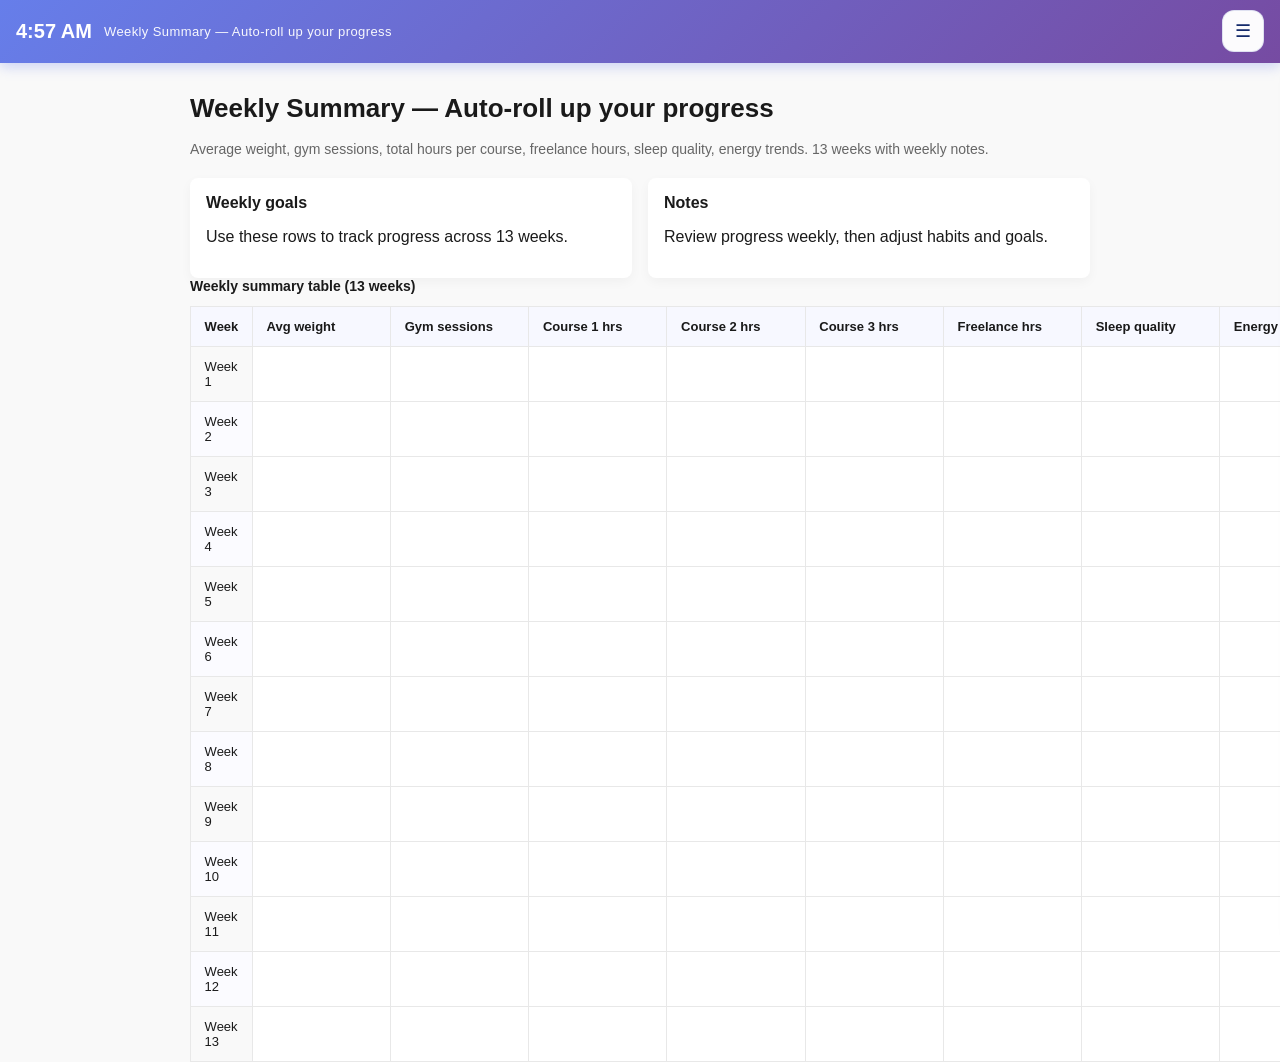
<file: weekly-summary.html>
<!DOCTYPE html>
<html lang="en">
<head>
    <meta charset="UTF-8">
    <meta name="viewport" content="width=device-width, initial-scale=1.0">
    <title>Weekly Summary — Auto-roll up your progress</title>
    <link rel="stylesheet" href="styles.css">
</head>
<body data-page-title="Weekly Summary — Auto-roll up your progress">

<div class="current-time-display" data-current-task="Weekly Summary — Auto-roll up your progress">
    <div class="time" id="currentTime">--:-- --</div>
    <div class="activity" id="currentActivity">Loading schedule...</div>
  <button class="menu-toggle" type="button" aria-label="Open menu">☰</button>
</div>

<nav class="site-nav">
    <a href="index.html">Schedule</a>
    <a href="daily-tracker.html">Daily Tracker</a>
    <a href="weekly-summary.html" class="active">Weekly Summary</a>
    <a href="course-progress.html">Course Progress</a>
    <a href="fat-loss-tracking.html">Fat Loss Tracking</a>
    <a href="family-time-log.html">Family Time Log</a>
    <a href="freelance-tracker.html">Freelance Tracker</a>
    <a href="health-checklist.html">Health Checklist</a>
</nav>

<div class="page-content">
<h1 style="font-size: 26px; font-weight: 700; margin-bottom: 0.4rem;">Weekly Summary — Auto-roll up your progress</h1>
<p class="page-intro">Average weight, gym sessions, total hours per course, freelance hours, sleep quality, energy trends. 13 weeks with weekly notes.</p>
<div class="summary-grid">
<div class="summary-card"><strong>Weekly goals</strong><p>Use these rows to track progress across 13 weeks.</p></div>
<div class="summary-card"><strong>Notes</strong><p>Review progress weekly, then adjust habits and goals.</p></div>
</div>
<table class="tracker-table">
<caption>Weekly summary table (13 weeks)</caption>
<tr><th>Week</th><th>Avg weight</th><th>Gym sessions</th><th>Course 1 hrs</th><th>Course 2 hrs</th><th>Course 3 hrs</th><th>Freelance hrs</th><th>Sleep quality</th><th>Energy trend</th><th>Notes</th></tr>
<tr><td>Week 1</td><td></td><td></td><td></td><td></td><td></td><td></td><td></td><td></td><td></td></tr>
<tr><td>Week 2</td><td></td><td></td><td></td><td></td><td></td><td></td><td></td><td></td><td></td></tr>
<tr><td>Week 3</td><td></td><td></td><td></td><td></td><td></td><td></td><td></td><td></td><td></td></tr>
<tr><td>Week 4</td><td></td><td></td><td></td><td></td><td></td><td></td><td></td><td></td><td></td></tr>
<tr><td>Week 5</td><td></td><td></td><td></td><td></td><td></td><td></td><td></td><td></td><td></td></tr>
<tr><td>Week 6</td><td></td><td></td><td></td><td></td><td></td><td></td><td></td><td></td><td></td></tr>
<tr><td>Week 7</td><td></td><td></td><td></td><td></td><td></td><td></td><td></td><td></td><td></td></tr>
<tr><td>Week 8</td><td></td><td></td><td></td><td></td><td></td><td></td><td></td><td></td><td></td></tr>
<tr><td>Week 9</td><td></td><td></td><td></td><td></td><td></td><td></td><td></td><td></td><td></td></tr>
<tr><td>Week 10</td><td></td><td></td><td></td><td></td><td></td><td></td><td></td><td></td><td></td></tr>
<tr><td>Week 11</td><td></td><td></td><td></td><td></td><td></td><td></td><td></td><td></td><td></td></tr>
<tr><td>Week 12</td><td></td><td></td><td></td><td></td><td></td><td></td><td></td><td></td><td></td></tr>
<tr><td>Week 13</td><td></td><td></td><td></td><td></td><td></td><td></td><td></td><td></td><td></td></tr>
</table>
</div>

<script src="script.js"></script>
</body>
</html>
</file>
<file: styles.css>
* {
    --color-background-primary: #ffffff;
    --color-background-secondary: #f5f5f5;
    --color-text-primary: #1a1a1a;
    --color-text-secondary: #666666;
    --color-border-tertiary: #e0e0e0;
    --font-sans: -apple-system, BlinkMacSystemFont, 'Segoe UI', Roboto, sans-serif;
    --border-radius-md: 8px;
    --border-radius-lg: 12px;
}

body {
    background: #f9f9f9;
    color: var(--color-text-primary);
    font-family: var(--font-sans);
    margin: 0;
    padding: 0;
}

.current-time-display {
    position: fixed;
    top: 0;
    left: 0;
    right: 0;
    z-index: 1000;
    background: linear-gradient(135deg, #667eea 0%, #764ba2 100%);
    color: white;
    padding: 0.65rem 1rem;
    box-shadow: 0 4px 12px rgba(102, 126, 234, 0.3);
    transition: all 0.3s ease;
    width: 100%;
    box-sizing: border-box;
    display: flex;
    align-items: center;
    justify-content: space-between;
    gap: 0.75rem;
    min-height: 52px;
}

.current-time-display .time {
    font-size: 16px;
    font-weight: 700;
    margin: 0;
    line-height: 1.1;
    white-space: nowrap;
    overflow: hidden;
    text-overflow: ellipsis;
}

.current-time-display .activity {
    font-size: 12px;
    font-weight: 500;
    opacity: 0.92;
    letter-spacing: 0.35px;
    transition: font-size 0.3s ease, opacity 0.3s ease;
    margin: 0;
    line-height: 1.2;
    min-width: 0;
    overflow: hidden;
    text-overflow: ellipsis;
}

.current-time-display .menu-toggle {
    position: static;
    margin: 0;
    margin-left: auto;
}

.site-nav {
    display: flex;
    flex-direction: column;
    justify-content: flex-start;
    gap: 0.5rem;
    position: fixed;
    top: 52px;
    right: 0;
    width: 260px;
    height: calc(100vh - 52px);
    padding: 1rem;
    margin: 0;
    text-align: left;
    background: rgba(255, 255, 255, 0.95);
    border-left: 1px solid rgba(0, 0, 0, 0.08);
    box-shadow: -8px 14px 28px rgba(0, 0, 0, 0.08);
    transform: translateX(110%);
    transition: transform 0.25s ease;
    overflow-y: auto;
    z-index: 1050;
}

.site-nav.open {
    transform: translateX(0);
}

.site-nav a {
    display: block;
    width: 100%;
    padding: 0.85rem 1rem;
    border-radius: 14px;
    background: transparent;
    color: #111;
    text-decoration: none;
    font-size: 14px;
    font-weight: 600;
    border: 1px solid rgba(0, 0, 0, 0.06);
    transition: background 0.2s ease, color 0.2s ease, border-color 0.2s ease;
}

.site-nav a:hover,
.site-nav a.active {
    background: rgba(0, 0, 0, 0.04);
    color: #000;
    border-color: rgba(0, 0, 0, 0.12);
}

.menu-toggle {
    display: inline-flex;
    align-items: center;
    justify-content: center;
    width: 42px;
    height: 42px;
    min-width: 42px;
    min-height: 42px;
    background: rgba(255, 255, 255, 0.98);
    border: 1px solid rgba(70, 91, 173, 0.16);
    border-radius: 12px;
    color: #142a6b;
    font-size: 18px;
    padding: 0;
    cursor: pointer;
    transition: transform 0.2s ease, background 0.2s ease;
}

.menu-toggle:hover {
    transform: translateY(-1px);
    background: #f1f4ff;
}

.page-content {
    padding-top: 76px;
    max-width: 900px;
    margin: 0 auto;
}

.page-intro {
    font-size: 14px;
    color: var(--color-text-secondary);
    margin-bottom: 1rem;
    line-height: 1.7;
}

.section-header {
    font-size: 18px;
    font-weight: 600;
    margin: 1.75rem 0 0.75rem;
}

.tracker-table {
    width: 100%;
    border-collapse: collapse;
    font-size: 13px;
}

.tracker-table th,
.tracker-table td {
    border: 1px solid #e8e8e8;
    padding: 0.75rem 0.85rem;
    text-align: left;
}

.tracker-table th {
    background: #f7f8ff;
    color: var(--color-text-primary);
    font-weight: 600;
}

.tracker-table tbody tr:nth-child(odd) {
    background: #fbfbff;
}

.tracker-table caption {
    caption-side: top;
    font-size: 14px;
    font-weight: 600;
    margin-bottom: 0.75rem;
    text-align: left;
}

.summary-grid {
    display: grid;
    grid-template-columns: repeat(auto-fit, minmax(220px, 1fr));
    gap: 1rem;
}

.summary-card {
    background: white;
    border-radius: var(--border-radius-md);
    padding: 1rem;
    box-shadow: 0 4px 12px rgba(0,0,0,0.04);
}

.tracker-table td[contenteditable="true"] {
    min-width: 110px;
    background: #ffffff;
    outline: none;
    transition: background 0.2s ease, box-shadow 0.2s ease;
}

.tracker-table td[contenteditable="true"]:focus {
    background: #f6f8ff;
    box-shadow: inset 0 0 0 2px rgba(102, 126, 234, 0.25);
}

@media (max-width: 768px) {
    .site-nav {
        display: flex;
        position: fixed;
        top: 62px;
        right: 0;
        width: 280px;
        height: calc(100vh - 62px);
        z-index: 1100;
        flex-direction: column;
        align-items: stretch;
        gap: 0.5rem;
        padding: 0.85rem;
        background: rgba(255, 255, 255, 0.98);
        border-radius: 0 0 0 18px;
        border-left: 1px solid rgba(200, 210, 255, 0.45);
        box-shadow: -12px 20px 40px rgba(16, 24, 79, 0.12);
        transform: translateX(110%);
        transition: transform 0.3s ease;
        overflow-y: auto;
    }

    .site-nav.open {
        transform: translateX(0);
    }

    .site-nav a {
        width: 100%;
        justify-content: flex-start;
        padding-left: 1rem;
        border-radius: 14px;
    }

    .menu-toggle {
        display: inline-flex;
    }

    .page-content {
        padding-top: 76px;
        margin: 0 0.75rem;
    }

    body.scrolled-state .page-content {
        padding-top: 76px;
    }
}

@media (max-width: 480px) {
    .site-nav {
        width: 240px;
    }

    .page-content {
        padding-top: 76px;
    }
}

.current-time-display .time {
    font-size: 20px;
    font-weight: 700;
    margin: 0;
    transition: font-size 0.3s ease;
}

.current-time-display .activity {
    font-size: 13px;
    font-weight: 500;
    opacity: 0.95;
    letter-spacing: 0.4px;
    transition: font-size 0.3s ease, opacity 0.3s ease;
    margin: 0;
}

/* Minimalist scrolled state */
.current-time-display.scrolled {
    padding: 0.5rem 1.5rem;
    box-shadow: 0 2px 8px rgba(102, 126, 234, 0.2);
}

.current-time-display.scrolled .time {
    font-size: 20px;
    margin-bottom: 0;
}

.current-time-display.scrolled .activity {
    font-size: 12px;
    opacity: 0.8;
    display: none;
}

.schedule-item.current {
    background: linear-gradient(135deg, rgba(102, 126, 234, 0.08) 0%, rgba(118, 75, 162, 0.08) 100%);
    border-left-width: 6px !important;
    box-shadow: 0 0 0 1px rgba(102, 126, 234, 0.4), 0 8px 24px rgba(102, 126, 234, 0.15);
    transform: scale(1.02);
    transform-origin: left center;
    transition: all 0.3s ease;
}

.schedule-item.current::before {
    content: '★ CURRENT';
    display: block;
    color: #667eea;
    font-size: 11px;
    font-weight: 700;
    letter-spacing: 1px;
    margin-bottom: 0.5rem;
    text-transform: uppercase;
}

.schedule-item {
    transition: all 0.3s ease;
}

.schedule-item:not(.current) {
    opacity: 0.7;
}

/* Mobile Responsive - Thin Fixed Header */
@media (max-width: 768px) {
    .current-time-display {
        position: fixed;
        top: 0;
        left: 0;
        right: 0;
        width: 100%;
        padding: 0.75rem 1rem;
        min-height: 52px;
        display: flex;
        flex-wrap: wrap;
        align-items: center;
        justify-content: space-between;
        background: linear-gradient(135deg, #667eea 0%, #764ba2 100%);
        box-shadow: 0 4px 12px rgba(102, 126, 234, 0.3);
        z-index: 1000;
        padding-right: 3.2rem;
    }

    .current-time-display .time {
        font-size: 15px;
        font-weight: 700;
        margin: 0;
    }

    .current-time-display .activity {
        font-size: 11px;
        margin: 0;
        opacity: 0.92;
    }

    .current-time-display.scrolled {
        padding: 0.55rem 1rem;
    }

    .current-time-display.scrolled .time {
        font-size: 15px;
    }

    .current-time-display.scrolled .activity {
        font-size: 10px;
    }

    body {
        padding-top: 52px;
    }

    body.scrolled-state {
        padding-top: 52px;
    }
}

@media (max-width: 480px) {
    .current-time-display {
        padding: 0.7rem 1rem;
    }

    .current-time-display .time {
        font-size: 14px;
    }

    .current-time-display .activity {
        font-size: 10px;
    }
}
</file>
